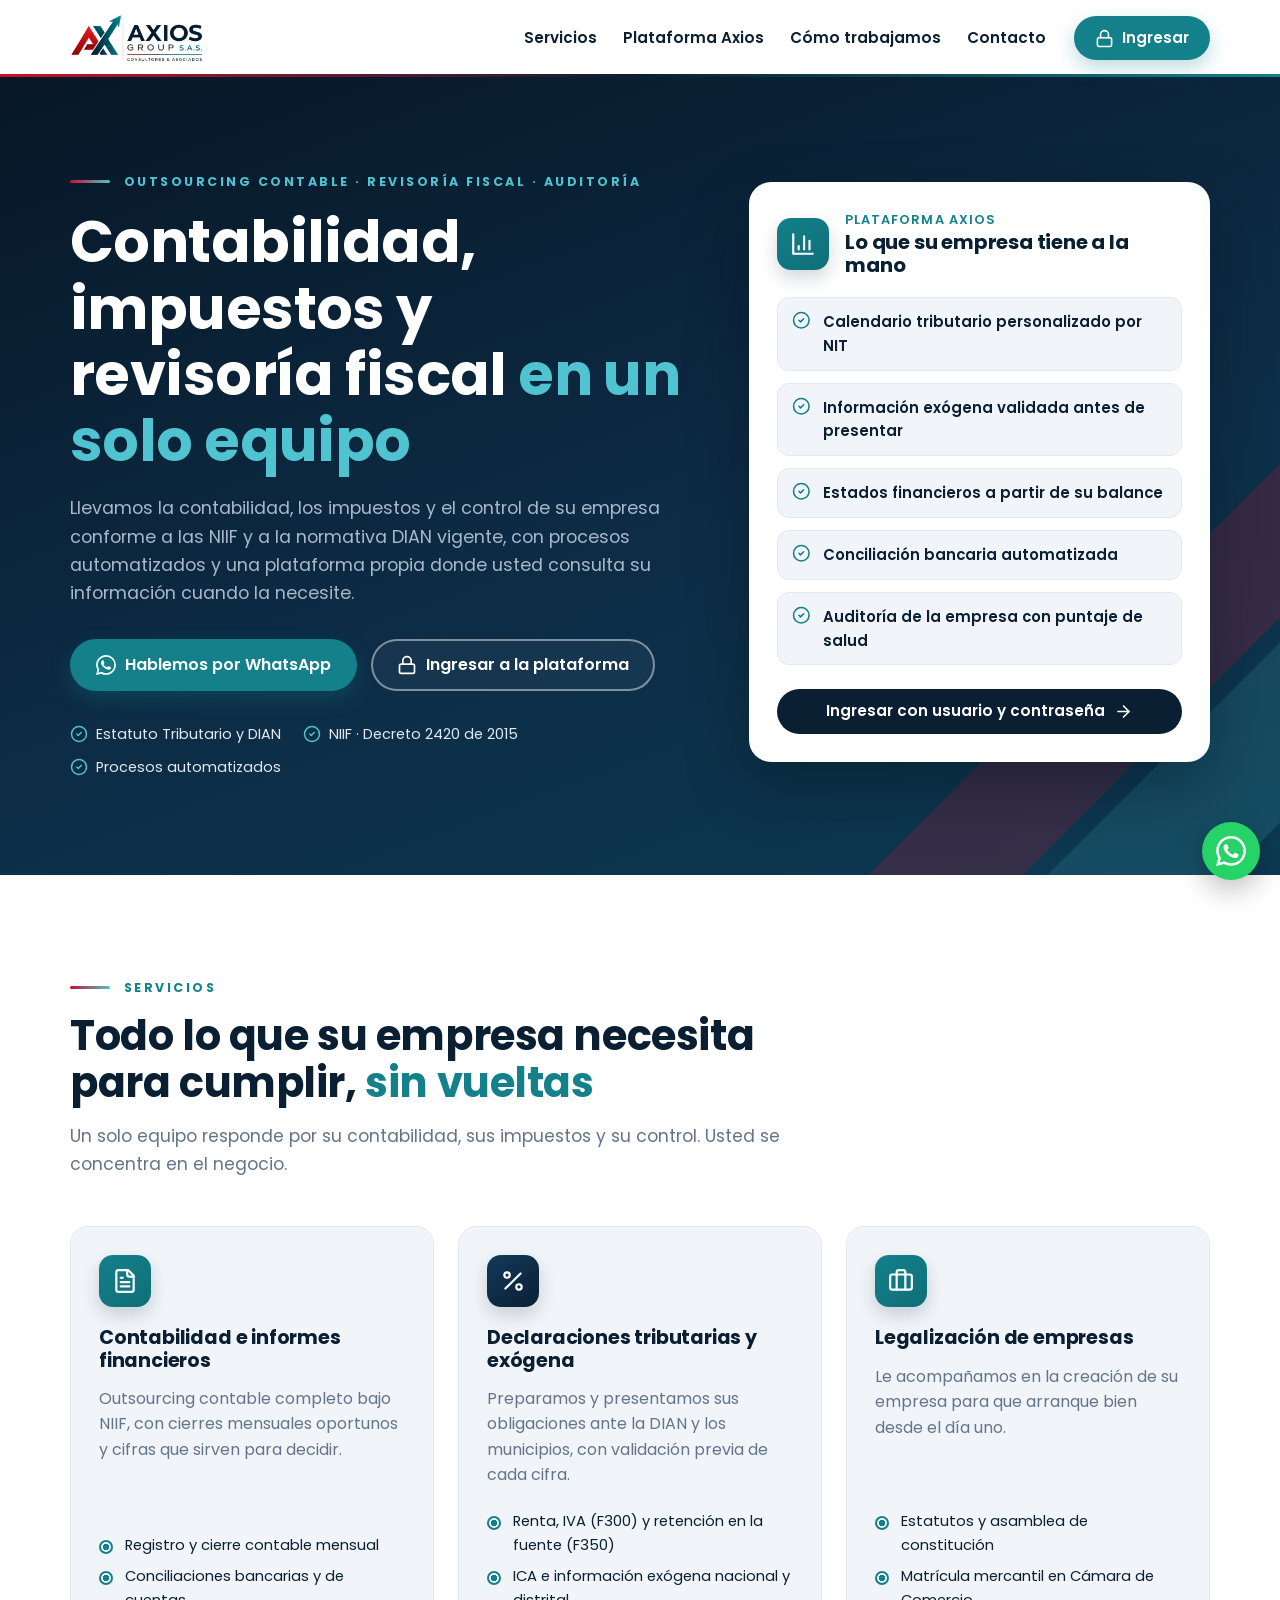
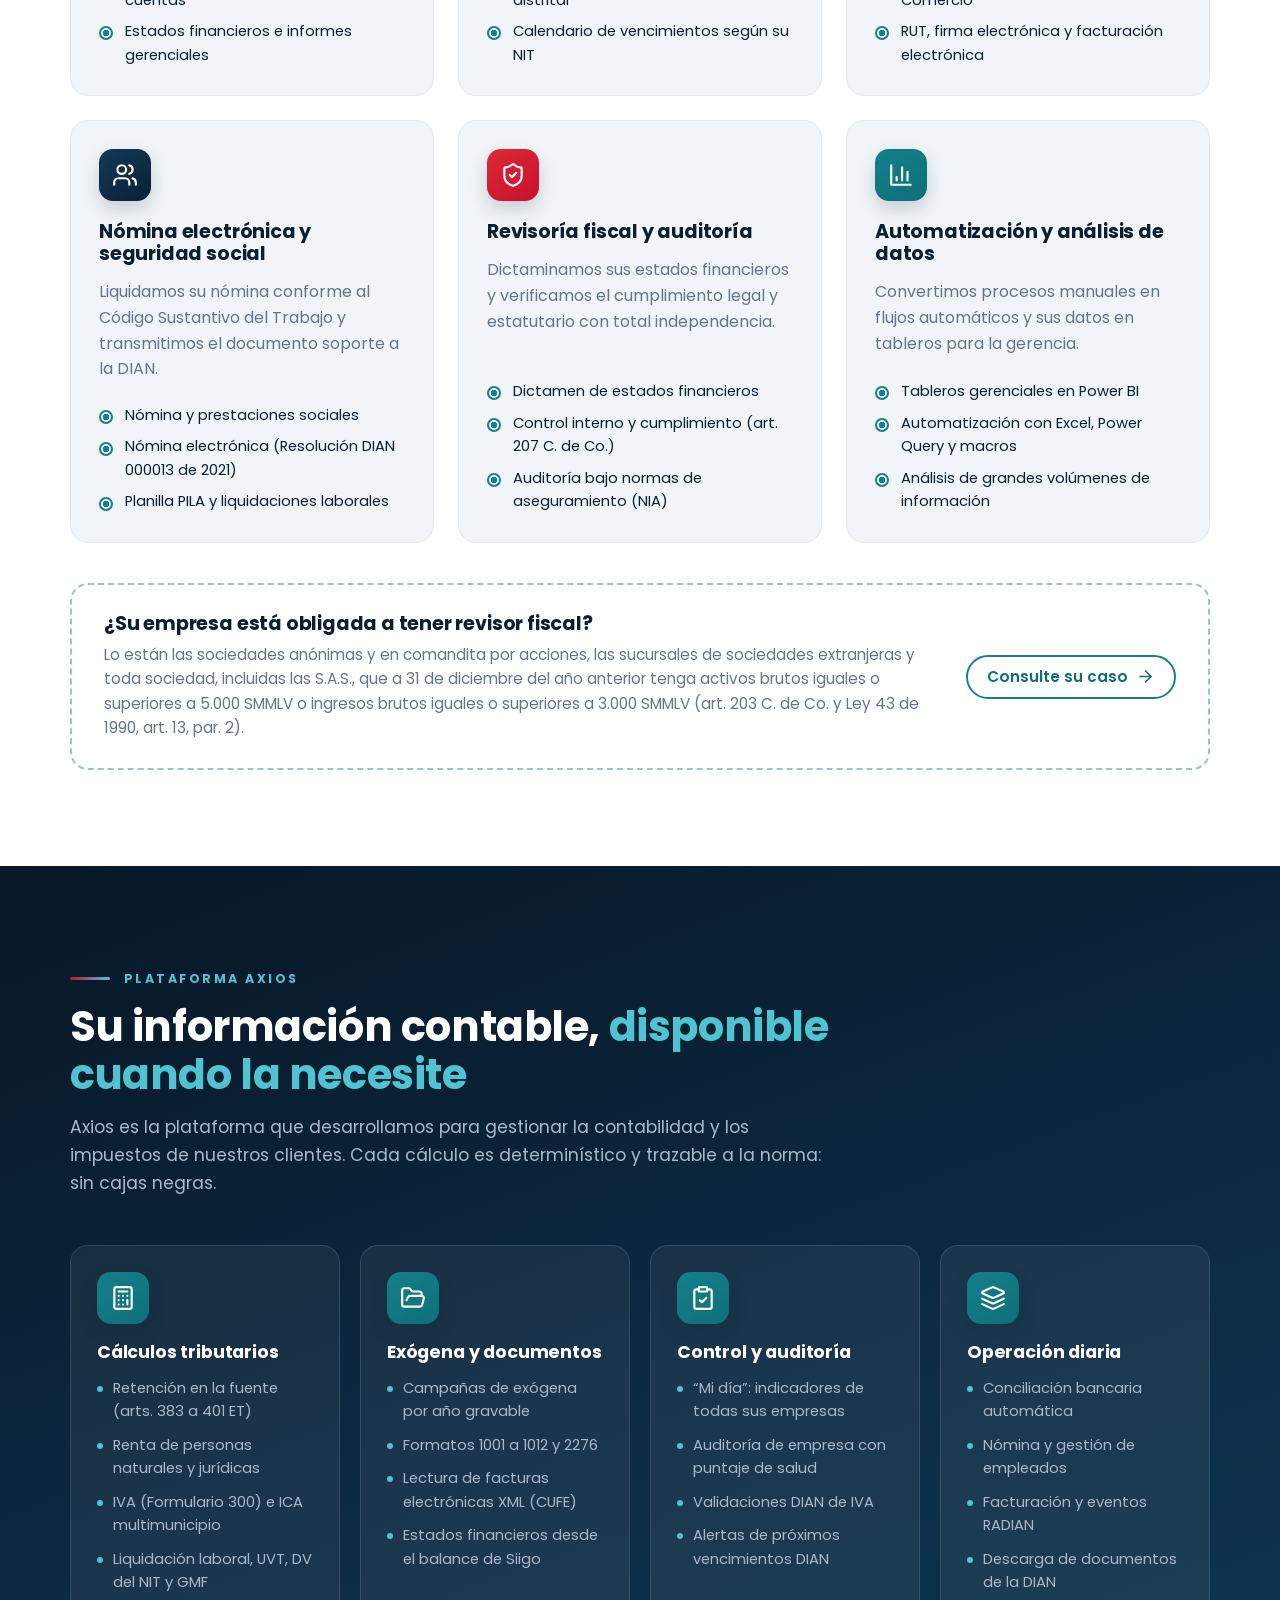
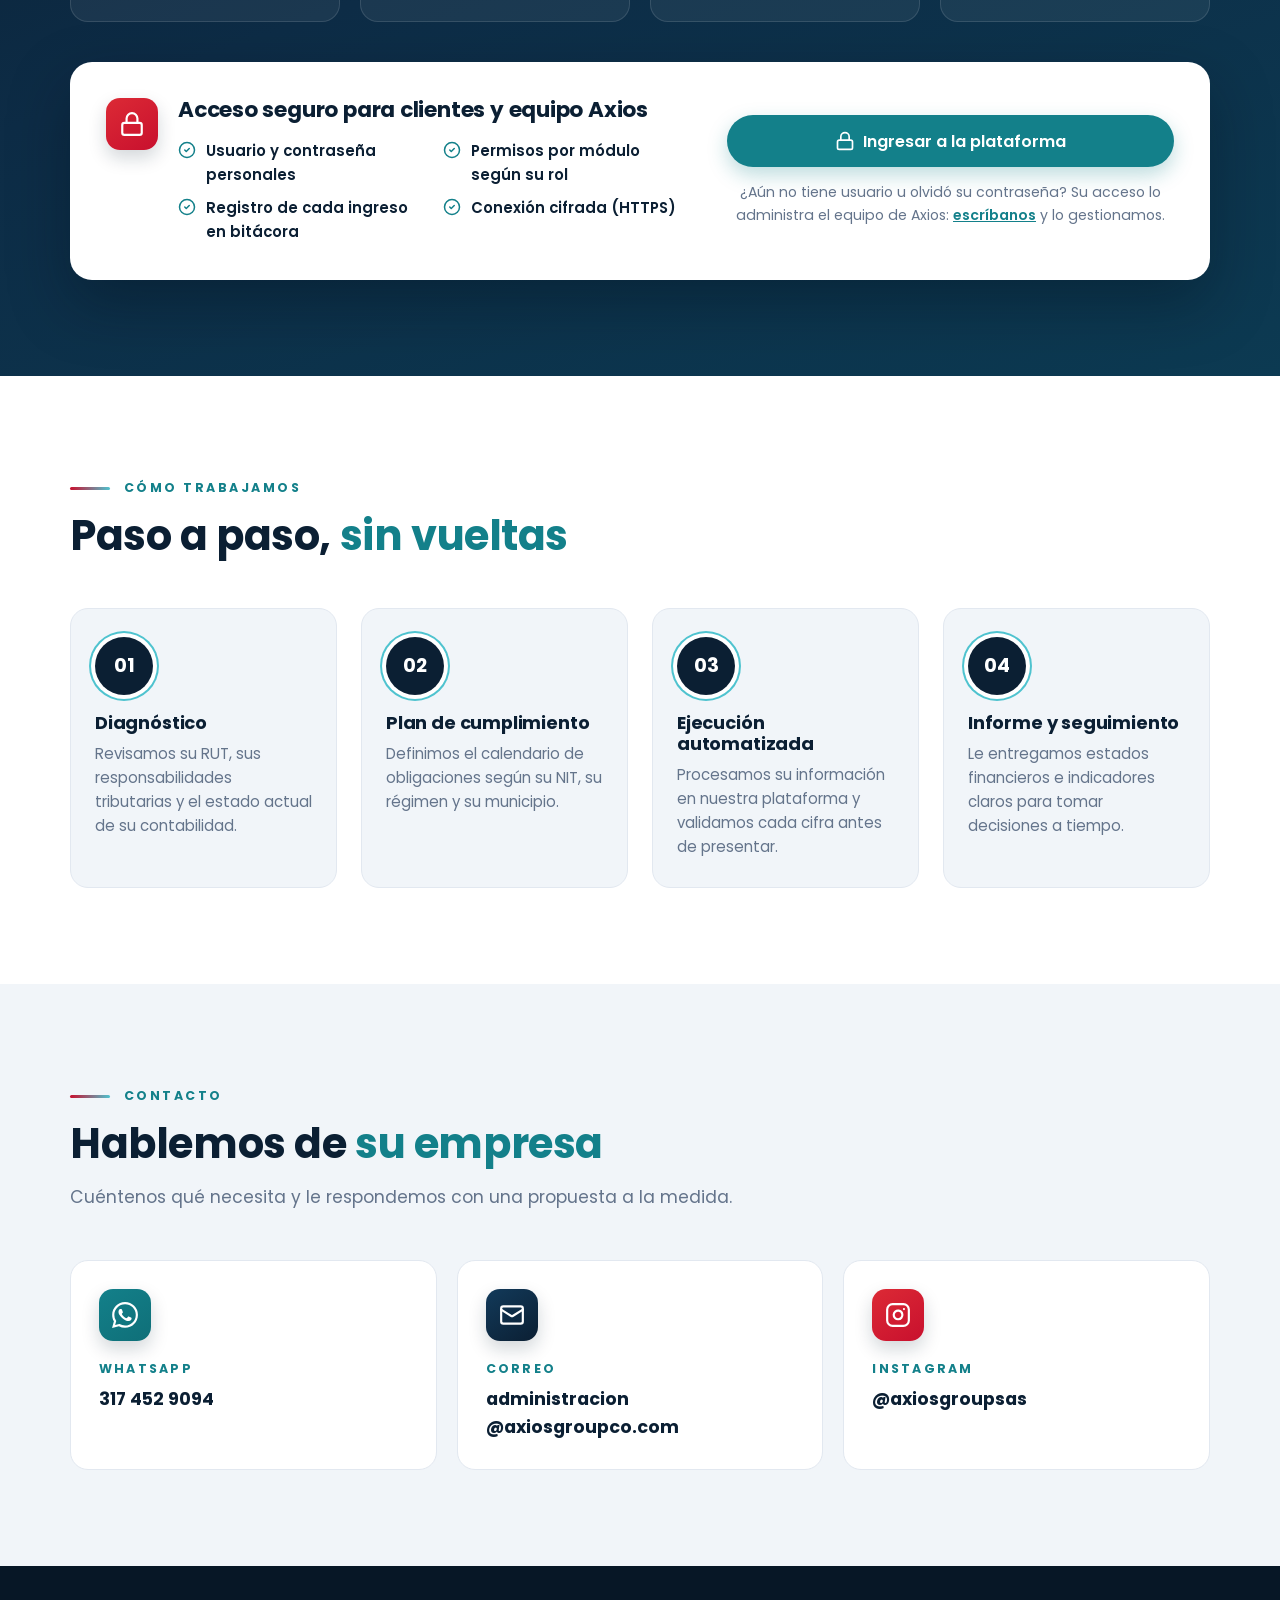
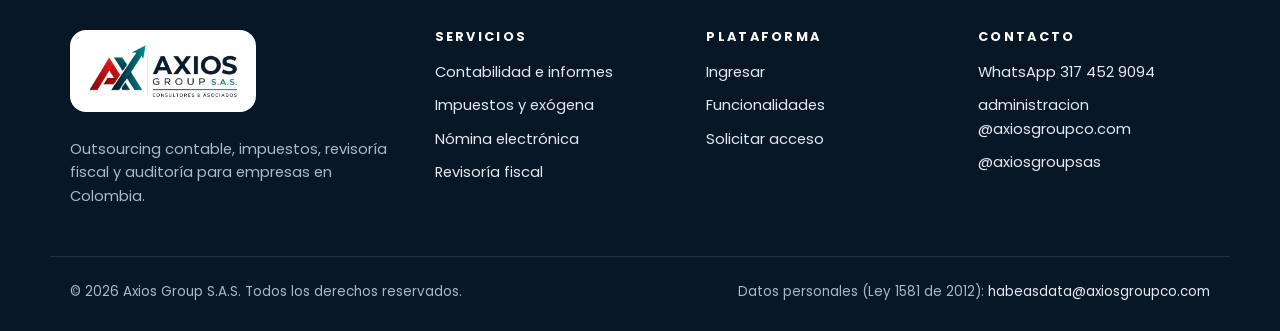
<file: index.html>
<!doctype html>
<html lang="es-CO">
<head>
  <meta charset="utf-8">
  <meta name="viewport" content="width=device-width, initial-scale=1">
  <meta http-equiv="Content-Security-Policy" content="default-src 'self'; img-src 'self' data:; style-src 'self'; font-src 'self'; script-src 'self'; connect-src 'self'; object-src 'none'; base-uri 'self'; form-action 'none'; upgrade-insecure-requests">
  <meta name="referrer" content="strict-origin-when-cross-origin">
  <title>Axios Group S.A.S. | Contabilidad, impuestos y revisoría fiscal</title>
  <meta name="description" content="Outsourcing contable, declaraciones tributarias, exógena, nómina electrónica, legalización de empresas, revisoría fiscal y auditoría en Colombia. Ingrese a la plataforma Axios con su usuario y contraseña.">
  <link rel="canonical" href="https://www.axiosgroupco.com/">
  <meta name="theme-color" content="#0b1f33">

  <meta property="og:type" content="website">
  <meta property="og:locale" content="es_CO">
  <meta property="og:site_name" content="Axios Group S.A.S.">
  <meta property="og:title" content="Axios Group S.A.S. | Contabilidad, impuestos y revisoría fiscal en un solo equipo">
  <meta property="og:description" content="Outsourcing contable, impuestos, nómina electrónica, revisoría fiscal y auditoría en Colombia, con una plataforma propia para nuestros clientes.">
  <meta property="og:url" content="https://www.axiosgroupco.com/">
  <meta property="og:image" content="https://www.axiosgroupco.com/assets/img/og-axios.png">
  <meta property="og:image:width" content="1200">
  <meta property="og:image:height" content="630">
  <meta name="twitter:card" content="summary_large_image">

  <link rel="icon" href="favicon.ico" sizes="any">
  <link rel="icon" type="image/png" href="assets/img/favicon-32.png" sizes="32x32">
  <link rel="apple-touch-icon" href="assets/img/apple-touch-icon.png">

  <link rel="preload" href="assets/fonts/poppins-700.woff2" as="font" type="font/woff2" crossorigin>
  <link rel="preload" href="assets/fonts/poppins-400.woff2" as="font" type="font/woff2" crossorigin>
  <link rel="stylesheet" href="assets/css/styles.css">
  <script src="assets/js/main.js" defer></script>

  <script type="application/ld+json">
  {
    "@context": "https://schema.org",
    "@type": "AccountingService",
    "name": "Axios Group S.A.S.",
    "alternateName": "Axios Group Consultores & Asociados",
    "url": "https://www.axiosgroupco.com/",
    "logo": "https://www.axiosgroupco.com/assets/img/logo-axios.png",
    "image": "https://www.axiosgroupco.com/assets/img/og-axios.png",
    "email": "administracion@axiosgroupco.com",
    "telephone": "+57 317 452 9094",
    "areaServed": { "@type": "Country", "name": "Colombia" },
    "sameAs": ["https://www.instagram.com/axiosgroupsas/"],
    "knowsAbout": ["Contabilidad NIIF", "Impuestos DIAN", "Información exógena", "Nómina electrónica", "Revisoría fiscal", "Auditoría"]
  }
  </script>
</head>
<body>
  <!-- Íconos (trazos estilo Lucide, licencia ISC) -->
  <svg class="sprite" aria-hidden="true" xmlns="http://www.w3.org/2000/svg">
    <symbol id="i-file" viewBox="0 0 24 24"><path d="M15 2H6a2 2 0 0 0-2 2v16a2 2 0 0 0 2 2h12a2 2 0 0 0 2-2V7Z"/><path d="M14 2v4a2 2 0 0 0 2 2h4"/><path d="M16 13H8"/><path d="M16 17H8"/><path d="M10 9H8"/></symbol>
    <symbol id="i-percent" viewBox="0 0 24 24"><path d="M19 5 5 19"/><circle cx="6.5" cy="6.5" r="2.5"/><circle cx="17.5" cy="17.5" r="2.5"/></symbol>
    <symbol id="i-briefcase" viewBox="0 0 24 24"><path d="M16 20V4a2 2 0 0 0-2-2h-4a2 2 0 0 0-2 2v16"/><rect width="20" height="14" x="2" y="6" rx="2"/></symbol>
    <symbol id="i-users" viewBox="0 0 24 24"><path d="M16 21v-2a4 4 0 0 0-4-4H6a4 4 0 0 0-4 4v2"/><circle cx="9" cy="7" r="4"/><path d="M22 21v-2a4 4 0 0 0-3-3.87"/><path d="M16 3.13a4 4 0 0 1 0 7.75"/></symbol>
    <symbol id="i-shield" viewBox="0 0 24 24"><path d="M20 13c0 5-3.5 7.5-7.66 8.95a1 1 0 0 1-.67-.01C7.5 20.5 4 18 4 13V6a1 1 0 0 1 1-1c2 0 4.5-1.2 6.24-2.72a1.17 1.17 0 0 1 1.52 0C14.51 3.81 17 5 19 5a1 1 0 0 1 1 1z"/><path d="m9 12 2 2 4-4"/></symbol>
    <symbol id="i-chart" viewBox="0 0 24 24"><path d="M3 3v18h18"/><path d="M18 17V9"/><path d="M13 17V5"/><path d="M8 17v-3"/></symbol>
    <symbol id="i-lock" viewBox="0 0 24 24"><rect width="18" height="11" x="3" y="11" rx="2"/><path d="M7 11V7a5 5 0 0 1 10 0v4"/></symbol>
    <symbol id="i-check" viewBox="0 0 24 24"><circle cx="12" cy="12" r="10"/><path d="m9 12 2 2 4-4"/></symbol>
    <symbol id="i-arrow" viewBox="0 0 24 24"><path d="M5 12h14"/><path d="m12 5 7 7-7 7"/></symbol>
    <symbol id="i-mail" viewBox="0 0 24 24"><rect width="20" height="16" x="2" y="4" rx="2"/><path d="m22 7-8.97 5.7a1.94 1.94 0 0 1-2.06 0L2 7"/></symbol>
    <symbol id="i-instagram" viewBox="0 0 24 24"><rect width="20" height="20" x="2" y="2" rx="5"/><path d="M16 11.37A4 4 0 1 1 12.63 8 4 4 0 0 1 16 11.37z"/><path d="M17.5 6.5h.01"/></symbol>
    <symbol id="i-menu" viewBox="0 0 24 24"><path d="M4 6h16"/><path d="M4 12h16"/><path d="M4 18h16"/></symbol>
    <symbol id="i-close" viewBox="0 0 24 24"><path d="M18 6 6 18"/><path d="m6 6 12 12"/></symbol>
    <symbol id="i-calculator" viewBox="0 0 24 24"><rect width="16" height="20" x="4" y="2" rx="2"/><path d="M8 6h8"/><path d="M16 14v4"/><path d="M16 10h.01"/><path d="M12 10h.01"/><path d="M8 10h.01"/><path d="M12 14h.01"/><path d="M8 14h.01"/><path d="M12 18h.01"/><path d="M8 18h.01"/></symbol>
    <symbol id="i-folder" viewBox="0 0 24 24"><path d="m6 14 1.5-2.9A2 2 0 0 1 9.24 10H20a2 2 0 0 1 1.94 2.5l-1.54 6a2 2 0 0 1-1.95 1.5H4a2 2 0 0 1-2-2V5a2 2 0 0 1 2-2h3.9a2 2 0 0 1 1.69.9l.81 1.2a2 2 0 0 0 1.67.9H18a2 2 0 0 1 2 2v2"/></symbol>
    <symbol id="i-clipboard" viewBox="0 0 24 24"><rect width="8" height="4" x="8" y="2" rx="1"/><path d="M16 4h2a2 2 0 0 1 2 2v14a2 2 0 0 1-2 2H6a2 2 0 0 1-2-2V6a2 2 0 0 1 2-2h2"/><path d="m9 14 2 2 4-4"/></symbol>
    <symbol id="i-layers" viewBox="0 0 24 24"><path d="M12.83 2.18a2 2 0 0 0-1.66 0L2.6 6.08a1 1 0 0 0 0 1.83l8.58 3.91a2 2 0 0 0 1.66 0l8.58-3.9a1 1 0 0 0 0-1.83Z"/><path d="m22 17.65-9.17 4.16a2 2 0 0 1-1.66 0L2 17.65"/><path d="m22 12.65-9.17 4.16a2 2 0 0 1-1.66 0L2 12.65"/></symbol>
    <symbol id="i-whatsapp" viewBox="0 0 24 24"><path fill="currentColor" stroke="none" d="M17.47 14.38c-.3-.15-1.76-.87-2.03-.97-.27-.1-.47-.15-.67.15-.2.3-.77.97-.94 1.16-.17.2-.35.22-.64.08-.3-.15-1.26-.46-2.39-1.48-.88-.79-1.48-1.76-1.65-2.06-.17-.3-.02-.46.13-.6.13-.14.3-.35.45-.52.15-.18.2-.3.3-.5.1-.2.05-.37-.03-.52-.07-.15-.67-1.61-.92-2.2-.24-.58-.49-.5-.67-.51h-.57c-.2 0-.52.07-.8.37-.27.3-1.04 1.02-1.04 2.48s1.07 2.88 1.21 3.07c.15.2 2.1 3.2 5.08 4.49.71.3 1.26.49 1.7.63.71.22 1.36.19 1.87.12.57-.09 1.76-.72 2-1.42.25-.69.25-1.29.18-1.41-.08-.13-.27-.2-.57-.35m-5.42 7.4h-.01a9.87 9.87 0 0 1-5.03-1.38l-.36-.21-3.74.98 1-3.65-.24-.37a9.86 9.86 0 0 1-1.51-5.26c0-5.45 4.44-9.88 9.89-9.88 2.64 0 5.12 1.03 6.99 2.9a9.83 9.83 0 0 1 2.89 6.99c0 5.45-4.44 9.88-9.88 9.88m8.41-18.3A11.82 11.82 0 0 0 12.05 0C5.5 0 .16 5.34.16 11.89c0 2.1.55 4.14 1.59 5.95L.06 24l6.3-1.65a11.88 11.88 0 0 0 5.68 1.45h.01c6.55 0 11.89-5.34 11.89-11.89a11.82 11.82 0 0 0-3.48-8.41Z"/></symbol>
  </svg>

  <a class="skip-link" href="#contenido">Saltar al contenido</a>

  <header class="site-header" data-header>
    <div class="container header-inner">
      <a class="brand" href="#inicio" aria-label="Axios Group S.A.S., ir al inicio">
        <img src="assets/img/logo-axios.png" alt="Axios Group S.A.S. Consultores &amp; Asociados" width="467" height="168">
      </a>

      <nav class="main-nav" id="menu-principal" aria-label="Principal" data-nav>
        <ul>
          <li><a href="#servicios">Servicios</a></li>
          <li><a href="#plataforma">Plataforma Axios</a></li>
          <li><a href="#metodo">Cómo trabajamos</a></li>
          <li><a href="#contacto">Contacto</a></li>
        </ul>
        <a class="btn btn-primary nav-login" href="https://app-axios.pages.dev/login">
          <svg class="icon" aria-hidden="true"><use href="#i-lock"/></svg>
          Ingresar
        </a>
      </nav>

      <button class="nav-toggle" type="button" aria-controls="menu-principal" aria-expanded="false" data-nav-toggle>
        <svg class="icon icon-open" aria-hidden="true"><use href="#i-menu"/></svg>
        <svg class="icon icon-close" aria-hidden="true"><use href="#i-close"/></svg>
        <span class="sr-only">Abrir menú</span>
      </button>
    </div>
  </header>

  <main id="contenido">
    <!-- INICIO -->
    <section class="hero" id="inicio">
      <div class="hero-arrow" aria-hidden="true"></div>
      <div class="container hero-grid">
        <div class="hero-copy">
          <p class="eyebrow eyebrow-light">Outsourcing contable · Revisoría fiscal · Auditoría</p>
          <h1>Contabilidad, impuestos y revisoría fiscal <span class="accent">en un solo equipo</span></h1>
          <p class="lead">Llevamos la contabilidad, los impuestos y el control de su empresa conforme a las NIIF y a la normativa DIAN vigente, con procesos automatizados y una plataforma propia donde usted consulta su información cuando la necesite.</p>
          <div class="hero-actions">
            <a class="btn btn-primary btn-lg" href="https://wa.me/573174529094?text=Hola%20Axios%20Group%2C%20quisiera%20informaci%C3%B3n%20sobre%20sus%20servicios." target="_blank" rel="noopener">
              <svg class="icon" aria-hidden="true"><use href="#i-whatsapp"/></svg>
              Hablemos por WhatsApp
            </a>
            <a class="btn btn-ghost btn-lg" href="https://app-axios.pages.dev/login">
              <svg class="icon" aria-hidden="true"><use href="#i-lock"/></svg>
              Ingresar a la plataforma
            </a>
          </div>
          <ul class="hero-trust">
            <li><svg class="icon" aria-hidden="true"><use href="#i-check"/></svg>Estatuto Tributario y DIAN</li>
            <li><svg class="icon" aria-hidden="true"><use href="#i-check"/></svg>NIIF · Decreto 2420 de 2015</li>
            <li><svg class="icon" aria-hidden="true"><use href="#i-check"/></svg>Procesos automatizados</li>
          </ul>
        </div>

        <aside class="hero-card" aria-labelledby="hero-card-title">
          <div class="hero-card-head">
            <span class="tile tile-teal"><svg class="icon" aria-hidden="true"><use href="#i-chart"/></svg></span>
            <div>
              <p class="hero-card-kicker">Plataforma Axios</p>
              <h2 id="hero-card-title">Lo que su empresa tiene a la mano</h2>
            </div>
          </div>
          <ul class="checklist">
            <li><svg class="icon" aria-hidden="true"><use href="#i-check"/></svg>Calendario tributario personalizado por NIT</li>
            <li><svg class="icon" aria-hidden="true"><use href="#i-check"/></svg>Información exógena validada antes de presentar</li>
            <li><svg class="icon" aria-hidden="true"><use href="#i-check"/></svg>Estados financieros a partir de su balance</li>
            <li><svg class="icon" aria-hidden="true"><use href="#i-check"/></svg>Conciliación bancaria automatizada</li>
            <li><svg class="icon" aria-hidden="true"><use href="#i-check"/></svg>Auditoría de la empresa con puntaje de salud</li>
          </ul>
          <a class="btn btn-dark btn-block" href="https://app-axios.pages.dev/login">
            Ingresar con usuario y contraseña
            <svg class="icon" aria-hidden="true"><use href="#i-arrow"/></svg>
          </a>
        </aside>
      </div>
    </section>

    <!-- SERVICIOS -->
    <section class="section" id="servicios" aria-labelledby="servicios-title">
      <div class="container">
        <div class="section-head">
          <p class="eyebrow">Servicios</p>
          <h2 id="servicios-title">Todo lo que su empresa necesita para cumplir, <span class="accent-teal">sin vueltas</span></h2>
          <p class="section-lead">Un solo equipo responde por su contabilidad, sus impuestos y su control. Usted se concentra en el negocio.</p>
        </div>

        <div class="cards">
          <article class="card">
            <span class="tile tile-teal"><svg class="icon" aria-hidden="true"><use href="#i-file"/></svg></span>
            <h3>Contabilidad e informes financieros</h3>
            <p>Outsourcing contable completo bajo NIIF, con cierres mensuales oportunos y cifras que sirven para decidir.</p>
            <ul class="ticks">
              <li>Registro y cierre contable mensual</li>
              <li>Conciliaciones bancarias y de cuentas</li>
              <li>Estados financieros e informes gerenciales</li>
            </ul>
          </article>

          <article class="card">
            <span class="tile tile-navy"><svg class="icon" aria-hidden="true"><use href="#i-percent"/></svg></span>
            <h3>Declaraciones tributarias y exógena</h3>
            <p>Preparamos y presentamos sus obligaciones ante la DIAN y los municipios, con validación previa de cada cifra.</p>
            <ul class="ticks">
              <li>Renta, IVA (F300) y retención en la fuente (F350)</li>
              <li>ICA e información exógena nacional y distrital</li>
              <li>Calendario de vencimientos según su NIT</li>
            </ul>
          </article>

          <article class="card">
            <span class="tile tile-teal"><svg class="icon" aria-hidden="true"><use href="#i-briefcase"/></svg></span>
            <h3>Legalización de empresas</h3>
            <p>Le acompañamos en la creación de su empresa para que arranque bien desde el día uno.</p>
            <ul class="ticks">
              <li>Estatutos y asamblea de constitución</li>
              <li>Matrícula mercantil en Cámara de Comercio</li>
              <li>RUT, firma electrónica y facturación electrónica</li>
            </ul>
          </article>

          <article class="card">
            <span class="tile tile-navy"><svg class="icon" aria-hidden="true"><use href="#i-users"/></svg></span>
            <h3>Nómina electrónica y seguridad social</h3>
            <p>Liquidamos su nómina conforme al Código Sustantivo del Trabajo y transmitimos el documento soporte a la DIAN.</p>
            <ul class="ticks">
              <li>Nómina y prestaciones sociales</li>
              <li>Nómina electrónica (Resolución DIAN 000013 de 2021)</li>
              <li>Planilla PILA y liquidaciones laborales</li>
            </ul>
          </article>

          <article class="card">
            <span class="tile tile-red"><svg class="icon" aria-hidden="true"><use href="#i-shield"/></svg></span>
            <h3>Revisoría fiscal y auditoría</h3>
            <p>Dictaminamos sus estados financieros y verificamos el cumplimiento legal y estatutario con total independencia.</p>
            <ul class="ticks">
              <li>Dictamen de estados financieros</li>
              <li>Control interno y cumplimiento (art. 207 C. de Co.)</li>
              <li>Auditoría bajo normas de aseguramiento (NIA)</li>
            </ul>
          </article>

          <article class="card">
            <span class="tile tile-teal"><svg class="icon" aria-hidden="true"><use href="#i-chart"/></svg></span>
            <h3>Automatización y análisis de datos</h3>
            <p>Convertimos procesos manuales en flujos automáticos y sus datos en tableros para la gerencia.</p>
            <ul class="ticks">
              <li>Tableros gerenciales en Power BI</li>
              <li>Automatización con Excel, Power Query y macros</li>
              <li>Análisis de grandes volúmenes de información</li>
            </ul>
          </article>
        </div>

        <div class="callout">
          <div>
            <h3>¿Su empresa está obligada a tener revisor fiscal?</h3>
            <p>Lo están las sociedades anónimas y en comandita por acciones, las sucursales de sociedades extranjeras y toda sociedad, incluidas las S.A.S., que a 31 de diciembre del año anterior tenga activos brutos iguales o superiores a 5.000 SMMLV o ingresos brutos iguales o superiores a 3.000 SMMLV (art. 203 C. de Co. y Ley 43 de 1990, art. 13, par. 2).</p>
          </div>
          <a class="btn btn-outline" href="https://wa.me/573174529094?text=Hola%20Axios%20Group%2C%20quisiera%20saber%20si%20mi%20empresa%20necesita%20revisor%20fiscal." target="_blank" rel="noopener">
            Consulte su caso
            <svg class="icon" aria-hidden="true"><use href="#i-arrow"/></svg>
          </a>
        </div>
      </div>
    </section>

    <!-- PLATAFORMA -->
    <section class="section section-dark" id="plataforma" aria-labelledby="plataforma-title">
      <div class="container">
        <div class="section-head">
          <p class="eyebrow eyebrow-light">Plataforma Axios</p>
          <h2 id="plataforma-title">Su información contable, <span class="accent">disponible cuando la necesite</span></h2>
          <p class="section-lead">Axios es la plataforma que desarrollamos para gestionar la contabilidad y los impuestos de nuestros clientes. Cada cálculo es determinístico y trazable a la norma: sin cajas negras.</p>
        </div>

        <div class="modules">
          <article class="module">
            <span class="tile tile-teal"><svg class="icon" aria-hidden="true"><use href="#i-calculator"/></svg></span>
            <h3>Cálculos tributarios</h3>
            <ul>
              <li>Retención en la fuente (arts. 383 a 401 ET)</li>
              <li>Renta de personas naturales y jurídicas</li>
              <li>IVA (Formulario 300) e ICA multimunicipio</li>
              <li>Liquidación laboral, UVT, DV del NIT y GMF</li>
            </ul>
          </article>
          <article class="module">
            <span class="tile tile-teal"><svg class="icon" aria-hidden="true"><use href="#i-folder"/></svg></span>
            <h3>Exógena y documentos</h3>
            <ul>
              <li>Campañas de exógena por año gravable</li>
              <li>Formatos 1001 a 1012 y 2276</li>
              <li>Lectura de facturas electrónicas XML (CUFE)</li>
              <li>Estados financieros desde el balance de Siigo</li>
            </ul>
          </article>
          <article class="module">
            <span class="tile tile-teal"><svg class="icon" aria-hidden="true"><use href="#i-clipboard"/></svg></span>
            <h3>Control y auditoría</h3>
            <ul>
              <li>“Mi día”: indicadores de todas sus empresas</li>
              <li>Auditoría de empresa con puntaje de salud</li>
              <li>Validaciones DIAN de IVA</li>
              <li>Alertas de próximos vencimientos DIAN</li>
            </ul>
          </article>
          <article class="module">
            <span class="tile tile-teal"><svg class="icon" aria-hidden="true"><use href="#i-layers"/></svg></span>
            <h3>Operación diaria</h3>
            <ul>
              <li>Conciliación bancaria automática</li>
              <li>Nómina y gestión de empleados</li>
              <li>Facturación y eventos RADIAN</li>
              <li>Descarga de documentos de la DIAN</li>
            </ul>
          </article>
        </div>

        <div class="access" id="ingresar">
          <div class="access-copy">
            <span class="tile tile-red"><svg class="icon" aria-hidden="true"><use href="#i-lock"/></svg></span>
            <div>
              <h3>Acceso seguro para clientes y equipo Axios</h3>
              <ul class="access-list">
                <li><svg class="icon" aria-hidden="true"><use href="#i-check"/></svg>Usuario y contraseña personales</li>
                <li><svg class="icon" aria-hidden="true"><use href="#i-check"/></svg>Permisos por módulo según su rol</li>
                <li><svg class="icon" aria-hidden="true"><use href="#i-check"/></svg>Registro de cada ingreso en bitácora</li>
                <li><svg class="icon" aria-hidden="true"><use href="#i-check"/></svg>Conexión cifrada (HTTPS)</li>
              </ul>
            </div>
          </div>
          <div class="access-cta">
            <a class="btn btn-primary btn-lg btn-block" href="https://app-axios.pages.dev/login">
              <svg class="icon" aria-hidden="true"><use href="#i-lock"/></svg>
              Ingresar a la plataforma
            </a>
            <p>¿Aún no tiene usuario u olvidó su contraseña? Su acceso lo administra el equipo de Axios: <a href="mailto:administracion@axiosgroupco.com?subject=Acceso%20a%20la%20plataforma%20Axios">escríbanos</a> y lo gestionamos.</p>
          </div>
        </div>
      </div>
    </section>

    <!-- MÉTODO -->
    <section class="section" id="metodo" aria-labelledby="metodo-title">
      <div class="container">
        <div class="section-head">
          <p class="eyebrow">Cómo trabajamos</p>
          <h2 id="metodo-title">Paso a paso, <span class="accent-teal">sin vueltas</span></h2>
        </div>
        <ol class="steps">
          <li class="step">
            <span class="step-num">01</span>
            <h3>Diagnóstico</h3>
            <p>Revisamos su RUT, sus responsabilidades tributarias y el estado actual de su contabilidad.</p>
          </li>
          <li class="step">
            <span class="step-num">02</span>
            <h3>Plan de cumplimiento</h3>
            <p>Definimos el calendario de obligaciones según su NIT, su régimen y su municipio.</p>
          </li>
          <li class="step">
            <span class="step-num">03</span>
            <h3>Ejecución automatizada</h3>
            <p>Procesamos su información en nuestra plataforma y validamos cada cifra antes de presentar.</p>
          </li>
          <li class="step">
            <span class="step-num">04</span>
            <h3>Informe y seguimiento</h3>
            <p>Le entregamos estados financieros e indicadores claros para tomar decisiones a tiempo.</p>
          </li>
        </ol>
      </div>
    </section>

    <!-- CONTACTO -->
    <section class="section section-soft" id="contacto" aria-labelledby="contacto-title">
      <div class="container">
        <div class="section-head">
          <p class="eyebrow">Contacto</p>
          <h2 id="contacto-title">Hablemos de <span class="accent-teal">su empresa</span></h2>
          <p class="section-lead">Cuéntenos qué necesita y le respondemos con una propuesta a la medida.</p>
        </div>
        <div class="contact-grid">
          <a class="contact-card" href="https://wa.me/573174529094?text=Hola%20Axios%20Group%2C%20quisiera%20informaci%C3%B3n%20sobre%20sus%20servicios." target="_blank" rel="noopener">
            <span class="tile tile-teal"><svg class="icon" aria-hidden="true"><use href="#i-whatsapp"/></svg></span>
            <span class="contact-label">WhatsApp</span>
            <span class="contact-value">317 452 9094</span>
          </a>
          <a class="contact-card" href="mailto:administracion@axiosgroupco.com">
            <span class="tile tile-navy"><svg class="icon" aria-hidden="true"><use href="#i-mail"/></svg></span>
            <span class="contact-label">Correo</span>
            <span class="contact-value">administracion<wbr>@axiosgroupco.com</span>
          </a>
          <a class="contact-card" href="https://www.instagram.com/axiosgroupsas/" target="_blank" rel="noopener">
            <span class="tile tile-red"><svg class="icon" aria-hidden="true"><use href="#i-instagram"/></svg></span>
            <span class="contact-label">Instagram</span>
            <span class="contact-value">@axiosgroupsas</span>
          </a>
        </div>
      </div>
    </section>
  </main>

  <footer class="site-footer">
    <div class="container footer-grid">
      <div class="footer-brand">
        <span class="logo-card"><img src="assets/img/logo-axios.png" alt="Axios Group S.A.S." width="467" height="168" loading="lazy"></span>
        <p>Outsourcing contable, impuestos, revisoría fiscal y auditoría para empresas en Colombia.</p>
      </div>
      <nav aria-label="Servicios">
        <h2>Servicios</h2>
        <ul>
          <li><a href="#servicios">Contabilidad e informes</a></li>
          <li><a href="#servicios">Impuestos y exógena</a></li>
          <li><a href="#servicios">Nómina electrónica</a></li>
          <li><a href="#servicios">Revisoría fiscal</a></li>
        </ul>
      </nav>
      <nav aria-label="Plataforma">
        <h2>Plataforma</h2>
        <ul>
          <li><a href="https://app-axios.pages.dev/login">Ingresar</a></li>
          <li><a href="#plataforma">Funcionalidades</a></li>
          <li><a href="mailto:administracion@axiosgroupco.com?subject=Acceso%20a%20la%20plataforma%20Axios">Solicitar acceso</a></li>
        </ul>
      </nav>
      <div>
        <h2>Contacto</h2>
        <ul>
          <li><a href="https://wa.me/573174529094" target="_blank" rel="noopener">WhatsApp 317 452 9094</a></li>
          <li><a href="mailto:administracion@axiosgroupco.com">administracion<wbr>@axiosgroupco.com</a></li>
          <li><a href="https://www.instagram.com/axiosgroupsas/" target="_blank" rel="noopener">@axiosgroupsas</a></li>
        </ul>
      </div>
    </div>
    <div class="container footer-bottom">
      <p>© <span data-year>2026</span> Axios Group S.A.S. Todos los derechos reservados.</p>
      <p>Datos personales (Ley 1581 de 2012): <a href="mailto:habeasdata@axiosgroupco.com">habeasdata@axiosgroupco.com</a></p>
    </div>
  </footer>

  <a class="wa-float" href="https://wa.me/573174529094?text=Hola%20Axios%20Group%2C%20quisiera%20informaci%C3%B3n%20sobre%20sus%20servicios." target="_blank" rel="noopener" aria-label="Escríbanos por WhatsApp">
    <svg class="icon" aria-hidden="true"><use href="#i-whatsapp"/></svg>
  </a>
</body>
</html>
</file>
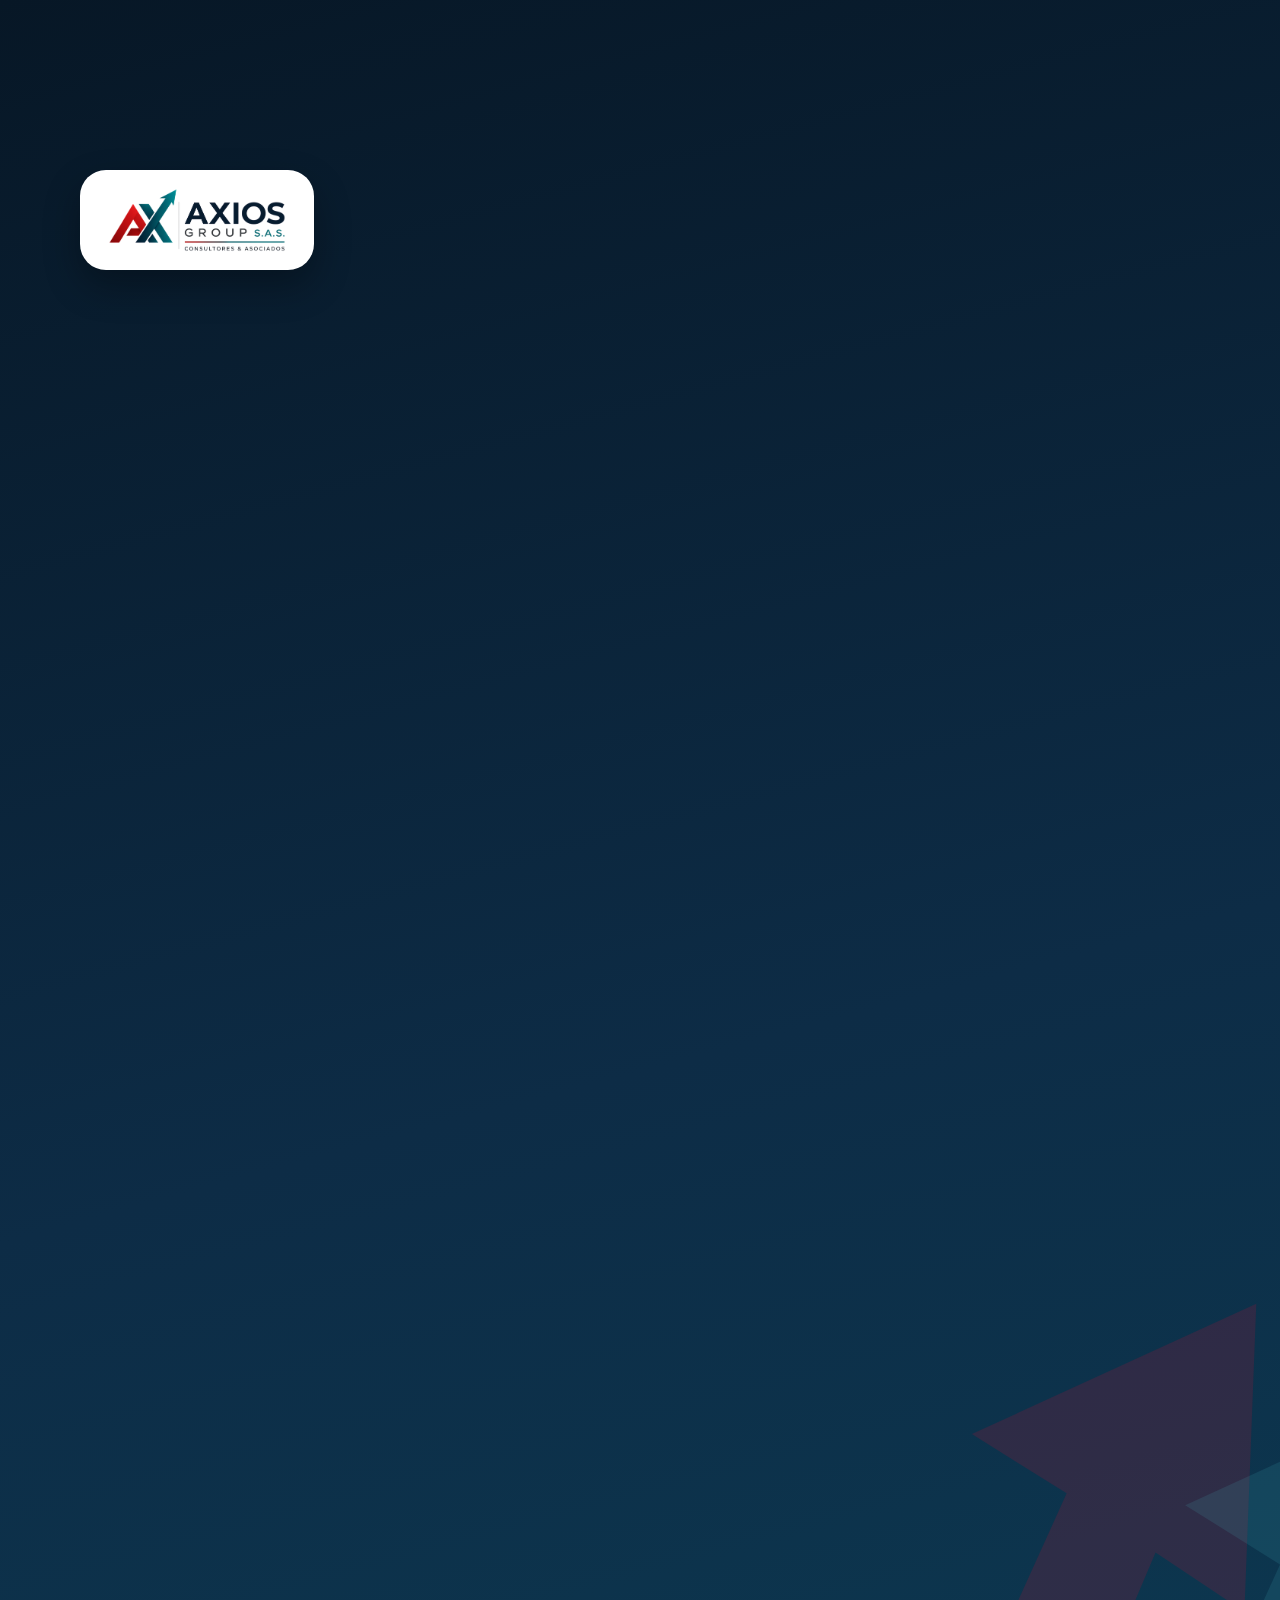
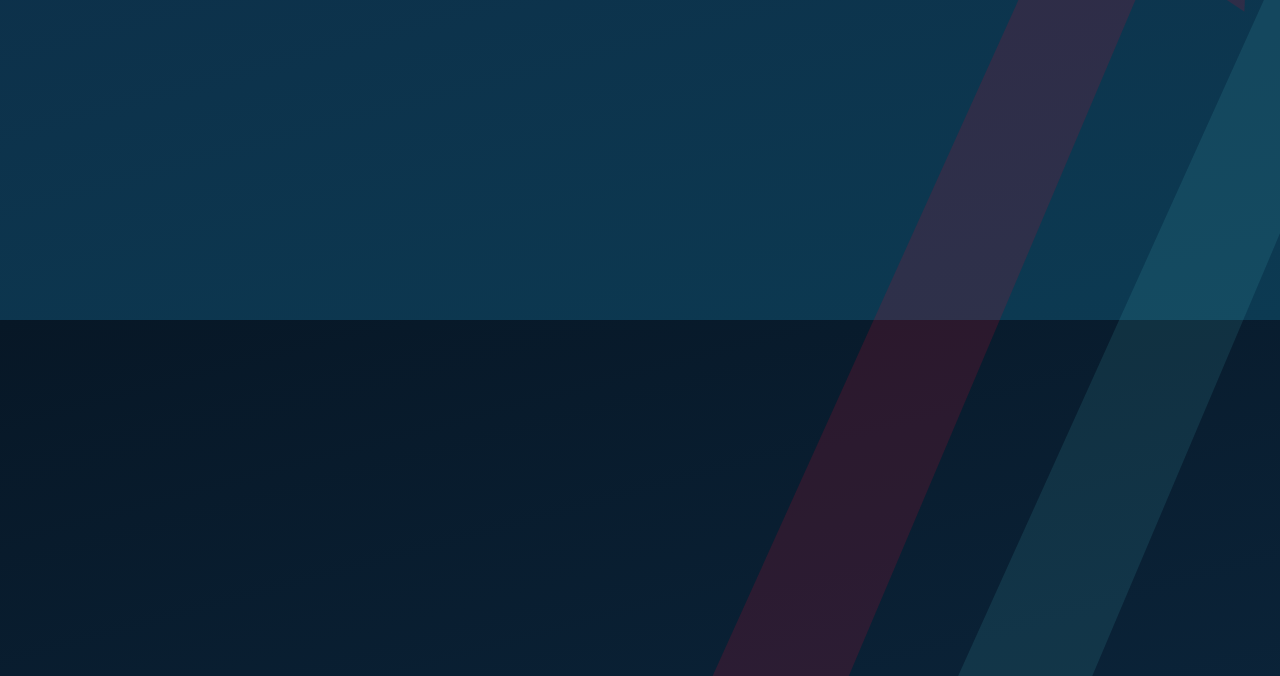
<file: lote2/fuente/renta-2027-video.html>
<!doctype html>
<html lang="es">
<head>
<meta charset="utf-8">
<title>Video: ¿Le toca declarar renta en 2027?</title>
<style>
  @font-face { font-family: "Poppins"; src: url("../../web/assets/fonts/poppins-400.woff2") format("woff2"); font-weight: 400; }
  @font-face { font-family: "Poppins"; src: url("../../web/assets/fonts/poppins-600.woff2") format("woff2"); font-weight: 600; }
  @font-face { font-family: "Poppins"; src: url("../../web/assets/fonts/poppins-700.woff2") format("woff2"); font-weight: 700; }
  :root {
    --navy-950: #071726; --navy-800: #0d2c46; --teal-600: #13808a; --teal-300: #4fc3cf;
    --red-600: #c8102e; --on-dark: #e2e8f0; --on-dark-muted: #a9b8c9;
  }
  * { box-sizing: border-box; margin: 0; padding: 0; }
  body { width: 1080px; height: 1920px; overflow: hidden; font-family: "Poppins", sans-serif; color: #fff;
         background: linear-gradient(165deg, var(--navy-950) 0%, var(--navy-800) 55%, #0c3a52 100%); }
  #bg { position: absolute; inset: 0; }
  #bar { position: absolute; top: 0; left: 0; height: 10px; width: 0; background: linear-gradient(90deg, var(--red-600), var(--teal-300)); }
  .logo { position: absolute; left: 80px; top: 170px; background: #fff; border-radius: 26px; padding: 18px 28px; box-shadow: 0 16px 36px rgba(0,0,0,.3); }
  .logo img { height: 64px; display: block; }
  .a { position: absolute; left: 80px; right: 140px; opacity: 0; will-change: transform, opacity; }
  .eyebrow { font-size: 32px; font-weight: 700; letter-spacing: .22em; color: var(--teal-300); display: flex; gap: 22px; align-items: center; }
  .eyebrow::before { content: ""; width: 70px; height: 6px; border-radius: 3px; background: linear-gradient(90deg, var(--red-600), var(--teal-300)); }
  .big { font-size: 150px; font-weight: 700; line-height: 1.02; letter-spacing: -0.025em; }
  .mid { font-size: 64px; font-weight: 700; line-height: 1.15; letter-spacing: -0.01em; }
  .lbl { font-size: 40px; font-weight: 700; letter-spacing: .14em; color: var(--teal-300); }
  .num { font-size: 136px; font-weight: 700; letter-spacing: -0.03em; color: #fff; }
  .chip { display: inline-block; font-size: 38px; font-weight: 600; padding: 14px 30px; border-radius: 40px; background: rgba(79,195,207,.16); border: 2px solid rgba(79,195,207,.5); color: #dff6f8; }
  .sub { font-size: 44px; line-height: 1.4; color: var(--on-dark); }
  .note { font-size: 28px; line-height: 1.4; color: var(--on-dark-muted); }
  .teal { color: var(--teal-300); }
  .item { display: flex; align-items: center; gap: 30px; background: rgba(255,255,255,.07); border: 2px solid rgba(255,255,255,.14); border-radius: 28px; padding: 28px 34px; }
  .item .dot { flex: none; width: 74px; height: 74px; border-radius: 50%; background: var(--teal-600); display: grid; place-items: center; font-size: 36px; font-weight: 700; }
  .item.red .dot { background: var(--red-600); }
  .item h3 { font-size: 46px; font-weight: 700; line-height: 1.15; }
  .uno { font-size: 330px; font-weight: 700; line-height: 1; letter-spacing: -0.04em; color: var(--teal-300); transform-origin: left center; }
  .card { background: #fff; color: #0b1f33; border-radius: 34px; padding: 42px 46px; box-shadow: 0 24px 60px rgba(0,0,0,.35); }
  .card .k { font-size: 30px; font-weight: 600; letter-spacing: .16em; color: #64748b; }
  .card .v { font-size: 84px; font-weight: 700; letter-spacing: -0.01em; line-height: 1.15; }
  .card .kw { display: inline-block; background: var(--teal-600); color: #fff; border-radius: 18px; padding: 6px 22px; }
</style>
</head>
<body>
<svg id="bg" viewBox="0 0 1080 1920" preserveAspectRatio="none">
  <g id="arrows">
    <path d="M520 2100 L900 1260 L820 1210 L1060 1100 L1050 1360 L975 1310 L640 2100 Z" fill="#c8102e" fill-opacity=".18"/>
    <path d="M700 2160 L1080 1320 L1000 1270 L1240 1160 L1230 1420 L1155 1370 L820 2160 Z" fill="#4fc3cf" fill-opacity=".12"/>
  </g>
</svg>
<div id="bar"></div>
<div class="logo"><img src="../../web/assets/img/logo-axios.png" alt=""></div>

<!-- Escena 1 · gancho -->
<div class="a eyebrow" style="top:470px" data-in="0.1" data-out="3.2">RENTA · AÑO GRAVABLE 2026</div>
<div class="a big" style="top:560px" data-in="0.25" data-out="3.2">¿Le toca</div>
<div class="a big teal" style="top:713px" data-in="0.5" data-out="3.2">declarar</div>
<div class="a big teal" style="top:866px" data-in="0.7" data-out="3.2">renta</div>
<div class="a big" style="top:1019px" data-in="0.9" data-out="3.2">en 2027?</div>
<div class="a sub" style="top:1230px" data-in="1.4" data-out="3.2">Se define con lo que pase con su dinero hasta el 31 de diciembre de 2026.</div>

<!-- Escena 2 · patrimonio -->
<div class="a lbl" style="top:520px" data-in="3.4" data-out="7.4">SI SU PATRIMONIO BRUTO</div>
<div class="a mid" style="top:590px" data-in="3.55" data-out="7.4">supera</div>
<div class="a num" style="top:680px" data-in="3.6" data-out="7.4"><span data-count="235683000" data-start="3.6" data-dur="1.3">$0</span></div>
<div class="a" style="top:880px" data-in="4.4" data-out="7.4"><span class="chip">4.500 UVT · a 31-dic-2026</span></div>
<div class="a sub" style="top:1010px" data-in="5.0" data-out="7.4">Las deudas no se restan: casa, carro y ahorros suman completos.</div>

<!-- Escena 3 · ingresos -->
<div class="a lbl" style="top:520px" data-in="7.6" data-out="11.4">O SI SUS INGRESOS BRUTOS</div>
<div class="a mid" style="top:590px" data-in="7.75" data-out="11.4">llegan a</div>
<div class="a num" style="top:680px" data-in="7.8" data-out="11.4"><span data-count="73323600" data-start="7.8" data-dur="1.2">$0</span></div>
<div class="a" style="top:880px" data-in="8.6" data-out="11.4"><span class="chip">1.400 UVT · en todo 2026</span></div>
<div class="a sub" style="top:1010px" data-in="9.2" data-out="11.4">Salario, honorarios, arriendos, ventas e intereses: todo suma.</div>

<div class="a note" style="top:1330px" data-in="3.4" data-out="11.4">UVT 2026: $52.374 · Resolución DIAN 000238 de 2025</div>

<!-- Escena 4 · movimientos -->
<div class="a mid" style="top:440px" data-in="11.6" data-out="15.8">También le obliga pasar de <span class="teal">$73.323.600</span> en:</div>
<div class="a item" style="top:650px" data-in="12.0" data-out="15.8" data-from="left"><div class="dot">1</div><h3>Tarjeta de crédito</h3></div>
<div class="a item" style="top:810px" data-in="12.35" data-out="15.8" data-from="left"><div class="dot">2</div><h3>Compras y consumos</h3></div>
<div class="a item" style="top:970px" data-in="12.7" data-out="15.8" data-from="left"><div class="dot">3</div><h3>Consignaciones e inversiones</h3></div>
<div class="a item red" style="top:1150px" data-in="13.2" data-out="15.8" data-from="left"><div class="dot">!</div><h3>O ser responsable de IVA</h3></div>

<!-- Escena 5 · basta con uno -->
<div class="a mid" style="top:500px" data-in="16.0" data-out="18.2">Basta con</div>
<div class="a uno" style="top:590px" data-in="16.2" data-out="18.2" data-from="scale">UNO</div>
<div class="a mid" style="top:930px" data-in="16.5" data-out="18.2">para quedar obligado.</div>
<div class="a sub" style="top:1080px" data-in="16.9" data-out="18.2">Declarar tarde: sanción mínima de 10&nbsp;UVT ($523.740&nbsp;hoy).</div>

<!-- Escena 6 · llamado a la acción -->
<div class="a big" style="top:430px; font-size:120px" data-in="18.4">¿Le toca?</div>
<div class="a mid" style="top:570px" data-in="18.55"><span class="teal">Revisemos</span> su caso</div>
<div class="a card" style="top:720px" data-in="18.8" data-from="scale">
  <div class="k">ESCRÍBANOS POR WHATSAPP</div>
  <div class="v" style="margin-top:10px"><span class="kw">RENTA</span></div>
  <div class="v" style="margin-top:6px">317 452 9094</div>
</div>
<div class="a sub" style="top:1150px" data-in="19.3">@axiosgroupsas</div>
<div class="a note" style="top:1240px" data-in="19.5">Información general, vigente a noviembre de 2026. No reemplaza la revisión de su caso.</div>

<script>
  const clamp = x => Math.max(0, Math.min(1, x));
  const easeOut = x => 1 - Math.pow(1 - x, 3);
  const easeBack = x => { const c = 1.6; return 1 + (c + 1) * Math.pow(x - 1, 3) + c * Math.pow(x - 1, 2); };
  const fmt = n => '$' + Math.round(n).toLocaleString('es-CO');
  window.DURATION = 21.5;

  window.render = t => {
    document.getElementById('bar').style.width = (100 * t / window.DURATION) + '%';
    document.getElementById('arrows').setAttribute('transform', `translate(0 ${-40 * t / window.DURATION * 3})`);
    for (const el of document.querySelectorAll('[data-in]')) {
      const tin = +el.dataset.in, tout = el.dataset.out ? +el.dataset.out : Infinity;
      const pin = clamp((t - tin) / 0.45), pout = clamp((t - tout) / 0.35);
      const from = el.dataset.from || 'up';
      let tf = '';
      if (from === 'up') tf = `translateY(${(1 - easeOut(pin)) * 70 - easeOut(pout) * 50}px)`;
      if (from === 'left') tf = `translateX(${(1 - easeOut(pin)) * -140}px) translateY(${-easeOut(pout) * 50}px)`;
      if (from === 'scale') tf = `scale(${pin < 1 ? 0.6 + 0.4 * easeBack(pin) : 1 - 0.05 * pout})`;
      el.style.opacity = (easeOut(pin) * (1 - pout)).toFixed(3);
      el.style.transform = tf;
    }
    for (const el of document.querySelectorAll('[data-count]')) {
      const p = easeOut(clamp((t - +el.dataset.start) / +el.dataset.dur));
      el.textContent = fmt(+el.dataset.count * p);
    }
  };
  render(0);
</script>
</body>
</html>
</file>
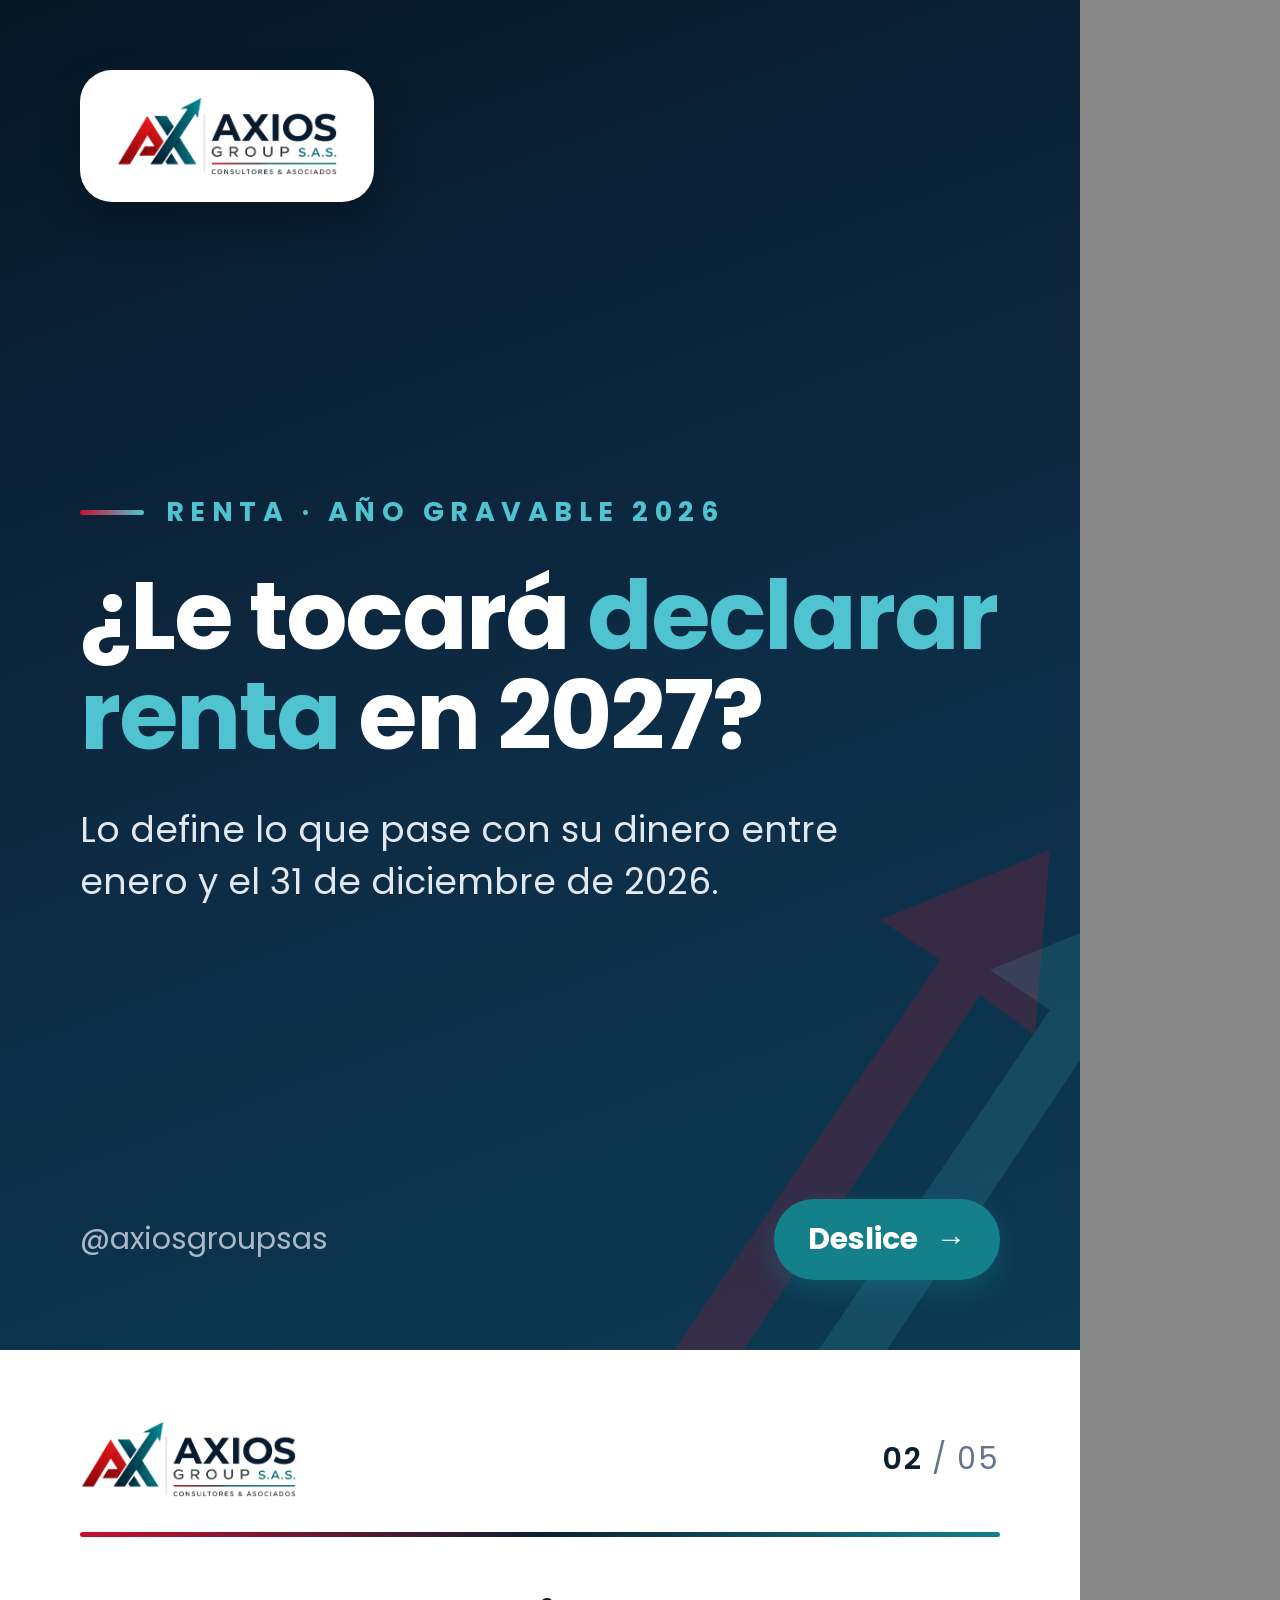
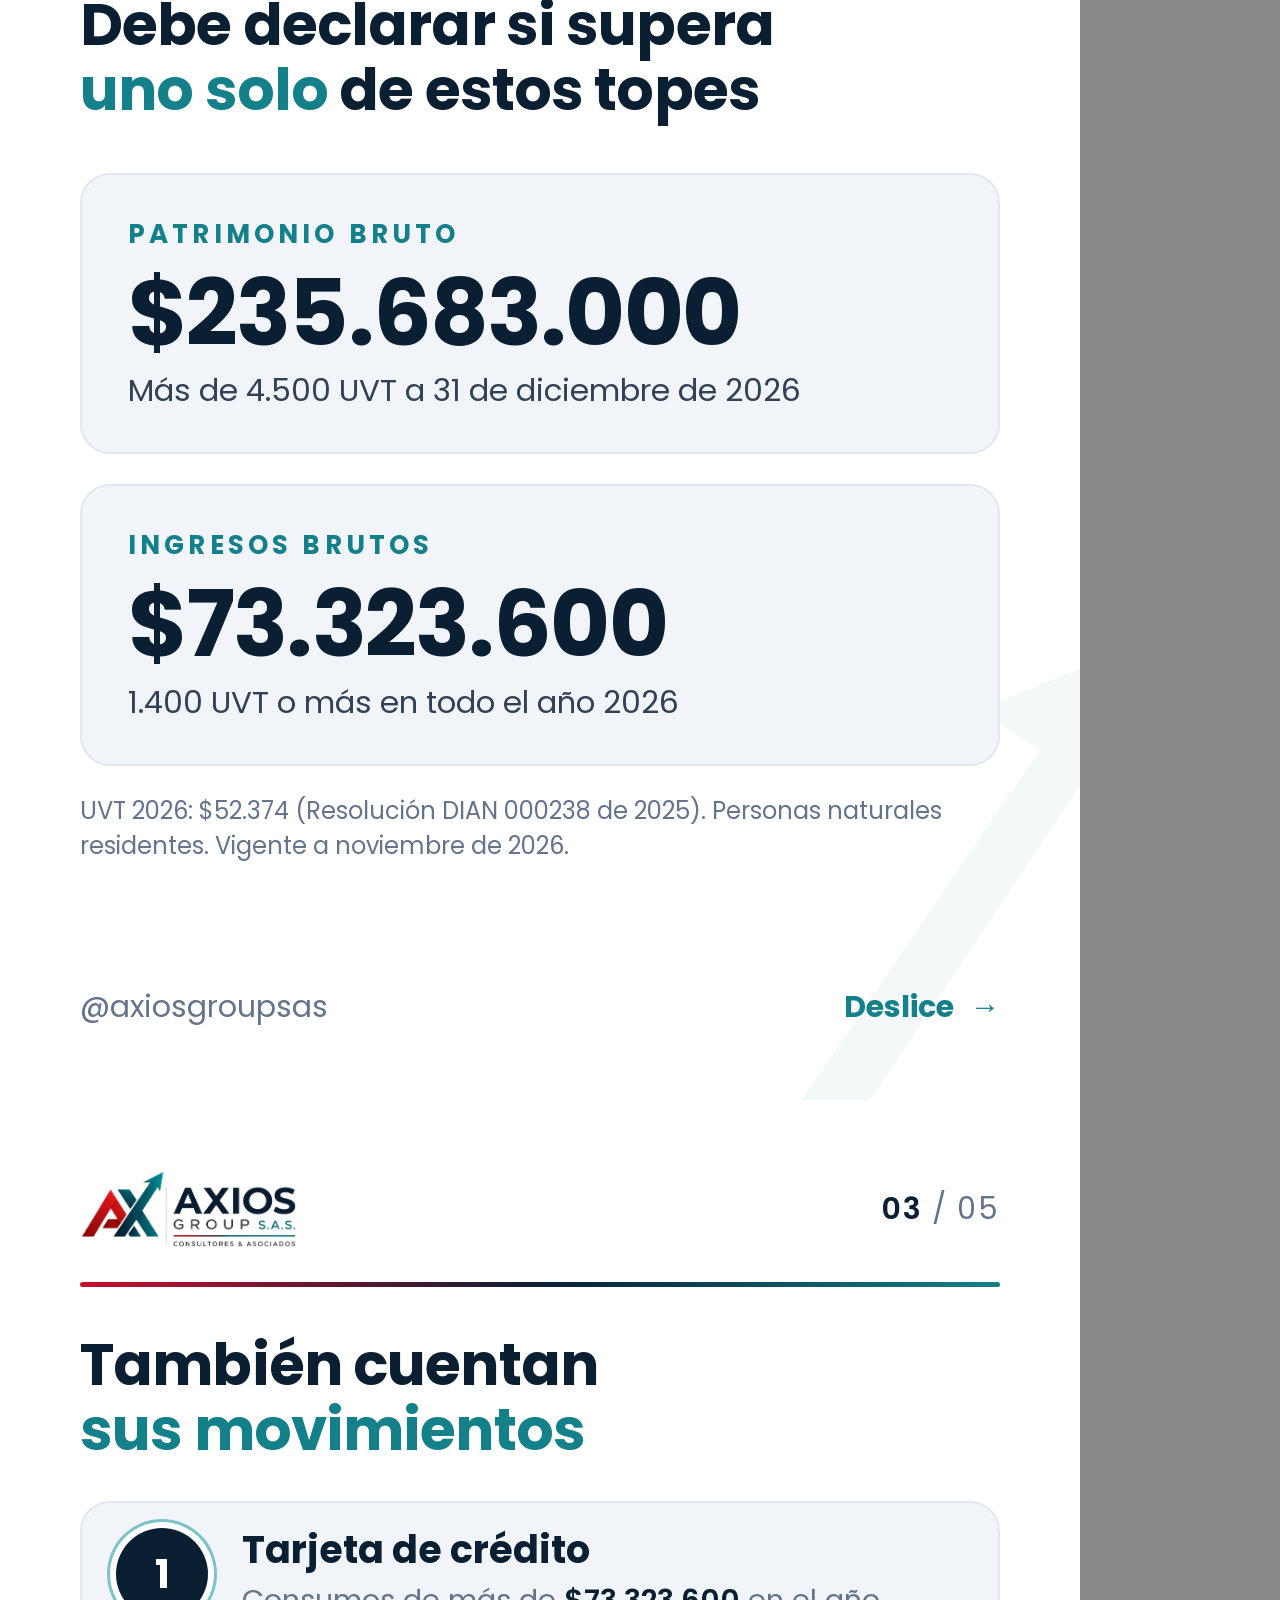
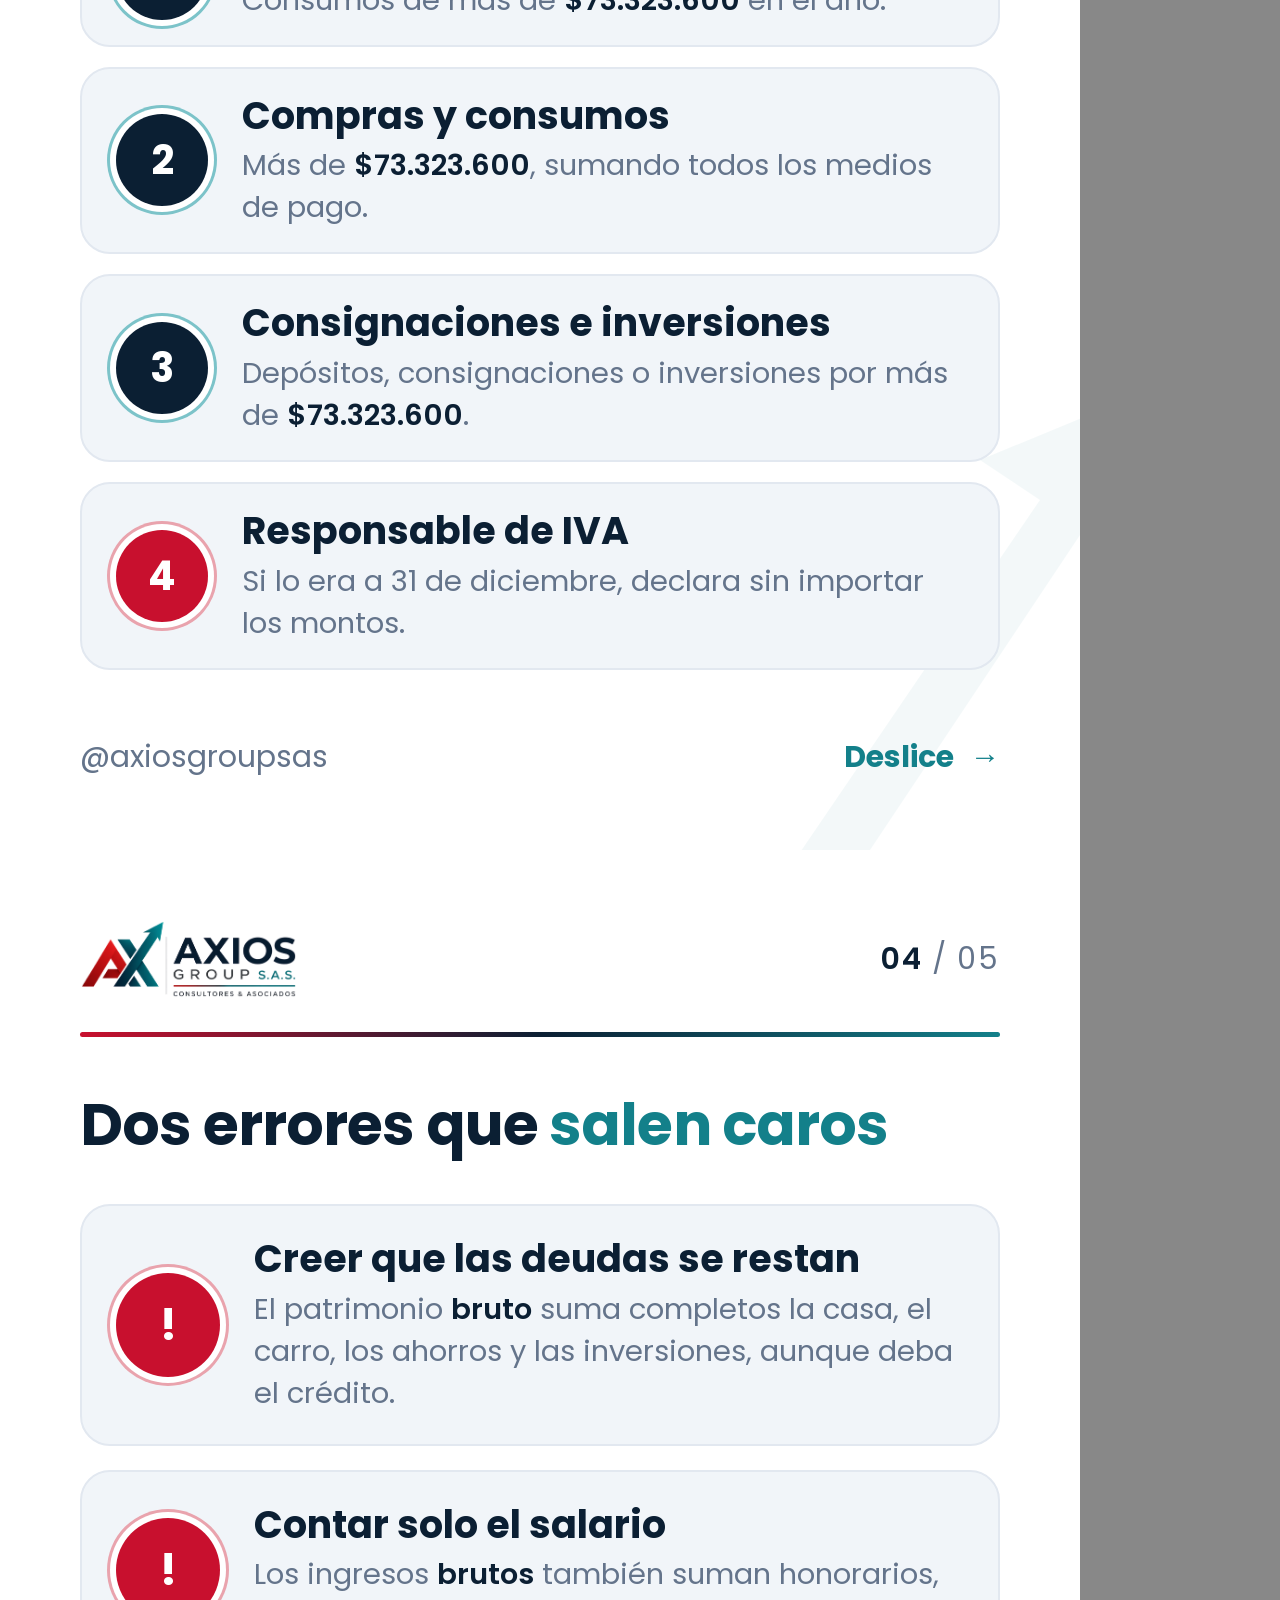
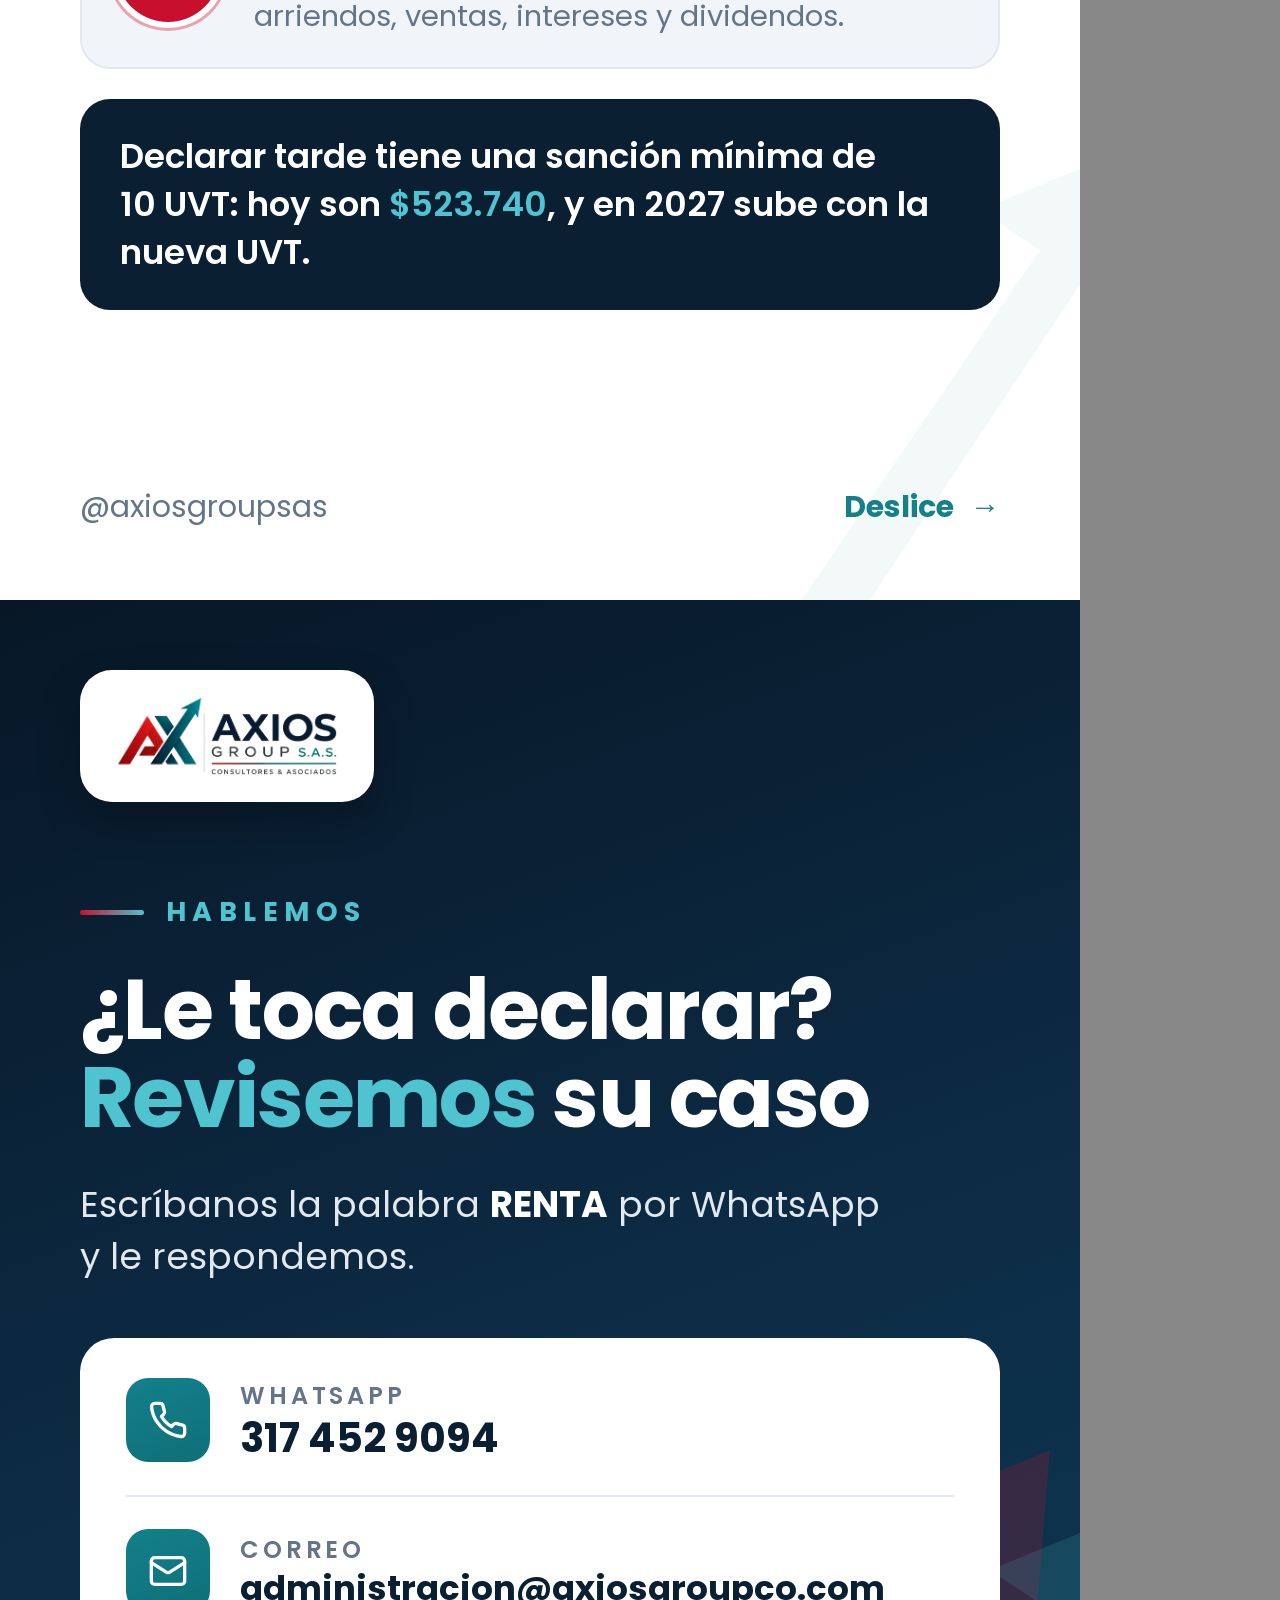
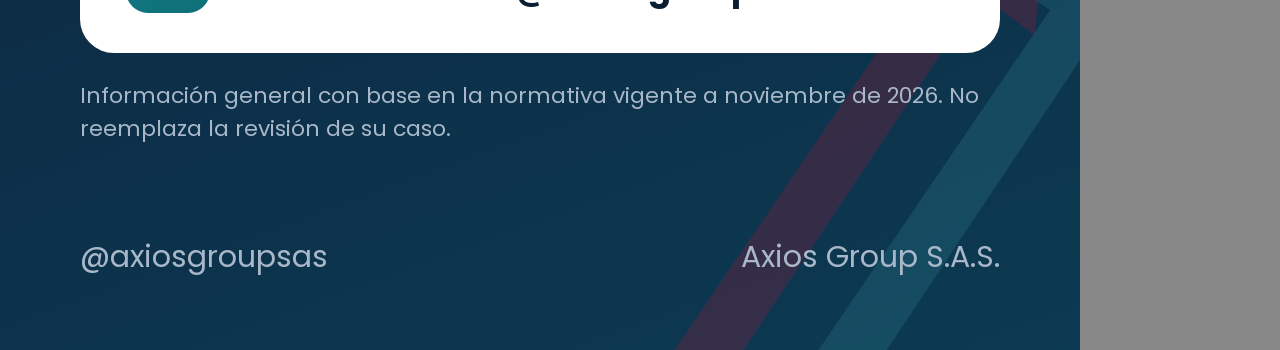
<file: lote2/fuente/renta-2027.html>
<!doctype html>
<html lang="es">
<head>
<meta charset="utf-8">
<title>Carrusel: ¿Le tocará declarar renta en 2027?</title>
<style>
  @font-face { font-family: "Poppins"; src: url("../../web/assets/fonts/poppins-400.woff2") format("woff2"); font-weight: 400; }
  @font-face { font-family: "Poppins"; src: url("../../web/assets/fonts/poppins-600.woff2") format("woff2"); font-weight: 600; }
  @font-face { font-family: "Poppins"; src: url("../../web/assets/fonts/poppins-700.woff2") format("woff2"); font-weight: 700; }

  :root {
    --navy-950: #071726; --navy-900: #0b1f33; --navy-800: #0d2c46;
    --teal-700: #0f6f78; --teal-600: #13808a; --teal-300: #4fc3cf;
    --red-600: #c8102e;
    --ink: #0b1f33; --text: #334155; --muted: #64748b; --line: #e2e8f0; --soft: #f1f5f9;
    --on-dark: #e2e8f0; --on-dark-muted: #a9b8c9; --white: #ffffff;
    --brand-rule: linear-gradient(90deg, var(--red-600) 0%, var(--navy-900) 50%, var(--teal-600) 100%);
  }
  * { box-sizing: border-box; margin: 0; padding: 0; }
  body { font-family: "Poppins", sans-serif; background: #888; }

  .slide { width: 1080px; height: 1350px; position: relative; overflow: hidden; padding: 70px 80px; display: flex; flex-direction: column; }
  .slide > * { flex-shrink: 0; }
  .dark { background: linear-gradient(160deg, var(--navy-950) 0%, var(--navy-800) 55%, #0c3a52 100%); color: var(--white); }
  .light { background: #fff; color: var(--ink); }

  /* decoración: flechas del logo */
  .deco { position: absolute; right: -60px; bottom: -40px; width: 520px; height: 640px; pointer-events: none; }

  .logo-card { background: #fff; border-radius: 32px; padding: 26px 36px; width: max-content; box-shadow: 0 18px 40px rgba(0,0,0,.25); position: relative; z-index: 1; }
  .logo-card img { height: 80px; display: block; }

  .head { display: flex; justify-content: space-between; align-items: center; position: relative; z-index: 1; }
  .head img { height: 78px; }
  .page { font-size: 30px; font-weight: 600; color: var(--ink); letter-spacing: .06em; }
  .page span { color: var(--muted); font-weight: 400; }
  .rule { height: 5px; border-radius: 3px; background: var(--brand-rule); margin-top: 34px; position: relative; z-index: 1; }

  .eyebrow { display: flex; align-items: center; gap: 22px; font-size: 27px; font-weight: 700; letter-spacing: .24em; color: var(--teal-300); text-transform: uppercase; }
  .eyebrow::before { content: ""; width: 64px; height: 5px; border-radius: 3px; background: linear-gradient(90deg, var(--red-600), var(--teal-300)); }

  .cover-body { margin-top: auto; margin-bottom: auto; position: relative; z-index: 1; }
  .cover-title { font-size: 96px; line-height: 1.04; font-weight: 700; color: #fff; letter-spacing: -0.02em; margin-top: 34px; }
  .t-teal { color: var(--teal-300); }
  .t-teal-dark { color: var(--teal-600); }
  .cover-sub { font-size: 36px; line-height: 1.45; color: var(--on-dark); margin-top: 38px; max-width: 820px; }

  .foot { display: flex; justify-content: space-between; align-items: center; position: relative; z-index: 1; font-size: 30px; }
  .dark .foot { color: var(--on-dark-muted); }
  .light .foot { color: var(--muted); margin-top: auto; }
  .pill { background: var(--teal-600); color: #fff; font-weight: 700; border-radius: 40px; padding: 18px 34px; display: flex; gap: 18px; align-items: center; box-shadow: 0 10px 26px rgba(19,128,138,.35); }
  .next { color: var(--teal-600); font-weight: 700; display: flex; gap: 16px; align-items: center; }

  .h2 { font-size: 58px; line-height: 1.12; font-weight: 700; letter-spacing: -0.015em; margin-top: 56px; position: relative; z-index: 1; }

  /* tarjetas de cifra */
  .stats { display: flex; flex-direction: column; gap: 30px; margin-top: 50px; position: relative; z-index: 1; }
  .stat { background: var(--soft); border: 2px solid var(--line); border-radius: 30px; padding: 40px 46px; }
  .stat .lbl { font-size: 26px; font-weight: 700; letter-spacing: .16em; text-transform: uppercase; color: var(--teal-600); }
  .stat .num { font-size: 92px; font-weight: 700; letter-spacing: -0.02em; line-height: 1.1; margin-top: 8px; }
  .stat .cond { font-size: 31px; color: var(--text); margin-top: 6px; line-height: 1.4; }
  .note { font-size: 24px; color: var(--muted); margin-top: 28px; line-height: 1.45; position: relative; z-index: 1; }

  /* tarjetas numeradas */
  .items { display: flex; flex-direction: column; gap: 24px; margin-top: 46px; position: relative; z-index: 1; }
  .item { background: var(--soft); border: 2px solid var(--line); border-radius: 30px; padding: 30px 40px 30px 34px; display: flex; gap: 34px; align-items: center; }
  .badge { flex: none; width: 104px; height: 104px; border-radius: 50%; background: var(--navy-900); color: #fff; font-size: 44px; font-weight: 700; display: grid; place-items: center; box-shadow: 0 0 0 6px #fff, 0 0 0 9px #7cc3c9; }
  .badge.red { background: var(--red-600); box-shadow: 0 0 0 6px #fff, 0 0 0 9px #e9a3ad; }
  .item h3 { font-size: 38px; font-weight: 700; line-height: 1.2; }
  .item p { font-size: 29px; color: var(--muted); line-height: 1.45; margin-top: 6px; }
  .item b { color: var(--ink); font-weight: 600; }
  .items.compact { gap: 20px; margin-top: 38px; }
  .items.compact .item { padding: 24px 40px 24px 34px; }
  .items.compact .badge { width: 92px; height: 92px; font-size: 40px; }

  .callout { margin-top: 30px; background: var(--navy-900); color: #fff; border-radius: 30px; padding: 34px 40px; font-size: 34px; line-height: 1.4; font-weight: 600; position: relative; z-index: 1; }
  .callout .t-teal { color: var(--teal-300); }

  /* contacto */
  .contact { background: #fff; border-radius: 34px; padding: 40px 46px; margin-top: 54px; color: var(--ink); position: relative; z-index: 1; }
  .row { display: flex; gap: 30px; align-items: center; }
  .row + .row { border-top: 2px solid var(--line); margin-top: 32px; padding-top: 32px; }
  .ico { flex: none; width: 84px; height: 84px; border-radius: 22px; background: linear-gradient(160deg, var(--teal-600), var(--teal-700)); display: grid; place-items: center; }
  .ico svg { width: 40px; height: 40px; stroke: #fff; fill: none; stroke-width: 2; stroke-linecap: round; stroke-linejoin: round; }
  .k { font-size: 24px; font-weight: 600; letter-spacing: .16em; color: var(--muted); text-transform: uppercase; }
  .v { font-size: 40px; font-weight: 700; line-height: 1.25; }
  .v.small { font-size: 34px; }
  .legal { font-size: 22px; color: var(--on-dark-muted); margin-top: 26px; position: relative; z-index: 1; }
</style>
</head>
<body>

<svg width="0" height="0" style="position:absolute">
  <defs>
    <!-- Flecha ascendente inspirada en el logo -->
    <symbol id="arrow" viewBox="0 0 520 640">
      <path d="M40 640 L360 170 L300 130 L470 60 L455 245 L400 205 L110 640 Z"/>
    </symbol>
  </defs>
</svg>

<!-- 1 · Portada -->
<section class="slide dark" id="s1">
  <svg class="deco" viewBox="0 0 520 640"><use href="#arrow" fill="#c8102e" fill-opacity=".22" transform="translate(-40 40)"/><use href="#arrow" fill="#4fc3cf" fill-opacity=".14" transform="translate(70 90)"/></svg>
  <div class="logo-card"><img src="../../web/assets/img/logo-axios.png" alt=""></div>
  <div class="cover-body">
    <div class="eyebrow">Renta · año gravable 2026</div>
    <h1 class="cover-title">¿Le tocará <span class="t-teal">declarar renta</span> en 2027?</h1>
    <p class="cover-sub">Lo define lo que pase con su dinero entre enero y el 31 de diciembre de 2026.</p>
  </div>
  <div class="foot"><span>@axiosgroupsas</span><span class="pill">Deslice <span>→</span></span></div>
</section>

<!-- 2 · Patrimonio e ingresos -->
<section class="slide light" id="s2">
  <svg class="deco" viewBox="0 0 520 640" style="opacity:.6"><use href="#arrow" fill="#13808a" fill-opacity=".08" transform="translate(60 80)"/></svg>
  <div class="head"><img src="../../web/assets/img/logo-axios.png" alt=""><div class="page">02 <span>/ 05</span></div></div>
  <div class="rule"></div>
  <h2 class="h2">Debe declarar si supera <span class="t-teal-dark">uno&nbsp;solo</span> de estos topes</h2>
  <div class="stats">
    <div class="stat">
      <div class="lbl">Patrimonio bruto</div>
      <div class="num">$235.683.000</div>
      <div class="cond">Más de 4.500 UVT a 31 de diciembre de 2026</div>
    </div>
    <div class="stat">
      <div class="lbl">Ingresos brutos</div>
      <div class="num">$73.323.600</div>
      <div class="cond">1.400 UVT o más en todo el año 2026</div>
    </div>
  </div>
  <p class="note">UVT 2026: $52.374 (Resolución DIAN 000238 de 2025). Personas naturales residentes. Vigente a noviembre de 2026.</p>
  <div class="foot"><span>@axiosgroupsas</span><span class="next">Deslice <span>→</span></span></div>
</section>

<!-- 3 · Movimientos de dinero -->
<section class="slide light" id="s3">
  <svg class="deco" viewBox="0 0 520 640" style="opacity:.6"><use href="#arrow" fill="#13808a" fill-opacity=".08" transform="translate(60 80)"/></svg>
  <div class="head"><img src="../../web/assets/img/logo-axios.png" alt=""><div class="page">03 <span>/ 05</span></div></div>
  <div class="rule"></div>
  <h2 class="h2" style="margin-top:46px">También cuentan <span class="t-teal-dark">sus&nbsp;movimientos</span></h2>
  <div class="items compact">
    <div class="item"><div class="badge">1</div><div><h3>Tarjeta de crédito</h3><p>Consumos de más de <b>$73.323.600</b> en el año.</p></div></div>
    <div class="item"><div class="badge">2</div><div><h3>Compras y consumos</h3><p>Más de <b>$73.323.600</b>, sumando todos los medios de pago.</p></div></div>
    <div class="item"><div class="badge">3</div><div><h3>Consignaciones e inversiones</h3><p>Depósitos, consignaciones o inversiones por más de <b>$73.323.600</b>.</p></div></div>
    <div class="item"><div class="badge red">4</div><div><h3>Responsable de IVA</h3><p>Si lo era a 31 de diciembre, declara sin importar los montos.</p></div></div>
  </div>
  <div class="foot"><span>@axiosgroupsas</span><span class="next">Deslice <span>→</span></span></div>
</section>

<!-- 4 · Errores comunes -->
<section class="slide light" id="s4">
  <svg class="deco" viewBox="0 0 520 640" style="opacity:.6"><use href="#arrow" fill="#13808a" fill-opacity=".08" transform="translate(60 80)"/></svg>
  <div class="head"><img src="../../web/assets/img/logo-axios.png" alt=""><div class="page">04 <span>/ 05</span></div></div>
  <div class="rule"></div>
  <h2 class="h2">Dos errores que <span class="t-teal-dark">salen caros</span></h2>
  <div class="items">
    <div class="item"><div class="badge red">!</div><div><h3>Creer que las deudas se restan</h3><p>El patrimonio <b>bruto</b> suma completos la casa, el carro, los ahorros y las inversiones, aunque deba el crédito.</p></div></div>
    <div class="item"><div class="badge red">!</div><div><h3>Contar solo el salario</h3><p>Los ingresos <b>brutos</b> también suman honorarios, arriendos, ventas, intereses y dividendos.</p></div></div>
  </div>
  <div class="callout">Declarar tarde tiene una sanción mínima de 10&nbsp;UVT: hoy son <span class="t-teal">$523.740</span>, y en 2027 sube con la nueva UVT.</div>
  <div class="foot"><span>@axiosgroupsas</span><span class="next">Deslice <span>→</span></span></div>
</section>

<!-- 5 · Contacto -->
<section class="slide dark" id="s5">
  <svg class="deco" viewBox="0 0 520 640"><use href="#arrow" fill="#c8102e" fill-opacity=".22" transform="translate(-40 40)"/><use href="#arrow" fill="#4fc3cf" fill-opacity=".14" transform="translate(70 90)"/></svg>
  <div class="logo-card"><img src="../../web/assets/img/logo-axios.png" alt=""></div>
  <div class="cover-body">
    <div class="eyebrow">Hablemos</div>
    <h1 class="cover-title" style="font-size:84px">¿Le toca declarar? <span class="t-teal">Revisemos</span> su caso</h1>
    <p class="cover-sub">Escríbanos la palabra <b style="color:#fff">RENTA</b> por WhatsApp y le respondemos.</p>
    <div class="contact">
      <div class="row">
        <div class="ico"><svg viewBox="0 0 24 24"><path d="M22 16.92v3a2 2 0 0 1-2.18 2 19.79 19.79 0 0 1-8.63-3.07 19.5 19.5 0 0 1-6-6 19.79 19.79 0 0 1-3.07-8.67A2 2 0 0 1 4.11 2h3a2 2 0 0 1 2 1.72 12.84 12.84 0 0 0 .7 2.81 2 2 0 0 1-.45 2.11L8.09 9.91a16 16 0 0 0 6 6l1.27-1.27a2 2 0 0 1 2.11-.45 12.84 12.84 0 0 0 2.81.7A2 2 0 0 1 22 16.92z"/></svg></div>
        <div><div class="k">WhatsApp</div><div class="v">317 452 9094</div></div>
      </div>
      <div class="row">
        <div class="ico"><svg viewBox="0 0 24 24"><rect x="2" y="4" width="20" height="16" rx="2"/><path d="m22 7-8.97 5.7a1.94 1.94 0 0 1-2.06 0L2 7"/></svg></div>
        <div><div class="k">Correo</div><div class="v small">administracion@axiosgroupco.com</div></div>
      </div>
    </div>
    <p class="legal">Información general con base en la normativa vigente a noviembre de 2026. No reemplaza la revisión de su caso.</p>
  </div>
  <div class="foot"><span>@axiosgroupsas</span><span>Axios Group S.A.S.</span></div>
</section>

</body>
</html>
</file>
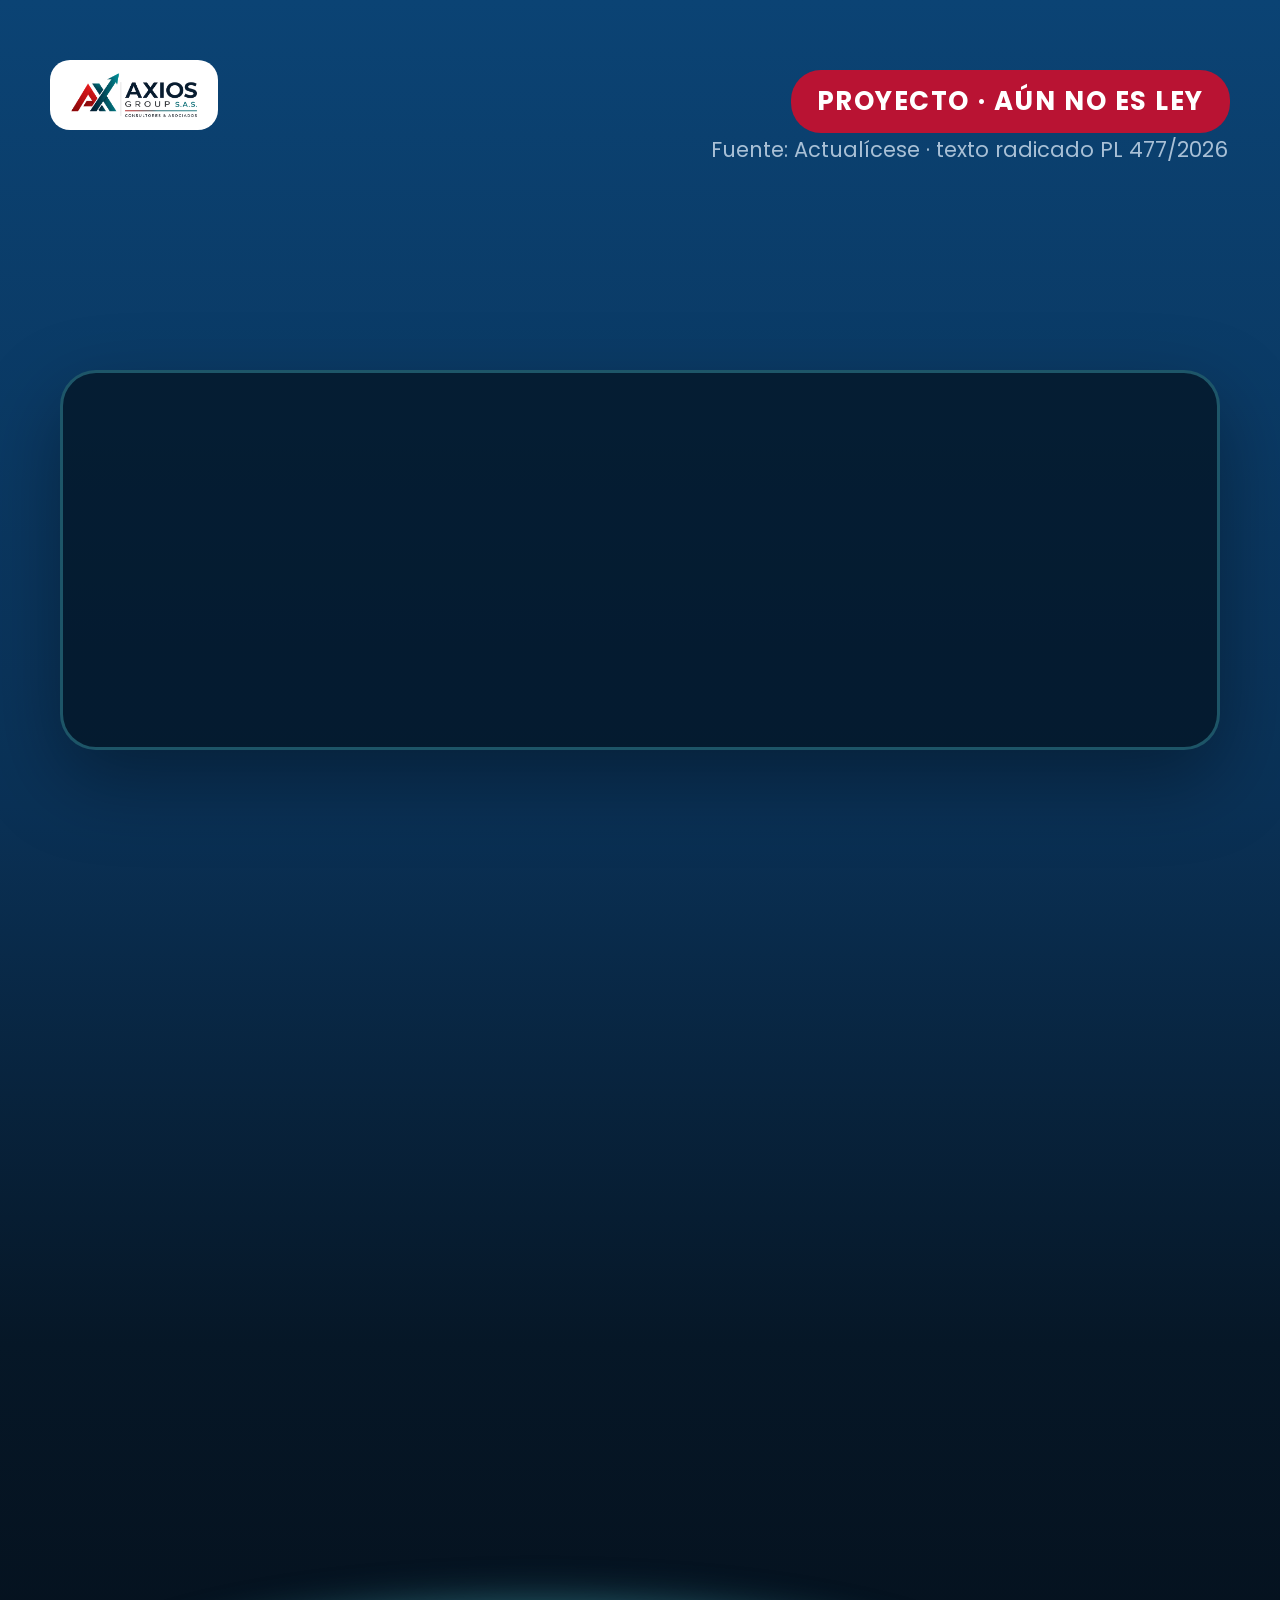
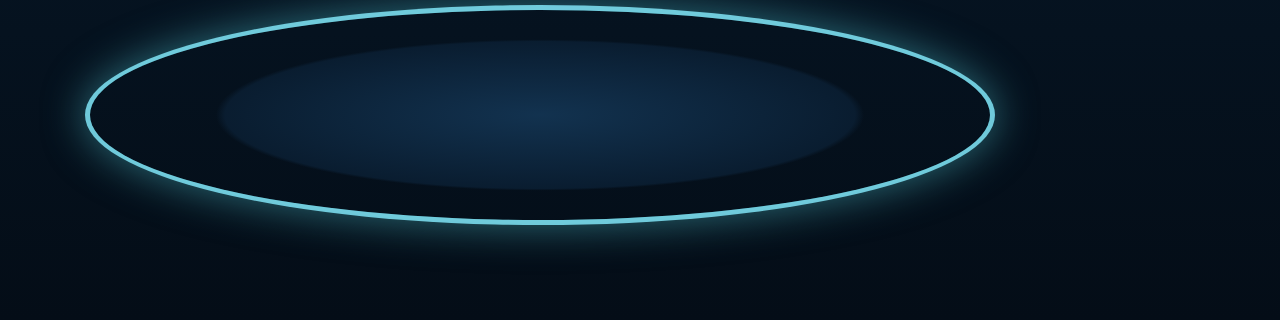
<file: lote3/fuente/video.html>
<!doctype html>
<html lang="es">
<head>
<meta charset="utf-8">
<title>Video: Ley de Rescate Económico</title>
<style>
  @font-face { font-family: "Poppins"; src: url("../../web/assets/fonts/poppins-400.woff2") format("woff2"); font-weight: 400; }
  @font-face { font-family: "Poppins"; src: url("../../web/assets/fonts/poppins-600.woff2") format("woff2"); font-weight: 600; }
  @font-face { font-family: "Poppins"; src: url("../../web/assets/fonts/poppins-700.woff2") format("woff2"); font-weight: 700; }
  :root { --teal: #4fc3cf; --teal-d: #13808a; --rojo: #ff5c6c; --verde: #5be3a1; }
  * { box-sizing: border-box; margin: 0; padding: 0; }
  body { width: 1080px; height: 1920px; overflow: hidden; font-family: "Poppins", sans-serif; color: #fff;
         background: linear-gradient(180deg, #0b4374 0%, #0a3156 42%, #061727 70%, #040d17 100%); }
  #aro { position: absolute; left: 90px; width: 900px; top: 1610px; height: 210px; border-radius: 50%;
         background: radial-gradient(closest-side, rgba(19,52,82,.95), rgba(10,30,50,.9) 70%, transparent 72%);
         box-shadow: 0 0 0 5px rgba(127,227,245,.85), 0 0 40px 6px rgba(79,195,207,.5); }
  #barra { position: absolute; top: 0; left: 0; height: 10px; width: 0; background: linear-gradient(90deg, #c8102e, var(--teal)); z-index: 9; }
  .logo { position: absolute; left: 50px; top: 60px; background: #fff; border-radius: 20px; padding: 12px 20px; z-index: 5; }
  .logo img { height: 46px; display: block; }
  #aviso { position: absolute; right: 50px; top: 70px; z-index: 5; background: rgba(200,16,46,.92); border-radius: 30px;
           padding: 12px 26px; font-size: 26px; font-weight: 700; letter-spacing: .06em; }
  #titulo { position: absolute; left: 60px; right: 60px; top: 190px; font-size: 64px; font-weight: 700; line-height: 1.08;
            letter-spacing: -0.015em; z-index: 4; text-shadow: 0 6px 20px rgba(0,0,0,.35); }
  #titulo .t { color: var(--teal); }
  #tarjeta { position: absolute; left: 60px; right: 60px; top: 370px; min-height: 380px; z-index: 4;
             background: rgba(4,18,32,.72); border: 3px solid rgba(79,195,207,.35); border-radius: 36px; padding: 30px 36px;
             box-shadow: 0 30px 80px rgba(0,0,0,.35); display: flex; flex-direction: column; justify-content: center; gap: 12px; }
  .fila { display: flex; justify-content: space-between; align-items: center; gap: 20px; font-size: 32px; padding: 12px 20px;
          background: rgba(255,255,255,.06); border-radius: 20px; }
  .fila b { font-weight: 600; color: #cfe3f2; }
  .fila span { font-weight: 700; text-align: right; }
  .fila em { font-style: normal; color: var(--teal); }
  .fila.verde span { color: var(--verde); } .fila.roja span { color: var(--rojo); }
  .grande { font-size: 84px; font-weight: 700; line-height: 1.1; text-align: center; }
  .sub { font-size: 34px; color: #b9cbe0; text-align: center; }
  .rojo { color: var(--rojo); }
  .alerta { margin-top: 8px; text-align: center; font-size: 38px; font-weight: 700; color: #fff; background: #c8102e; border-radius: 20px; padding: 16px; }
  .tabla { display: flex; flex-direction: column; gap: 10px; }
  .th, .tr { display: grid; grid-template-columns: 1.6fr 0.7fr 0.9fr; gap: 12px; font-size: 34px; padding: 14px 20px; border-radius: 16px; }
  .th { color: #9fb6cc; font-size: 26px; letter-spacing: .08em; text-transform: uppercase; }
  .tr { background: rgba(255,255,255,.07); font-weight: 700; font-size: 44px; }
  .tr span:nth-child(n+2) { text-align: center; }
  .ejemplo { font-size: 32px; line-height: 1.45; text-align: center; color: #d7e6f3; background: rgba(79,195,207,.12); border-radius: 18px; padding: 18px; }
  .ejemplo b { color: #fff; }
  .cta { background: #fff; color: #0b1f33; border-radius: 30px; padding: 30px; text-align: center; }
  .cta .k { font-size: 28px; font-weight: 600; letter-spacing: .14em; color: #64748b; }
  .cta .kw { display: inline-block; margin-top: 10px; background: var(--teal-d); color: #fff; font-size: 70px; font-weight: 700; border-radius: 18px; padding: 2px 28px; }
  .cta .num { font-size: 70px; font-weight: 700; }
  #subs { position: absolute; left: 50px; right: 50px; top: 905px; z-index: 6; text-align: center; font-size: 54px; font-weight: 700; line-height: 1.2;
          text-shadow: 0 4px 0 rgba(0,0,0,.55), 0 0 18px rgba(0,0,0,.5); }
  #subs .w { opacity: .55; } #subs .w.on { opacity: 1; color: #ffe066; } #subs .w.ya { opacity: 1; }
  .sprite { position: absolute; display: none; }
  #narrador .sprite { left: -130px; top: 800px; width: 1340px; height: 1340px; }
  .reac { position: absolute; z-index: 3; opacity: 0; }
  .reac img { width: 820px; height: 820px; display: block; }
  .burbuja { position: absolute; top: 120px; left: 330px; background: #fff; color: #0b1f33; font-size: 46px; font-weight: 700;
             border-radius: 30px; padding: 14px 30px; white-space: nowrap; box-shadow: 0 12px 30px rgba(0,0,0,.35); }
  .fuente { position: absolute; right: 52px; top: 134px; font-size: 21px; color: #a9c0d6; text-align: right; z-index: 7; }
</style>
</head>
<body>
<div id="aro"></div>
<div id="barra"></div>
<div class="logo"><img src="../../web/assets/img/logo-axios.png" alt=""></div>
<div id="aviso">PROYECTO · AÚN NO ES LEY</div>
<div id="titulo"></div>
<div id="tarjeta"></div>
<div id="subs"></div>

<div id="reac_socio2" class="reac" style="left:-170px; top:1060px"><img class="sprite" data-s="cerrada" src="../sprites/socio2_cerrada.png"><img class="sprite" data-s="abierta" src="../sprites/socio2_abierta.png"><div class="burbuja" style="left:420px"></div></div>
<div id="reac_socio3" class="reac" style="left:430px; top:1060px"><img class="sprite" data-s="cerrada" src="../sprites/socio3_cerrada.png"><img class="sprite" data-s="abierta" src="../sprites/socio3_abierta.png"><div class="burbuja" style="left:250px"></div></div>
<div id="narrador" style="position:absolute; inset:0; z-index:2"></div>
<div class="fuente">Fuente: Actualícese · texto radicado PL 477/2026</div>

<script>
  const POSES = ['explica', 'senala'], ESTADOS = ['cerrada', 'media', 'abierta', 'parpadeo'];
  const nar = document.getElementById('narrador');
  for (const p of POSES) for (const e of ESTADOS) {
    const im = document.createElement('img'); im.className = 'sprite'; im.dataset.k = p + '_' + e;
    im.src = `../sprites/socio1_${p}_${e}.png`; nar.appendChild(im);
  }
  const clamp = x => Math.max(0, Math.min(1, x));
  const ease = x => 1 - Math.pow(1 - x, 3);
  let E, T, escenaActual = -1;

  window.setup = (escenas, tiempos) => { E = escenas; T = tiempos; window.DURATION = T.duracion; };

  function escenaEn(t) {
    let i = 0;
    for (let k = 0; k < T.escenas.length; k++) if (t >= T.escenas[k].inicio - 0.15) i = k;
    return i;
  }

  window.render = t => {
    document.getElementById('barra').style.width = (100 * t / T.duracion) + '%';
    const i = escenaEn(t), es = E.escenas[i], te = T.escenas[i];
    if (i !== escenaActual) {
      document.getElementById('titulo').innerHTML = es.titulo;
      document.getElementById('tarjeta').innerHTML = es.html;
      escenaActual = i;
    }
    const k = ease(clamp((t - te.inicio + 0.15) / 0.4));
    for (const id of ['titulo', 'tarjeta']) {
      const el = document.getElementById(id);
      el.style.opacity = k; el.style.transform = `translateY(${(1 - k) * 50}px)`;
    }

    // Boca según la energía de la voz; parpadeo cada ~3,7 s cuando no habla
    const f = Math.min(T.boca.length - 1, Math.round(t * 30));
    const v = T.boca[f] || 0;
    let estado = v < 0.12 ? 'cerrada' : v < 0.45 ? 'media' : 'abierta';
    if (estado === 'cerrada' && (t % 3.7) < 0.12) estado = 'parpadeo';
    const clave = es.pose + '_' + estado;
    const rebote = Math.sin(t * 2.2) * 6 + v * 10;
    for (const im of nar.children) {
      const on = im.dataset.k === clave;
      im.style.display = on ? 'block' : 'none';
      if (on) im.style.transform = `translateY(${-rebote}px)`;
    }

    // Reacciones de los otros socios
    for (const s of ['socio2', 'socio3']) {
      const box = document.getElementById('reac_' + s);
      const r = es.reaccion;
      const activo = r && (r.socio === s || r.socio === 'todos');
      let a = 0;
      if (activo) {
        const t0 = te.inicio + (te.fin - te.inicio) * r.desde;
        a = ease(clamp((t - t0) / 0.35)) * (1 - clamp((t - te.fin + 0.2) / 0.3));
        box.querySelector('.burbuja').textContent = r.texto;
        box.querySelector('.burbuja').style.display = r.texto ? 'block' : 'none';
      }
      box.style.opacity = a;
      box.style.transform = `translateY(${(1 - a) * 160}px) scale(${0.9 + 0.1 * a})`;
      const abierta = activo && a > 0.5 && ((t * 2) % 1) < 0.5;
      for (const im of box.querySelectorAll('img')) im.style.display = (im.dataset.s === (abierta ? 'abierta' : 'cerrada')) ? 'block' : 'none';
    }

    // Subtítulos: grupos de hasta 5 palabras con la palabra actual resaltada
    const P = T.palabras;
    let j = -1;
    for (let n = 0; n < P.length; n++) if (P[n].ini <= t) j = n;
    const subs = document.getElementById('subs');
    if (j < 0 || t > P[j].fin + 0.6) { subs.innerHTML = ''; return; }
    const g0 = j - (j % 5), grupo = P.slice(g0, g0 + 5);
    subs.innerHTML = grupo.map((p, n) => `<span class="w ${g0 + n === j ? 'on' : (g0 + n < j ? 'ya' : '')}">${p.w}</span>`).join(' ');
  };
  window.READY = true;
</script>
</body>
</html>
</file>
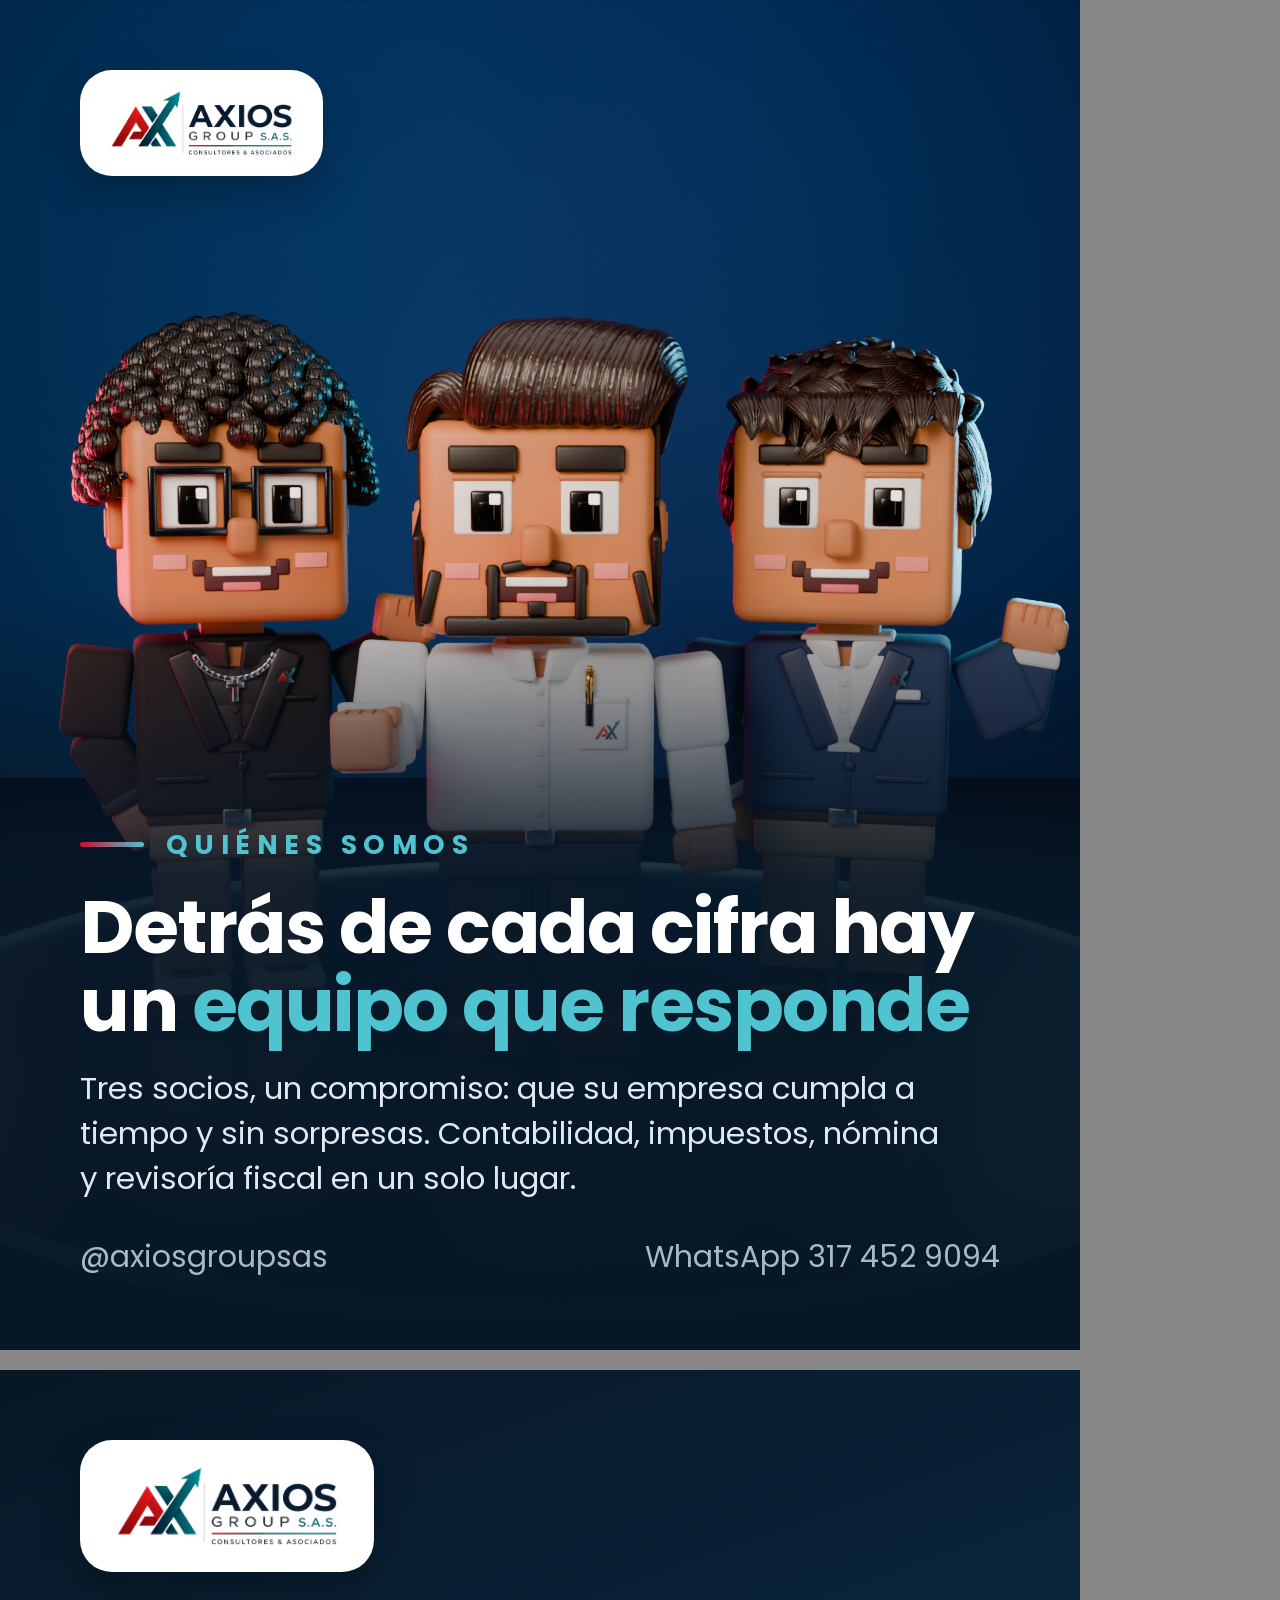
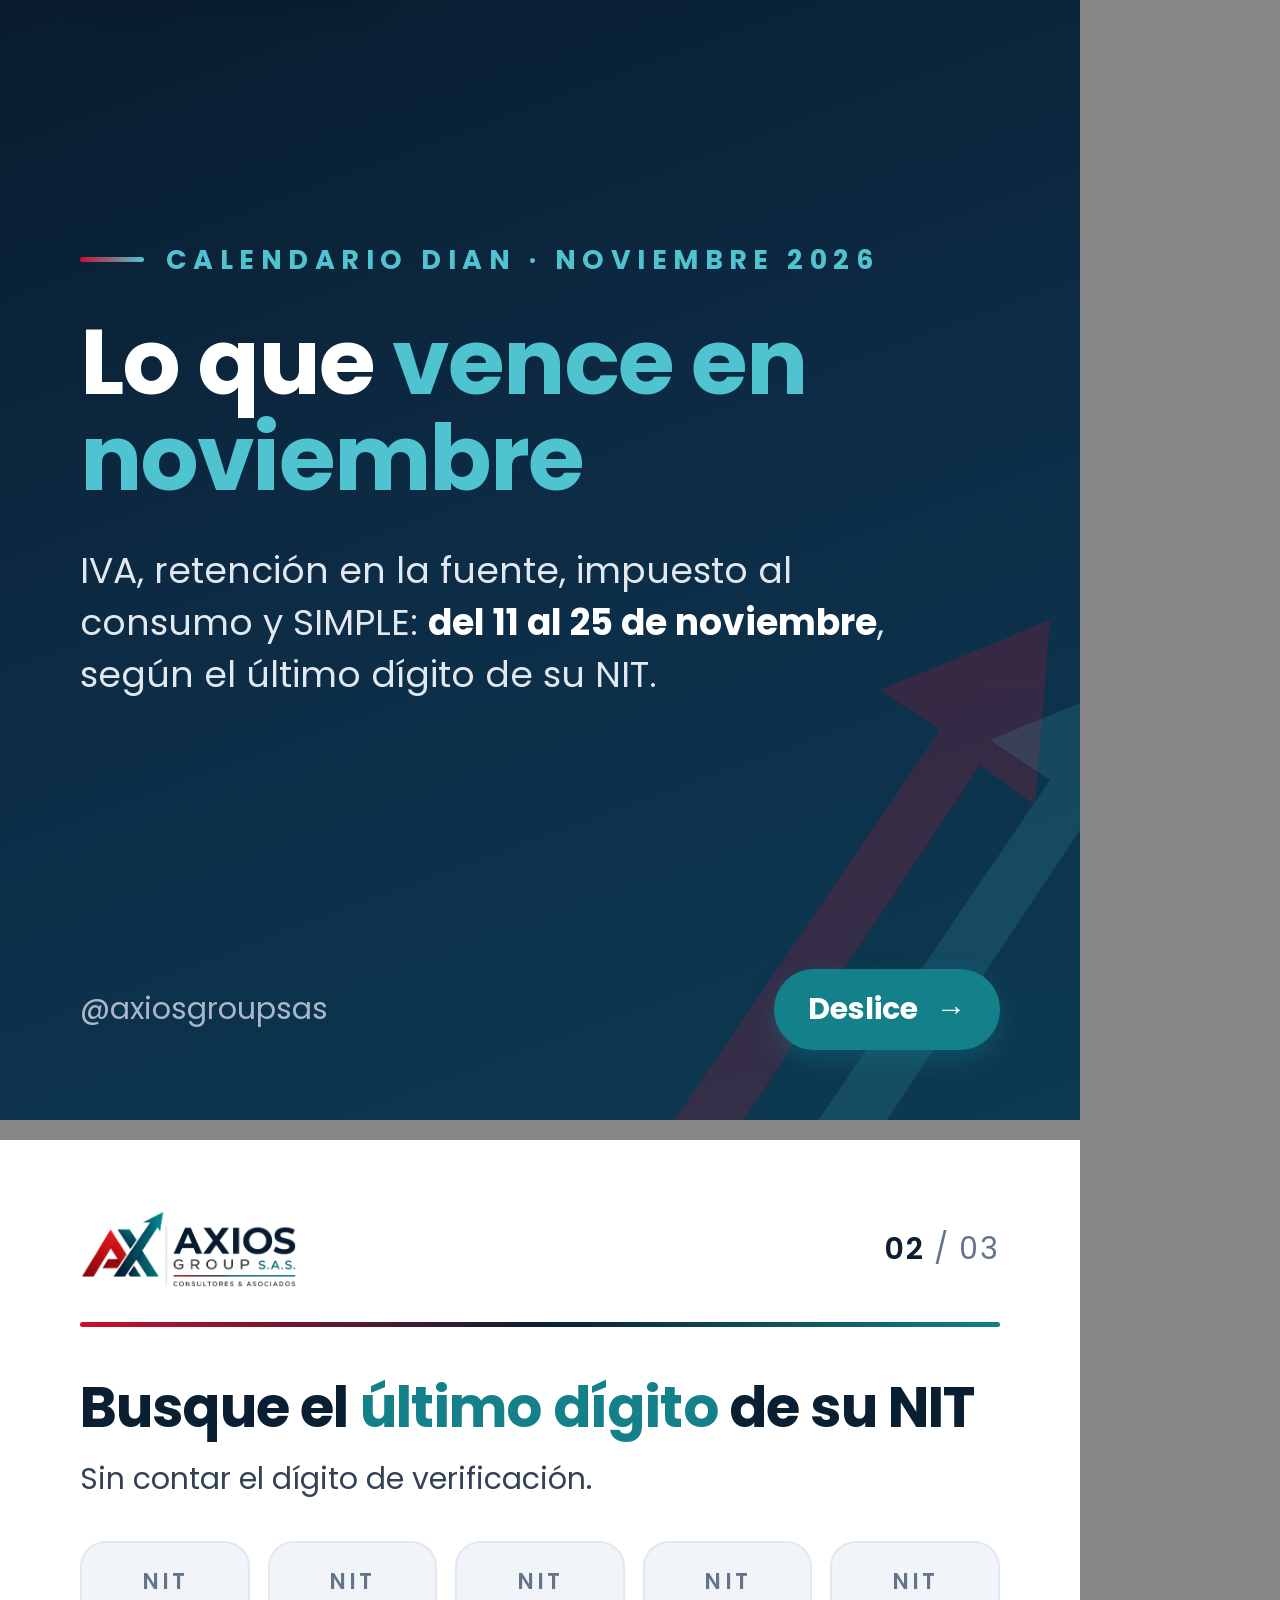
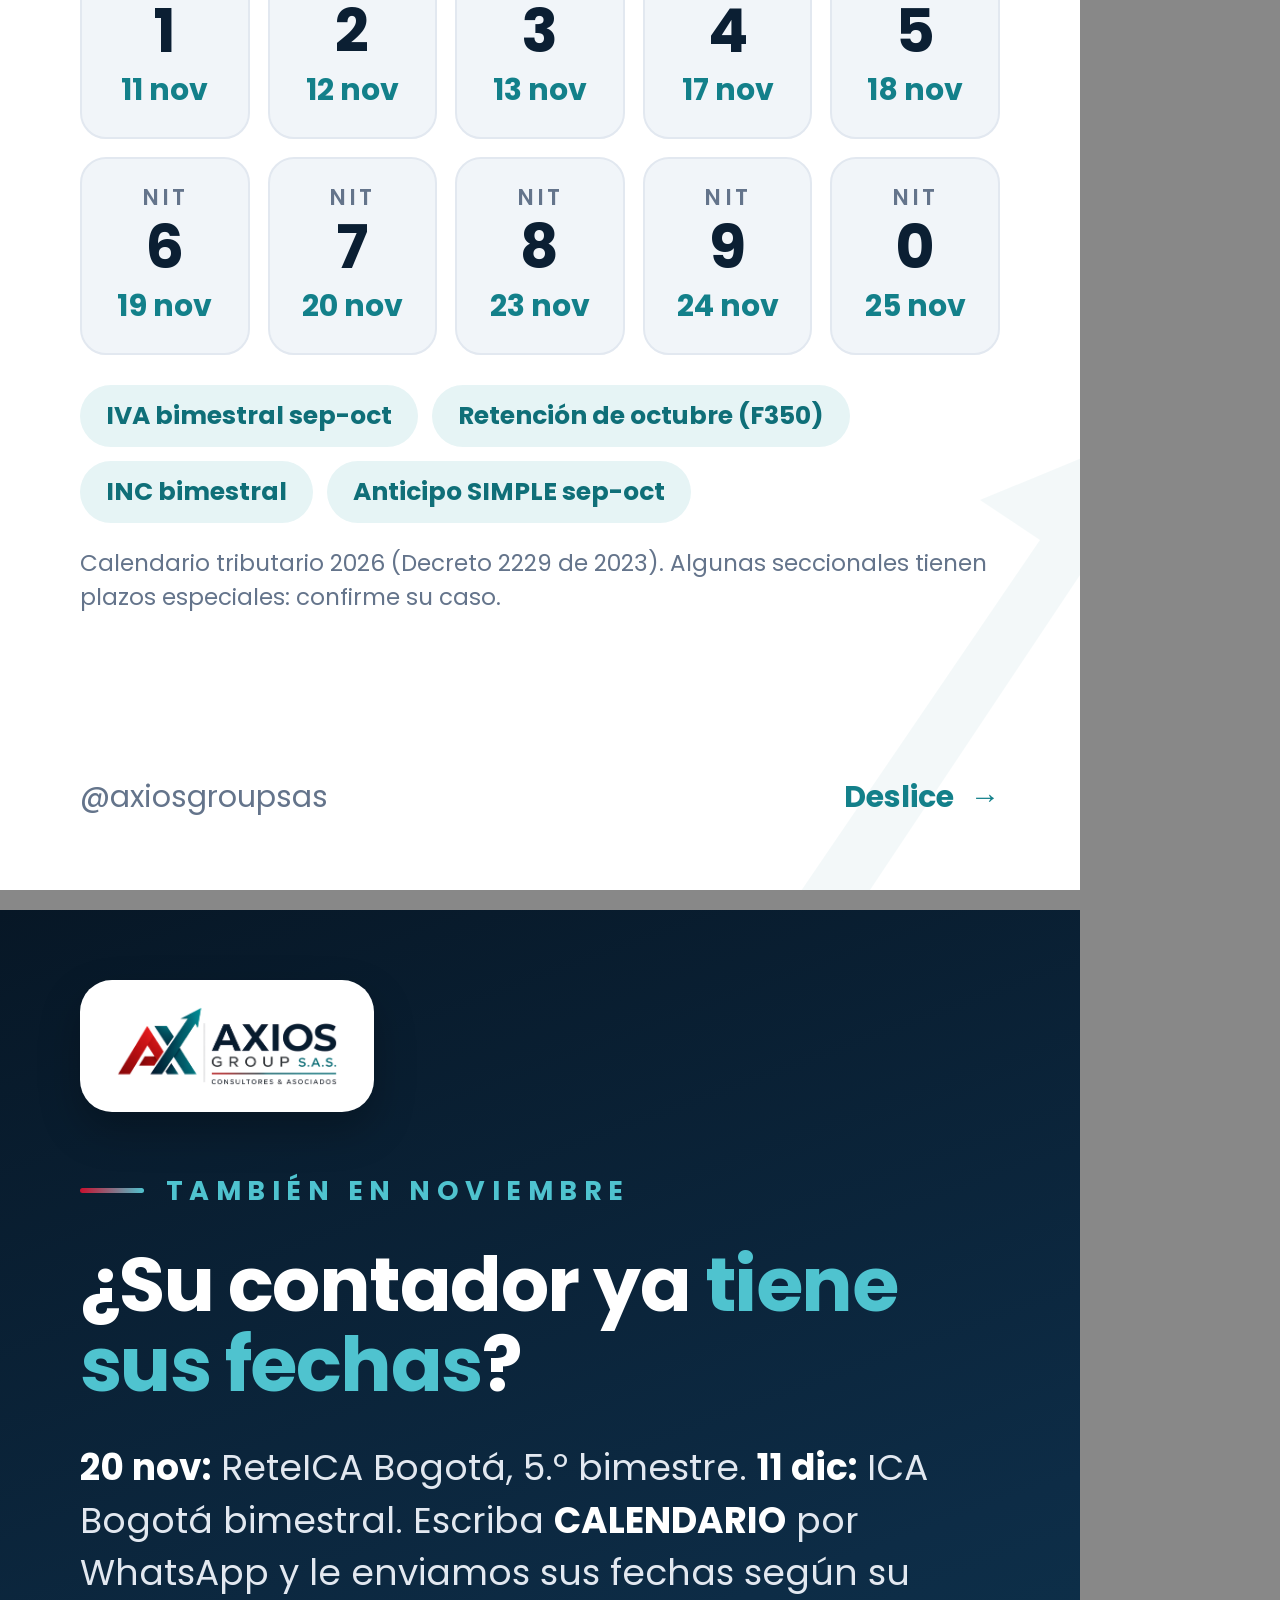
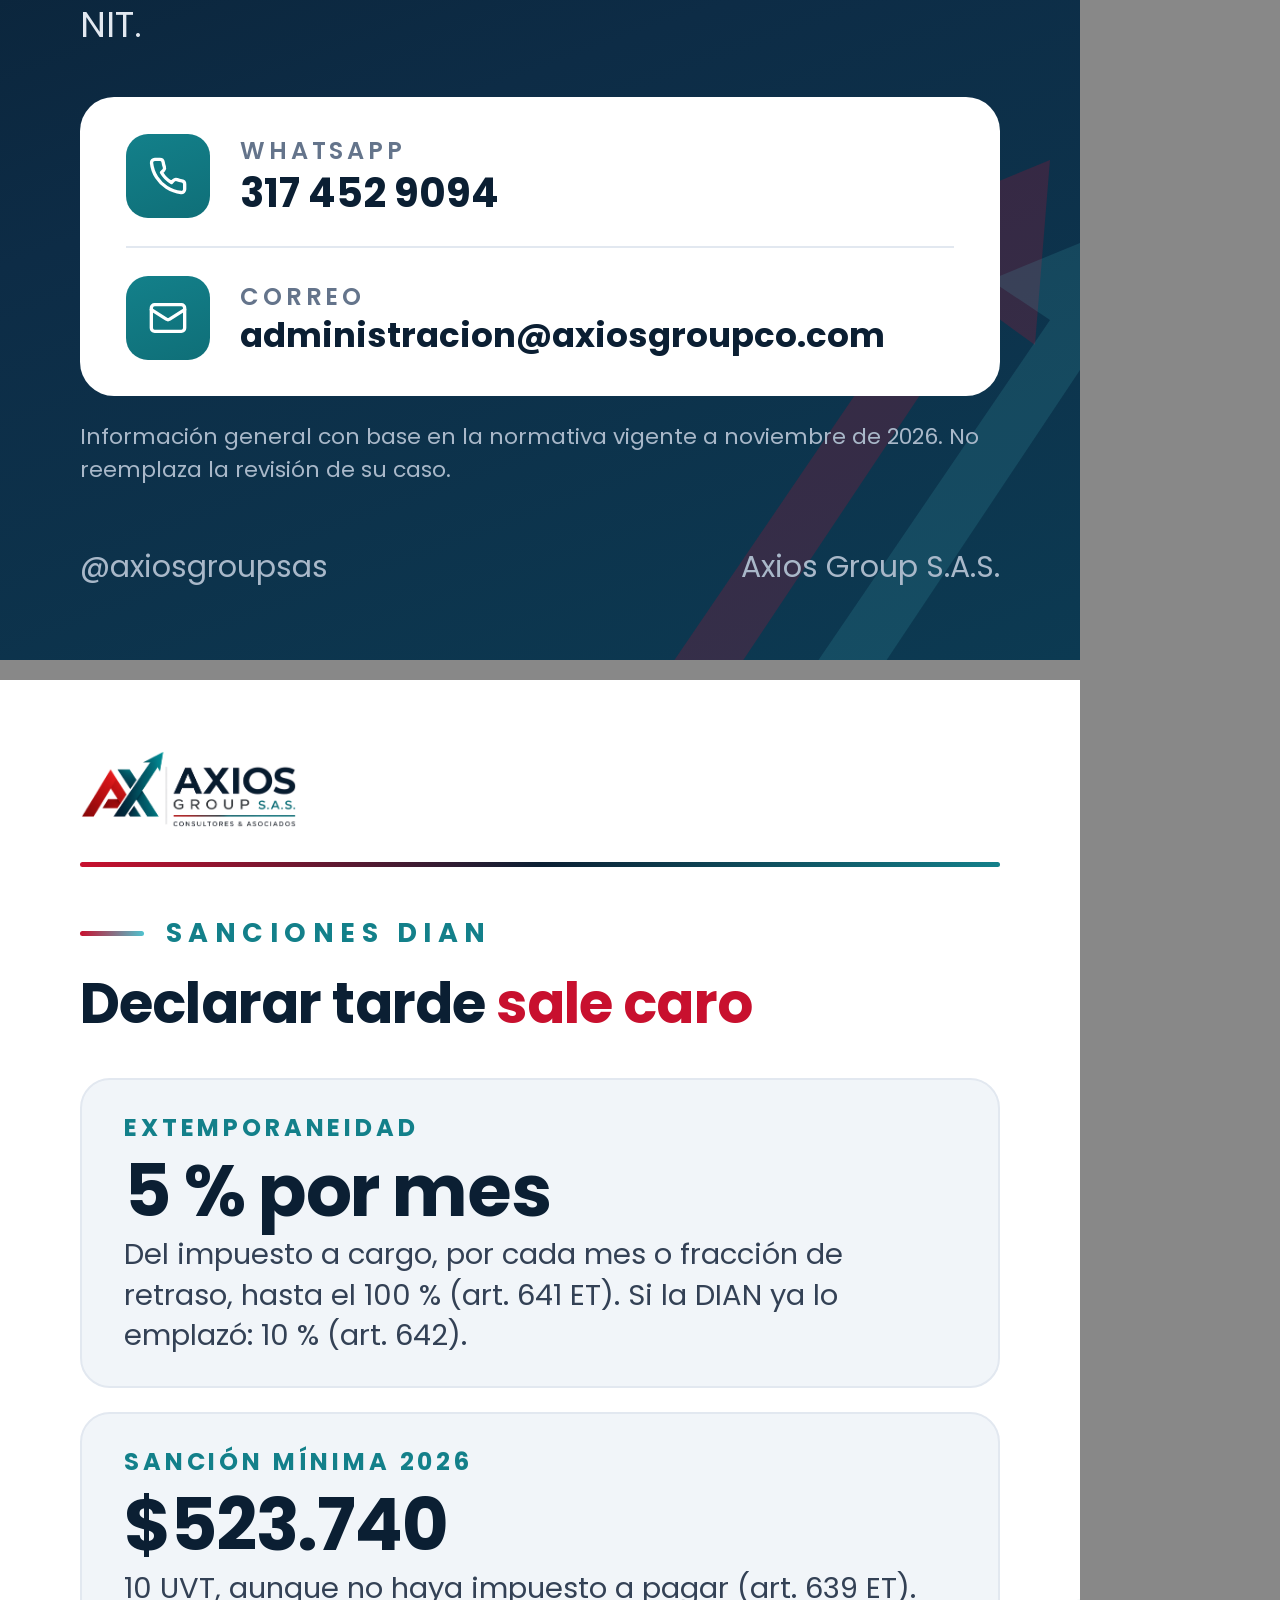
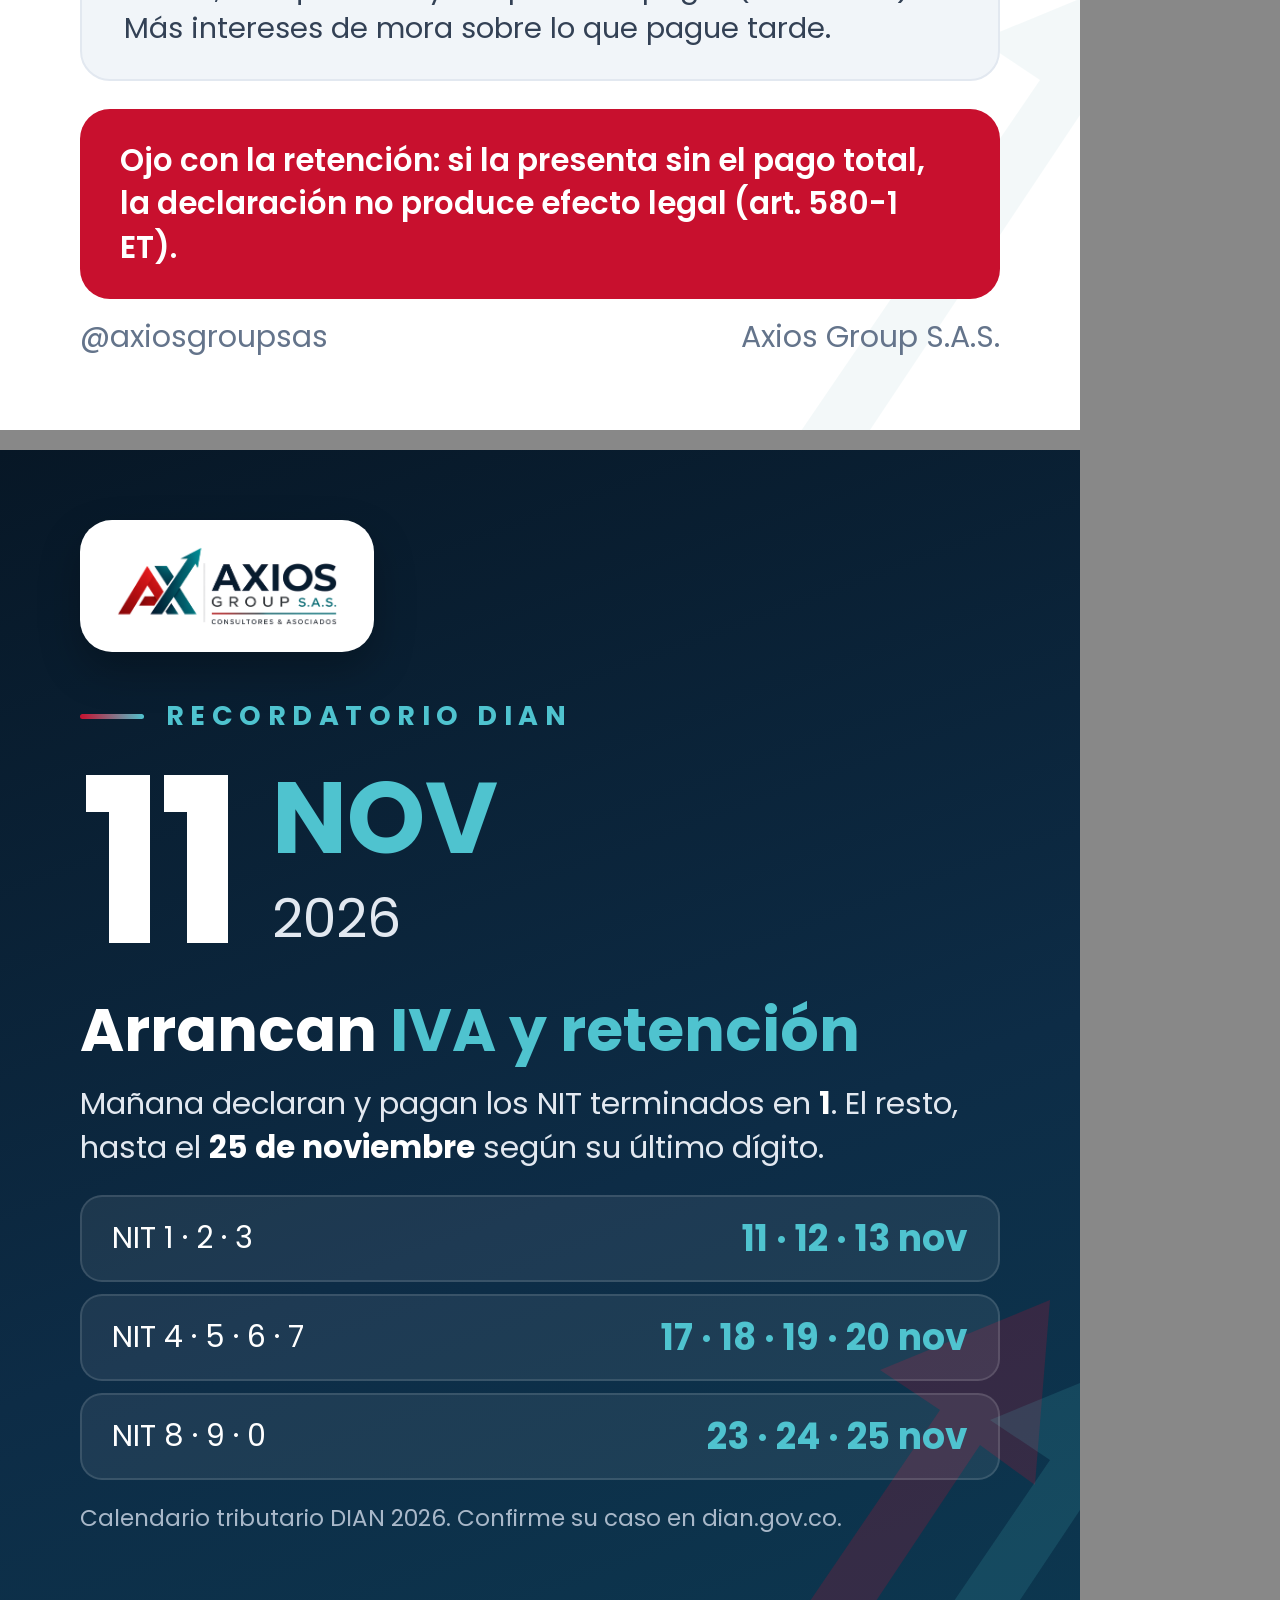
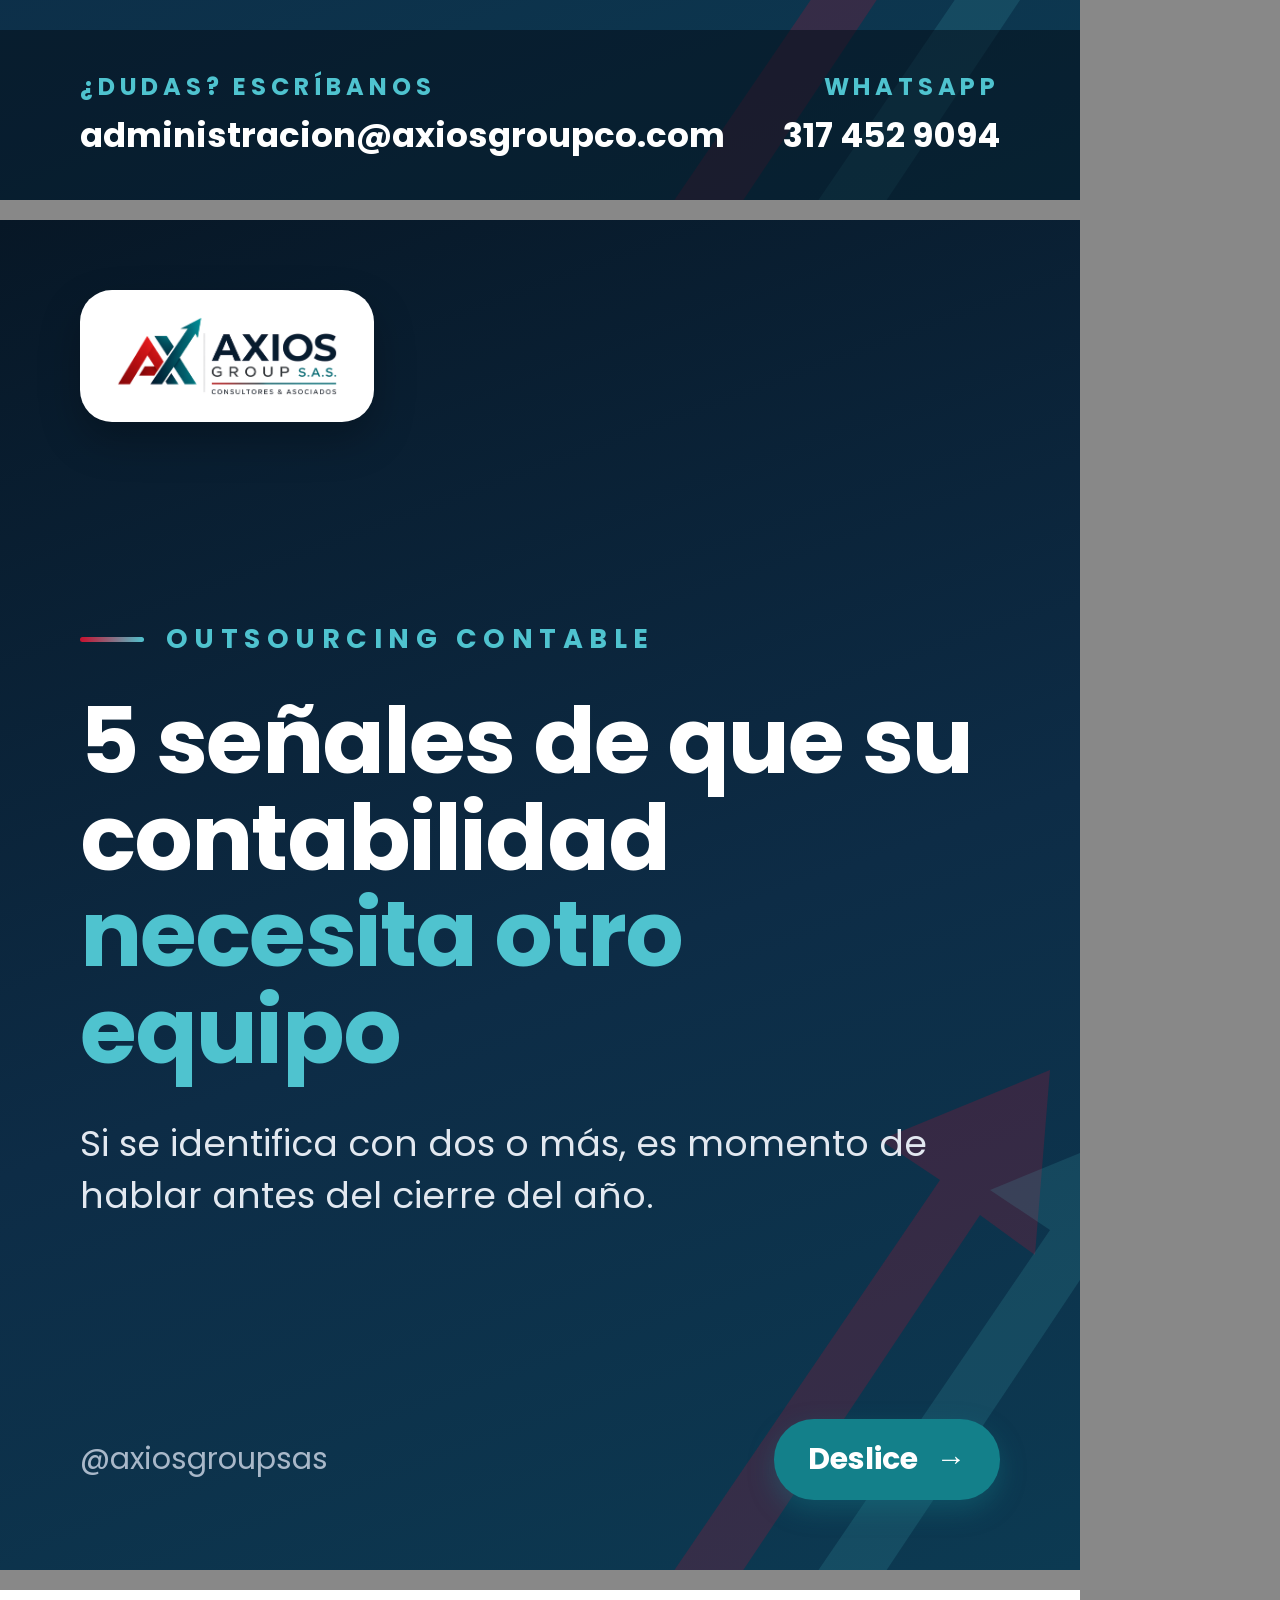
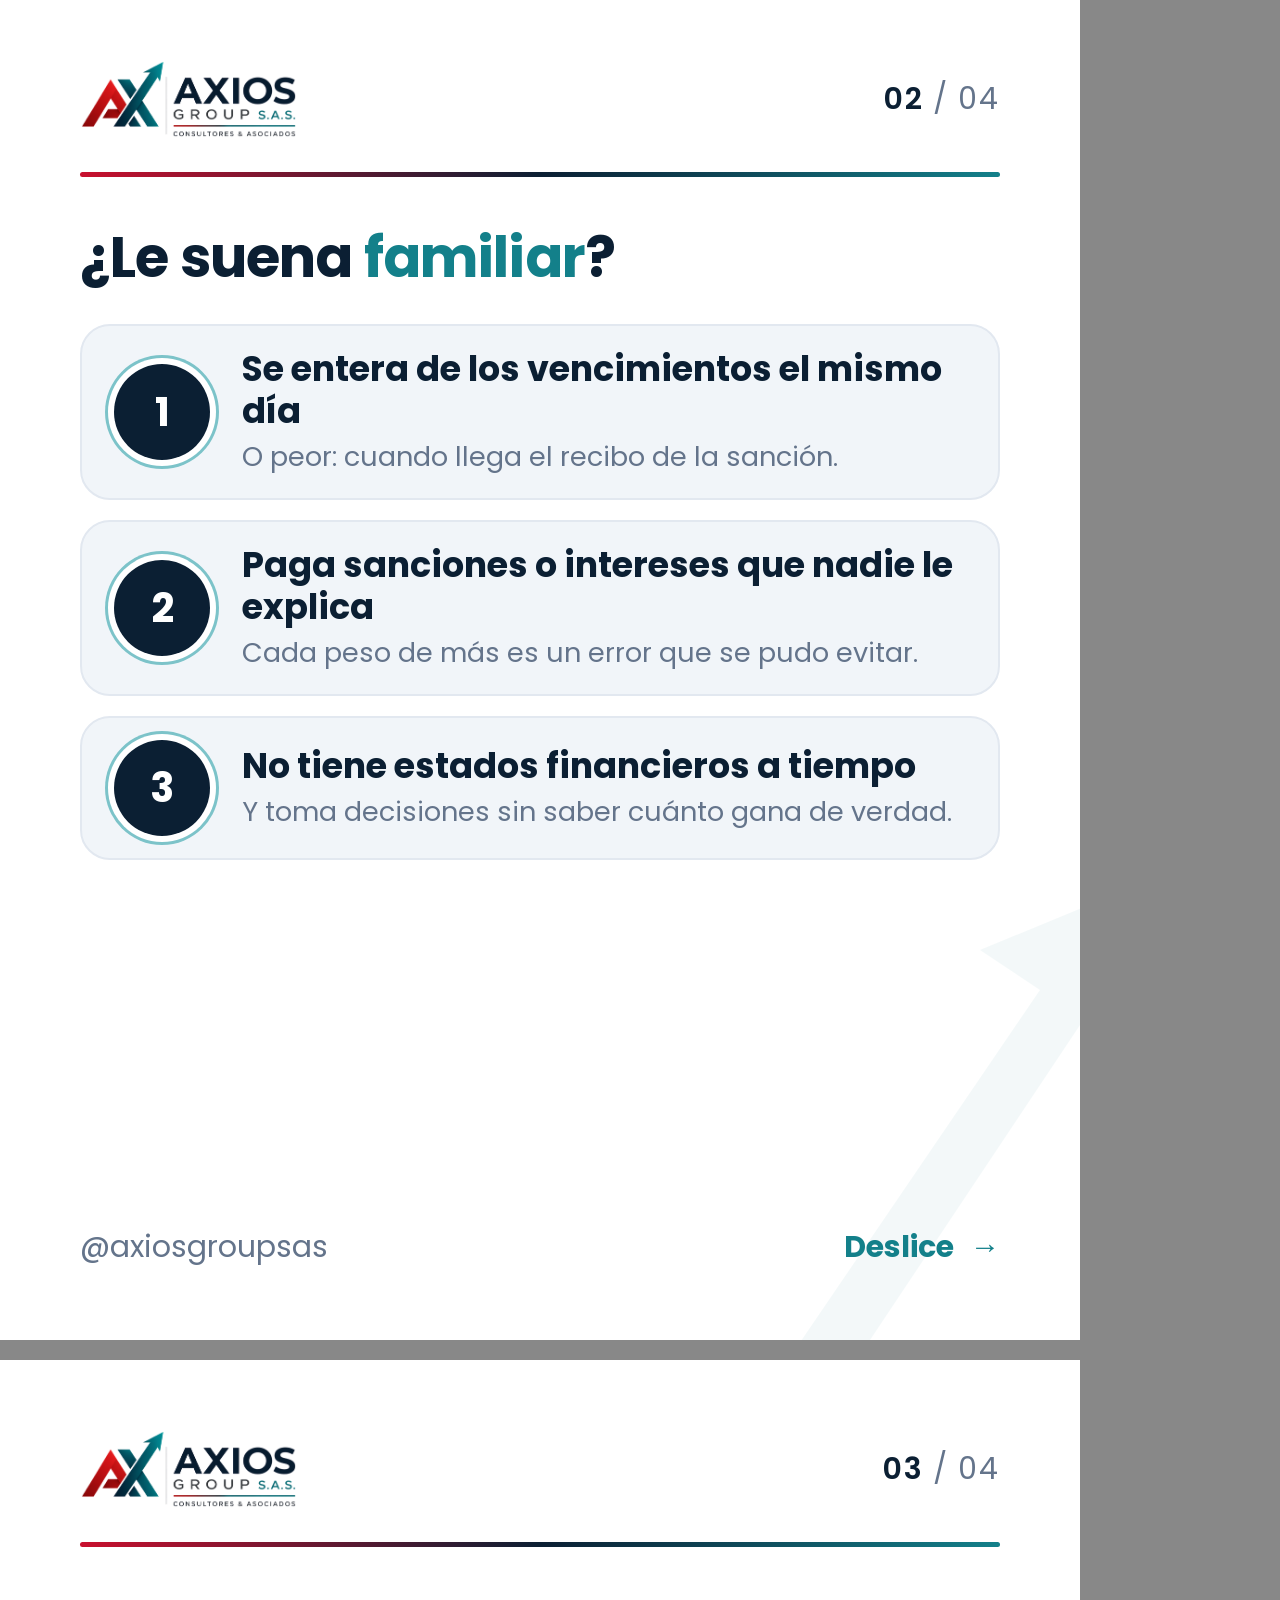
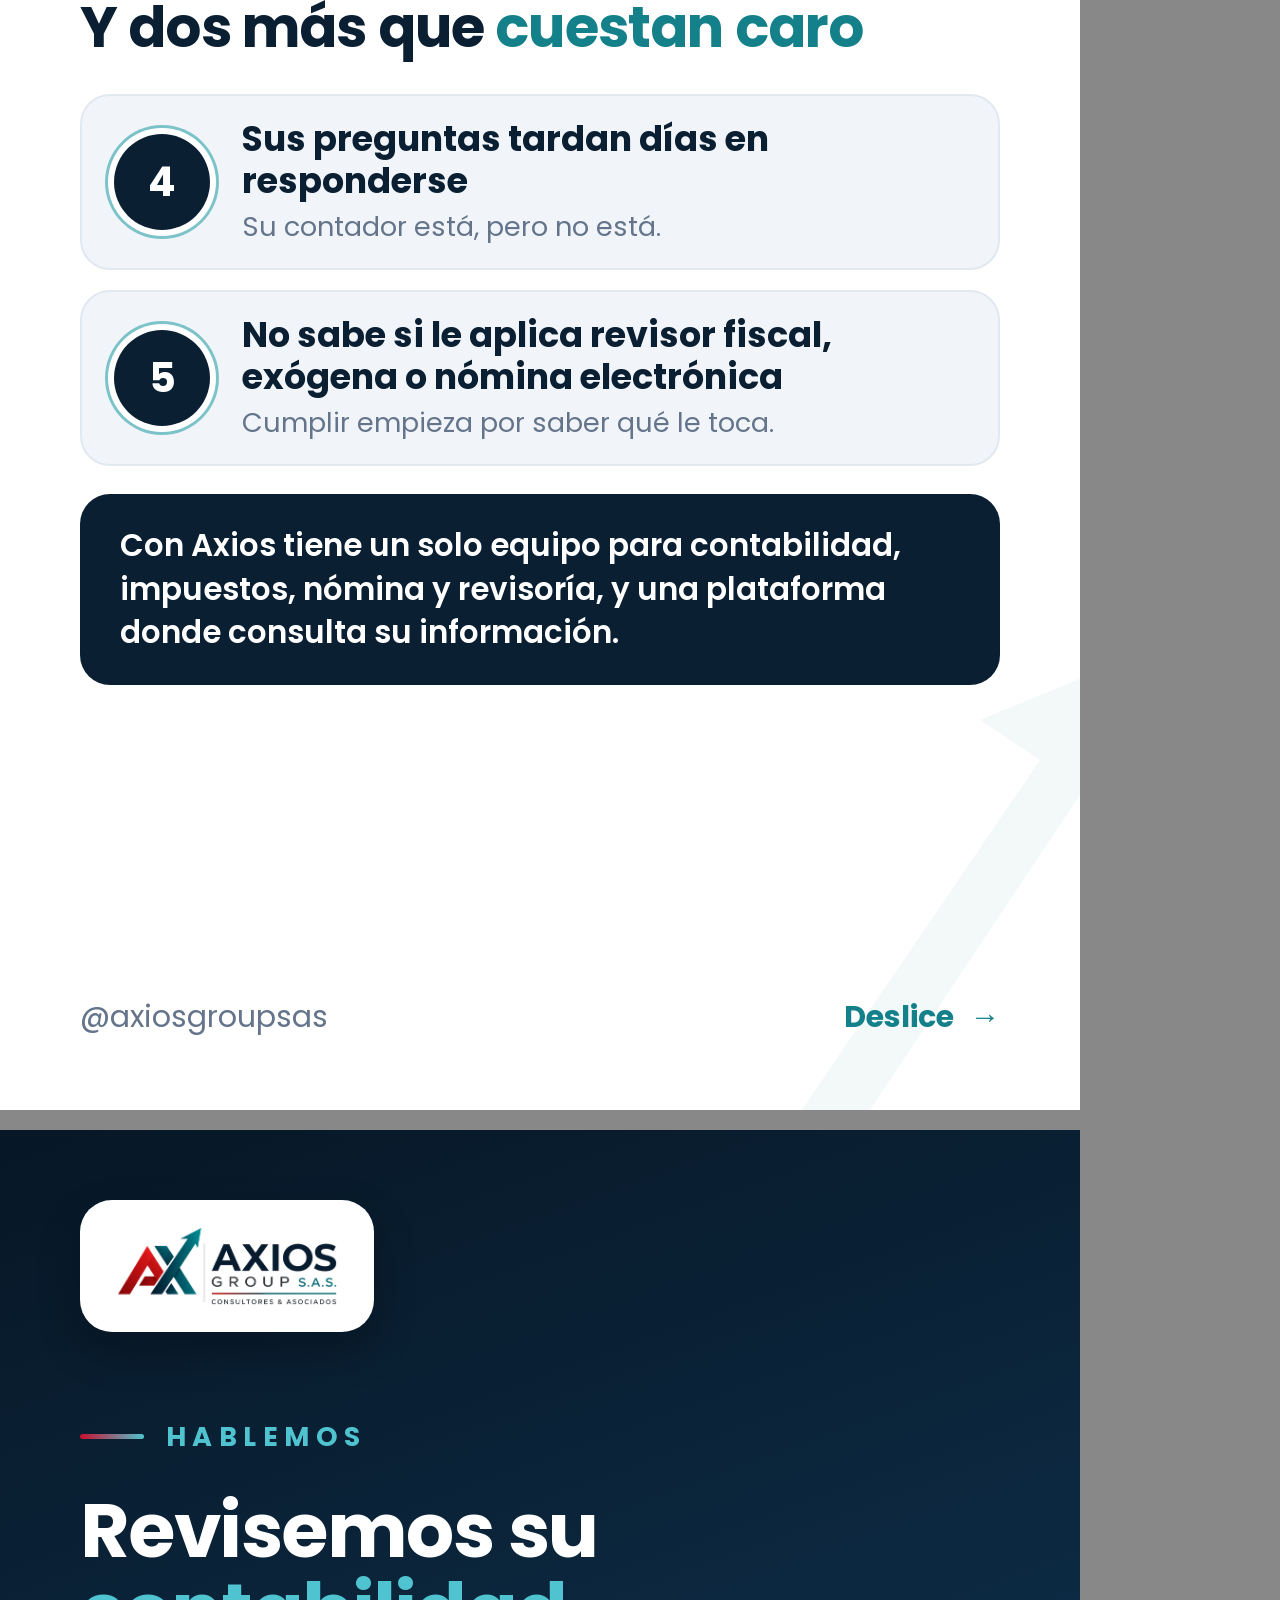
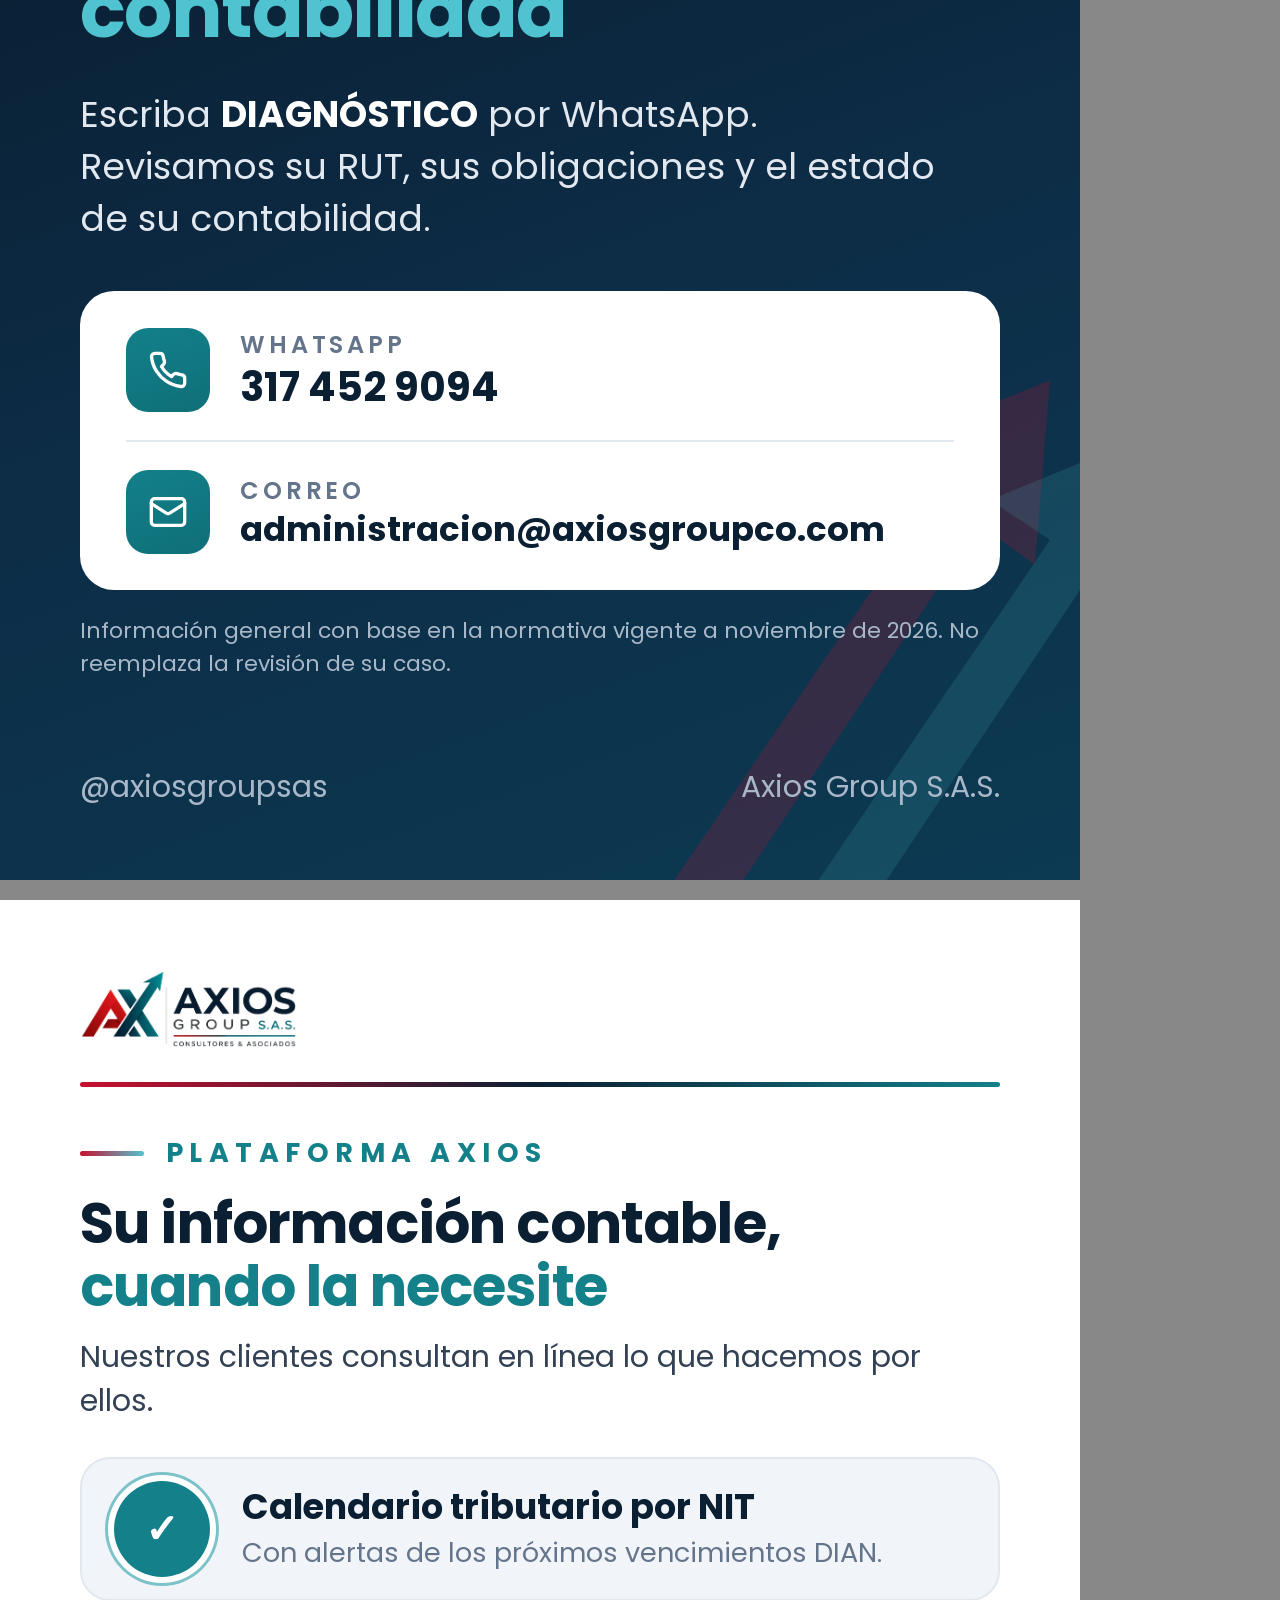
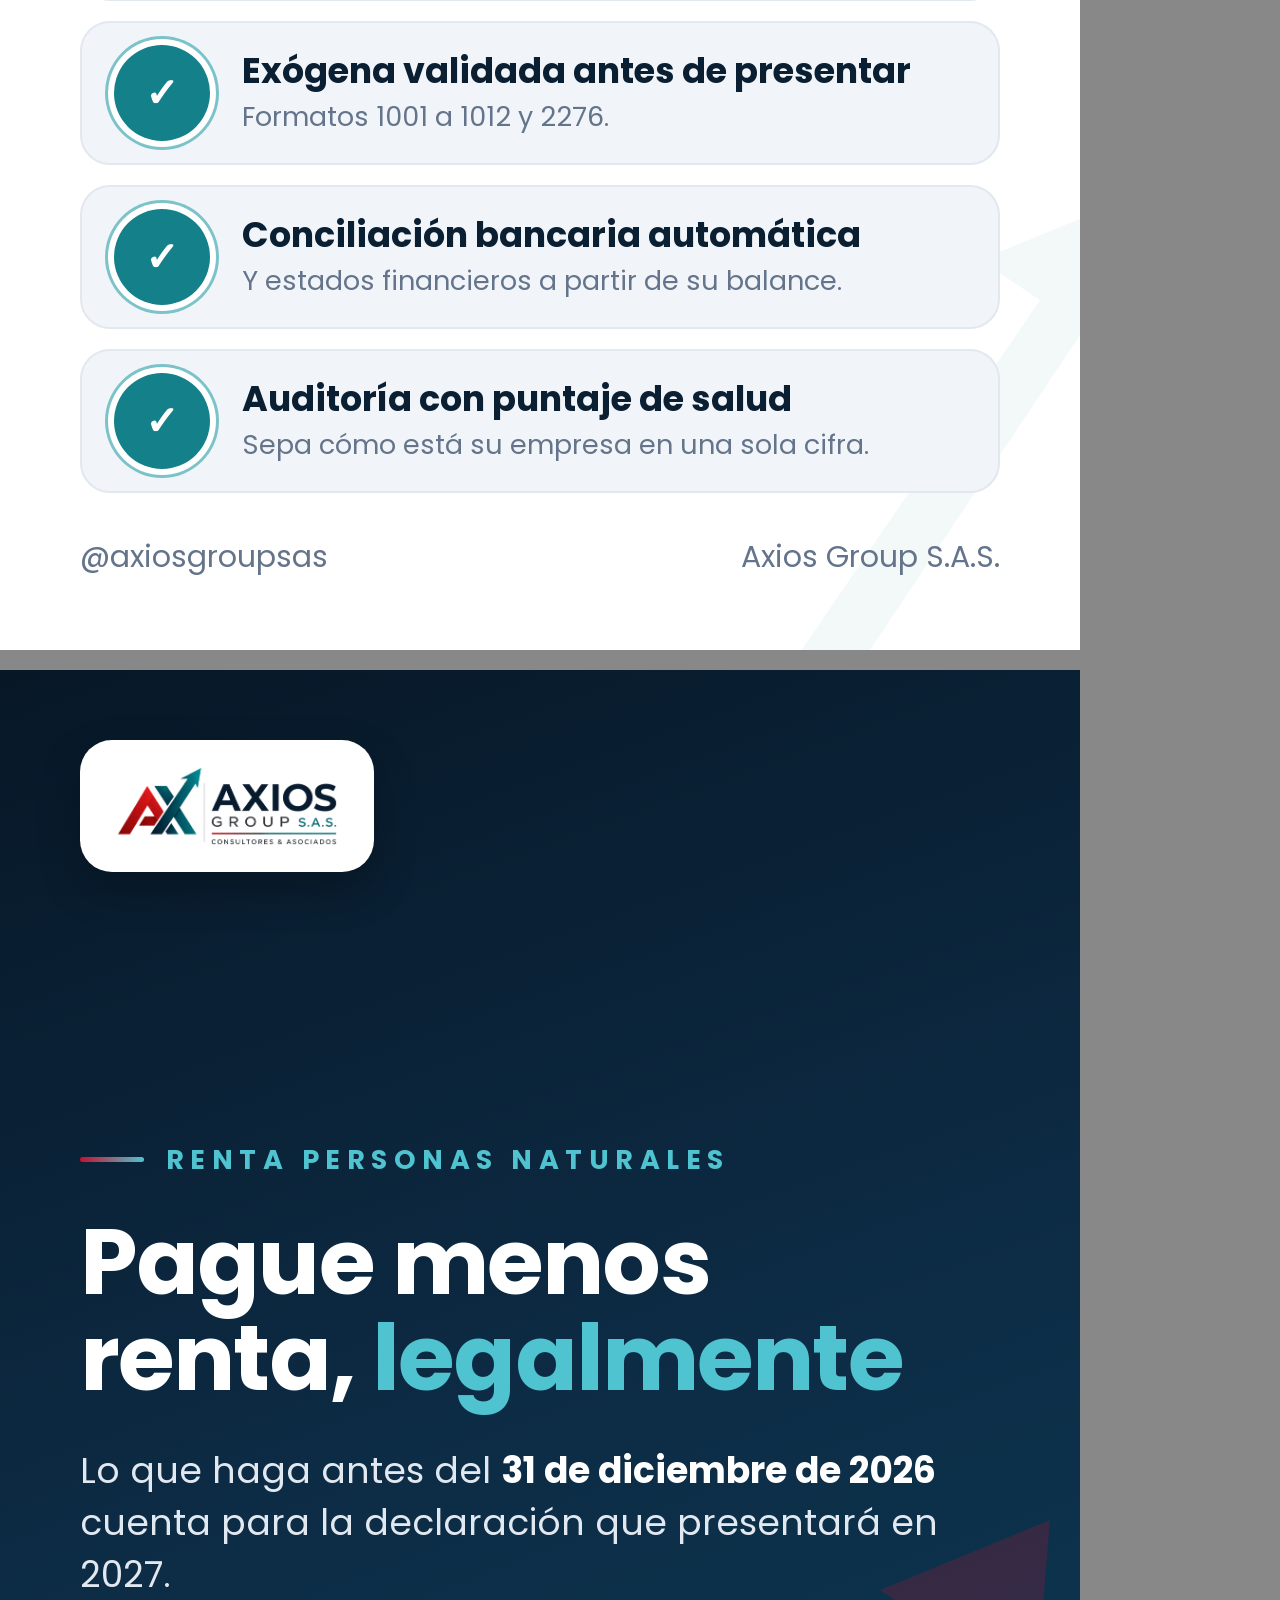
<file: lote4/fuente/noviembre.html>
<!doctype html>
<html lang="es">
<head>
<meta charset="utf-8">
<title>Lote 4: Instagram noviembre 2026</title>
<style>
  @font-face { font-family: "Poppins"; src: url("../../web/assets/fonts/poppins-400.woff2") format("woff2"); font-weight: 400; }
  @font-face { font-family: "Poppins"; src: url("../../web/assets/fonts/poppins-600.woff2") format("woff2"); font-weight: 600; }
  @font-face { font-family: "Poppins"; src: url("../../web/assets/fonts/poppins-700.woff2") format("woff2"); font-weight: 700; }

  :root {
    --navy-950: #071726; --navy-900: #0b1f33; --navy-800: #0d2c46;
    --teal-700: #0f6f78; --teal-600: #13808a; --teal-300: #4fc3cf;
    --red-600: #c8102e;
    --ink: #0b1f33; --text: #334155; --muted: #64748b; --line: #e2e8f0; --soft: #f1f5f9;
    --on-dark: #e2e8f0; --on-dark-muted: #a9b8c9; --white: #ffffff;
    --brand-rule: linear-gradient(90deg, var(--red-600) 0%, var(--navy-900) 50%, var(--teal-600) 100%);
  }
  * { box-sizing: border-box; margin: 0; padding: 0; }
  body { font-family: "Poppins", sans-serif; background: #888; }

  .slide { width: 1080px; height: 1350px; position: relative; overflow: hidden; padding: 70px 80px; display: flex; flex-direction: column; margin-bottom: 20px; }
  .slide > * { flex-shrink: 0; }
  .dark { background: linear-gradient(160deg, var(--navy-950) 0%, var(--navy-800) 55%, #0c3a52 100%); color: var(--white); }
  .light { background: #fff; color: var(--ink); }
  .deco { position: absolute; right: -60px; bottom: -40px; width: 520px; height: 640px; pointer-events: none; }

  .logo-card { background: #fff; border-radius: 32px; padding: 26px 36px; width: max-content; box-shadow: 0 18px 40px rgba(0,0,0,.25); position: relative; z-index: 1; }
  .logo-card img { height: 80px; display: block; }
  .head { display: flex; justify-content: space-between; align-items: center; position: relative; z-index: 1; }
  .head img { height: 78px; }
  .page { font-size: 30px; font-weight: 600; color: var(--ink); letter-spacing: .06em; }
  .page span { color: var(--muted); font-weight: 400; }
  .rule { height: 5px; border-radius: 3px; background: var(--brand-rule); margin-top: 34px; position: relative; z-index: 1; }

  .eyebrow { display: flex; align-items: center; gap: 22px; font-size: 27px; font-weight: 700; letter-spacing: .24em; color: var(--teal-300); text-transform: uppercase; }
  .eyebrow::before { content: ""; width: 64px; height: 5px; border-radius: 3px; background: linear-gradient(90deg, var(--red-600), var(--teal-300)); }
  .light .eyebrow { color: var(--teal-600); }

  .cover-body { margin-top: auto; margin-bottom: auto; position: relative; z-index: 1; }
  .cover-title { font-size: 92px; line-height: 1.05; font-weight: 700; color: #fff; letter-spacing: -0.02em; margin-top: 34px; }
  .t-teal { color: var(--teal-300); }
  .t-teal-dark { color: var(--teal-600); }
  .t-red { color: var(--red-600); }
  .cover-sub { font-size: 36px; line-height: 1.45; color: var(--on-dark); margin-top: 38px; max-width: 860px; }
  .cover-sub b { color: #fff; }

  .foot { display: flex; justify-content: space-between; align-items: center; position: relative; z-index: 1; font-size: 30px; }
  .dark .foot { color: var(--on-dark-muted); }
  .light .foot { color: var(--muted); margin-top: auto; }
  .pill { background: var(--teal-600); color: #fff; font-weight: 700; border-radius: 40px; padding: 18px 34px; display: flex; gap: 18px; align-items: center; box-shadow: 0 10px 26px rgba(19,128,138,.35); }
  .next { color: var(--teal-600); font-weight: 700; display: flex; gap: 16px; align-items: center; }

  .h2 { font-size: 56px; line-height: 1.12; font-weight: 700; letter-spacing: -0.015em; margin-top: 50px; position: relative; z-index: 1; }
  .lead { font-size: 30px; color: var(--text); line-height: 1.45; margin-top: 18px; position: relative; z-index: 1; }

  .stats { display: flex; flex-direction: column; gap: 24px; margin-top: 42px; position: relative; z-index: 1; }
  .stat { background: var(--soft); border: 2px solid var(--line); border-radius: 30px; padding: 30px 42px; }
  .stat .lbl { font-size: 24px; font-weight: 700; letter-spacing: .16em; text-transform: uppercase; color: var(--teal-600); }
  .stat .num { font-size: 72px; font-weight: 700; letter-spacing: -0.02em; line-height: 1.1; margin-top: 6px; }
  .stat .cond { font-size: 29px; color: var(--text); margin-top: 4px; line-height: 1.4; }
  .note { font-size: 23px; color: var(--muted); margin-top: 24px; line-height: 1.45; position: relative; z-index: 1; }
  .dark .note { color: var(--on-dark-muted); }

  .items { display: flex; flex-direction: column; gap: 20px; margin-top: 34px; position: relative; z-index: 1; }
  .item { background: var(--soft); border: 2px solid var(--line); border-radius: 30px; padding: 22px 38px 22px 32px; display: flex; gap: 32px; align-items: center; }
  .badge { flex: none; width: 96px; height: 96px; border-radius: 50%; background: var(--navy-900); color: #fff; font-size: 40px; font-weight: 700; display: grid; place-items: center; box-shadow: 0 0 0 6px #fff, 0 0 0 9px #7cc3c9; }
  .badge.red { background: var(--red-600); box-shadow: 0 0 0 6px #fff, 0 0 0 9px #e9a3ad; }
  .badge.teal { background: var(--teal-600); }
  .badge.sm { font-size: 30px; }
  .item h3 { font-size: 35px; font-weight: 700; line-height: 1.2; }
  .item p { font-size: 27px; color: var(--muted); line-height: 1.42; margin-top: 6px; }
  .item b { color: var(--ink); font-weight: 600; }

  .callout { margin-top: 28px; background: var(--navy-900); color: #fff; border-radius: 30px; padding: 30px 40px; font-size: 31px; line-height: 1.4; font-weight: 600; position: relative; z-index: 1; }
  .callout.red { background: var(--red-600); }

  /* tabla de fechas por NIT */
  .nit { display: grid; grid-template-columns: repeat(5, 1fr); gap: 18px; margin-top: 40px; position: relative; z-index: 1; }
  .cell { background: var(--soft); border: 2px solid var(--line); border-radius: 26px; padding: 22px 10px 24px; text-align: center; }
  .cell .d { font-size: 22px; font-weight: 600; letter-spacing: .14em; color: var(--muted); text-transform: uppercase; }
  .cell .n { font-size: 60px; font-weight: 700; line-height: 1.1; color: var(--navy-900); }
  .cell .f { font-size: 30px; font-weight: 700; color: var(--teal-600); margin-top: 4px; }
  .cell.hot { background: var(--navy-900); border-color: var(--navy-900); }
  .cell.hot .n { color: #fff; } .cell.hot .d { color: var(--on-dark-muted); } .cell.hot .f { color: var(--teal-300); }
  .tags { display: flex; flex-wrap: wrap; gap: 14px; margin-top: 30px; position: relative; z-index: 1; }
  .tag { background: #e6f4f5; color: var(--teal-700); font-weight: 700; font-size: 25px; border-radius: 40px; padding: 12px 26px; }

  /* fecha grande */
  .bigdate { display: flex; align-items: center; gap: 36px; margin-top: 24px; }
  .bigdate .day { font-size: 230px; font-weight: 700; line-height: .9; letter-spacing: -0.04em; }
  .bigdate .mon { font-size: 100px; font-weight: 700; color: var(--teal-300); line-height: 1; }
  .bigdate .yr { font-size: 54px; color: var(--on-dark); margin-top: 10px; }
  .dt-title { font-size: 60px; font-weight: 700; line-height: 1.1; margin-top: 30px; }
  .dt-sub { font-size: 31px; line-height: 1.42; color: var(--on-dark); margin-top: 18px; }
  .dt-sub b { color: #fff; }
  .band { position: absolute; left: 0; right: 0; bottom: 0; height: 170px; background: rgba(4,14,24,.55); display: flex; justify-content: space-between; align-items: center; padding: 0 80px; z-index: 2; }
  .band .k { font-size: 24px; font-weight: 700; letter-spacing: .2em; color: var(--teal-300); text-transform: uppercase; }
  .band .v { font-size: 34px; font-weight: 700; color: #fff; margin-top: 6px; }
  .mini { display: flex; flex-direction: column; gap: 12px; margin-top: 26px; }
  .mini div { display: flex; justify-content: space-between; align-items: center; background: rgba(255,255,255,.07); border: 2px solid rgba(255,255,255,.12); border-radius: 22px; padding: 14px 30px; font-size: 30px; }
  .mini b { color: var(--teal-300); font-size: 36px; }

  /* contacto */
  .contact { background: #fff; border-radius: 34px; padding: 36px 46px; margin-top: 46px; color: var(--ink); position: relative; z-index: 1; }
  .row { display: flex; gap: 30px; align-items: center; }
  .row + .row { border-top: 2px solid var(--line); margin-top: 28px; padding-top: 28px; }
  .ico { flex: none; width: 84px; height: 84px; border-radius: 22px; background: linear-gradient(160deg, var(--teal-600), var(--teal-700)); display: grid; place-items: center; }
  .ico svg { width: 40px; height: 40px; stroke: #fff; fill: none; stroke-width: 2; stroke-linecap: round; stroke-linejoin: round; }
  .contact .k { font-size: 24px; font-weight: 600; letter-spacing: .16em; color: var(--muted); text-transform: uppercase; }
  .contact .v { font-size: 40px; font-weight: 700; line-height: 1.25; }
  .contact .v.small { font-size: 34px; }
  .legal { font-size: 22px; color: var(--on-dark-muted); margin-top: 24px; position: relative; z-index: 1; }

  /* foto del equipo */
  .photo { position: absolute; inset: 0; background: url("equipo.png") center top / cover no-repeat; }
  .photo-fade { position: absolute; left: 0; right: 0; bottom: 0; height: 760px; background: linear-gradient(180deg, rgba(7,23,38,0) 0%, rgba(7,23,38,.92) 38%, #071726 100%); }
</style>
</head>
<body>

<svg width="0" height="0" style="position:absolute">
  <defs>
    <symbol id="arrow" viewBox="0 0 520 640">
      <path d="M40 640 L360 170 L300 130 L470 60 L455 245 L400 205 L110 640 Z"/>
    </symbol>
  </defs>
</svg>

<div id="root"></div>

<script>
const LOGO = '../../web/assets/img/logo-axios.png';
const decoDark = '<svg class="deco" viewBox="0 0 520 640"><use href="#arrow" fill="#c8102e" fill-opacity=".22" transform="translate(-40 40)"/><use href="#arrow" fill="#4fc3cf" fill-opacity=".14" transform="translate(70 90)"/></svg>';
const decoLight = '<svg class="deco" viewBox="0 0 520 640" style="opacity:.6"><use href="#arrow" fill="#13808a" fill-opacity=".08" transform="translate(60 80)"/></svg>';
const icoTel = '<svg viewBox="0 0 24 24"><path d="M22 16.92v3a2 2 0 0 1-2.18 2 19.79 19.79 0 0 1-8.63-3.07 19.5 19.5 0 0 1-6-6 19.79 19.79 0 0 1-3.07-8.67A2 2 0 0 1 4.11 2h3a2 2 0 0 1 2 1.72 12.84 12.84 0 0 0 .7 2.81 2 2 0 0 1-.45 2.11L8.09 9.91a16 16 0 0 0 6 6l1.27-1.27a2 2 0 0 1 2.11-.45 12.84 12.84 0 0 0 2.81.7A2 2 0 0 1 22 16.92z"/></svg>';
const icoMail = '<svg viewBox="0 0 24 24"><rect x="2" y="4" width="20" height="16" rx="2"/><path d="m22 7-8.97 5.7a1.94 1.94 0 0 1-2.06 0L2 7"/></svg>';

const slides = [];
// Portada oscura
function cover(id, eyebrow, title, sub, single) {
  slides.push([id, 'dark', `${decoDark}<div class="logo-card"><img src="${LOGO}" alt=""></div>
  <div class="cover-body"><div class="eyebrow">${eyebrow}</div><h1 class="cover-title">${title}</h1>${sub ? `<p class="cover-sub">${sub}</p>` : ''}</div>
  <div class="foot"><span>@axiosgroupsas</span>${single ? '<span>Axios Group S.A.S.</span>' : '<span class="pill">Deslice <span>→</span></span>'}</div>`]);
}
// Página clara con encabezado y número
function page(id, n, total, body, last) {
  slides.push([id, 'light', `${decoLight}<div class="head"><img src="${LOGO}" alt="">${total ? `<div class="page">0${n} <span>/ 0${total}</span></div>` : ''}</div><div class="rule"></div>${body}
  <div class="foot"><span>@axiosgroupsas</span>${last ? '<span>Axios Group S.A.S.</span>' : '<span class="next">Deslice <span>→</span></span>'}</div>`]);
}
// Cierre con contacto
function contact(id, eyebrow, title, sub, legal) {
  slides.push([id, 'dark', `${decoDark}<div class="logo-card"><img src="${LOGO}" alt=""></div>
  <div class="cover-body"><div class="eyebrow">${eyebrow}</div><h1 class="cover-title" style="font-size:76px">${title}</h1><p class="cover-sub">${sub}</p>
  <div class="contact"><div class="row"><div class="ico">${icoTel}</div><div><div class="k">WhatsApp</div><div class="v">317 452 9094</div></div></div>
  <div class="row"><div class="ico">${icoMail}</div><div><div class="k">Correo</div><div class="v small">administracion@axiosgroupco.com</div></div></div></div>
  <p class="legal">${legal || 'Información general con base en la normativa vigente a noviembre de 2026. No reemplaza la revisión de su caso.'}</p></div>
  <div class="foot"><span>@axiosgroupsas</span><span>Axios Group S.A.S.</span></div>`]);
}
// Recordatorio con fecha grande
function bigdate(id, eyebrow, day, mon, title, sub, extra, note) {
  slides.push([id, 'dark', `${decoDark}<div class="logo-card"><img src="${LOGO}" alt=""></div>
  <div style="margin-top:44px;position:relative;z-index:1"><div class="eyebrow">${eyebrow}</div>
  <div class="bigdate"><div class="day">${day}</div><div><div class="mon">${mon}</div><div class="yr">2026</div></div></div>
  <div class="dt-title">${title}</div><p class="dt-sub">${sub}</p>${extra || ''}<p class="note" style="margin-top:22px">${note}</p></div>
  <div class="band"><div><div class="k">¿Dudas? Escríbanos</div><div class="v">administracion@axiosgroupco.com</div></div><div style="text-align:right"><div class="k">WhatsApp</div><div class="v">317 452 9094</div></div></div>`]);
}
const item = (b, h, p, cls='') => `<div class="item"><div class="badge ${cls}">${b}</div><div><h3>${h}</h3>${p ? `<p>${p}</p>` : ''}</div></div>`;
const nitGrid = (fechas, mes, hot) => `<div class="nit">${['1','2','3','4','5','6','7','8','9','0'].map((d,i) => `<div class="cell ${hot && hot.includes(d) ? 'hot' : ''}"><div class="d">NIT</div><div class="n">${d}</div><div class="f">${fechas[i]} ${mes}</div></div>`).join('')}</div>`;

/* ---------- P01 · Equipo (4 nov) ---------- */
slides.push(['p01_equipo', 'dark', `<div class="photo"></div><div class="photo-fade"></div>
  <div class="logo-card" style="padding:20px 30px"><img src="${LOGO}" alt="" style="height:66px"></div>
  <div style="margin-top:auto;position:relative;z-index:1">
    <div class="eyebrow">Quiénes somos</div>
    <h1 class="cover-title" style="font-size:74px;margin-top:24px">Detrás de cada cifra hay un <span class="t-teal">equipo que responde</span></h1>
    <p class="cover-sub" style="font-size:31px;margin-top:22px">Tres socios, un compromiso: que su empresa cumpla a tiempo y sin sorpresas. Contabilidad, impuestos, nómina y revisoría fiscal en un solo lugar.</p>
  </div>
  <div class="foot" style="margin-top:34px"><span>@axiosgroupsas</span><span>WhatsApp 317 452 9094</span></div>`]);

/* ---------- P02 · Vencimientos de noviembre (5 nov) ---------- */
cover('p02_s1', 'Calendario DIAN · noviembre 2026', 'Lo que <span class="t-teal">vence en noviembre</span>', 'IVA, retención en la fuente, impuesto al consumo y SIMPLE: <b>del 11 al 25 de noviembre</b>, según el último dígito de su NIT.');
page('p02_s2', 2, 3, `<h2 class="h2">Busque el <span class="t-teal-dark">último dígito</span> de su NIT</h2>
  <p class="lead">Sin contar el dígito de verificación.</p>
  ${nitGrid(['11','12','13','17','18','19','20','23','24','25'], 'nov')}
  <div class="tags"><span class="tag">IVA bimestral sep-oct</span><span class="tag">Retención de octubre (F350)</span><span class="tag">INC bimestral</span><span class="tag">Anticipo SIMPLE sep-oct</span></div>
  <p class="note">Calendario tributario 2026 (Decreto 2229 de 2023). Algunas seccionales tienen plazos especiales: confirme su caso.</p>`);
contact('p02_s3', 'También en noviembre', '¿Su contador ya <span class="t-teal">tiene sus fechas</span>?', '<b>20 nov:</b> ReteICA Bogotá, 5.º bimestre. <b>11 dic:</b> ICA Bogotá bimestral. Escriba <b>CALENDARIO</b> por WhatsApp y le enviamos sus fechas según su NIT.');

/* ---------- P04 · Sanciones (9 nov) ---------- */
page('p04_sancion', 0, 0, `<div class="eyebrow" style="margin-top:46px">Sanciones DIAN</div>
  <h2 class="h2" style="margin-top:20px">Declarar tarde <span class="t-red">sale caro</span></h2>
  <div class="stats">
    <div class="stat"><div class="lbl">Extemporaneidad</div><div class="num">5 % por mes</div><div class="cond">Del impuesto a cargo, por cada mes o fracción de retraso, hasta el 100 % (art. 641 ET). Si la DIAN ya lo emplazó: 10 % (art. 642).</div></div>
    <div class="stat"><div class="lbl">Sanción mínima 2026</div><div class="num">$523.740</div><div class="cond">10 UVT, aunque no haya impuesto a pagar (art. 639 ET). Más intereses de mora sobre lo que pague tarde.</div></div>
  </div>
  <div class="callout red">Ojo con la retención: si la presenta sin el pago total, la declaración no produce efecto legal (art. 580-1 ET).</div>`, true);

/* ---------- P05 · Arrancan vencimientos (10 nov) ---------- */
bigdate('p05_manana', 'Recordatorio DIAN', '11', 'NOV', 'Arrancan <span class="t-teal">IVA y retención</span>', 'Mañana declaran y pagan los NIT terminados en <b>1</b>. El resto, hasta el <b>25 de noviembre</b> según su último dígito.',
  `<div class="mini"><div><span>NIT 1 · 2 · 3</span><b>11 · 12 · 13 nov</b></div><div><span>NIT 4 · 5 · 6 · 7</span><b>17 · 18 · 19 · 20 nov</b></div><div><span>NIT 8 · 9 · 0</span><b>23 · 24 · 25 nov</b></div></div>`,
  'Calendario tributario DIAN 2026. Confirme su caso en dian.gov.co.');

/* ---------- P06 · Señales para cambiar de contador (12 nov) ---------- */
cover('p06_s1', 'Outsourcing contable', '5 señales de que su contabilidad <span class="t-teal">necesita otro equipo</span>', 'Si se identifica con dos o más, es momento de hablar antes del cierre del año.');
page('p06_s2', 2, 4, `<h2 class="h2">¿Le suena <span class="t-teal-dark">familiar</span>?</h2><div class="items">
  ${item('1', 'Se entera de los vencimientos el mismo día', 'O peor: cuando llega el recibo de la sanción.')}
  ${item('2', 'Paga sanciones o intereses que nadie le explica', 'Cada peso de más es un error que se pudo evitar.')}
  ${item('3', 'No tiene estados financieros a tiempo', 'Y toma decisiones sin saber cuánto gana de verdad.')}
  </div>`);
page('p06_s3', 3, 4, `<h2 class="h2">Y dos más que <span class="t-teal-dark">cuestan caro</span></h2><div class="items">
  ${item('4', 'Sus preguntas tardan días en responderse', 'Su contador está, pero no está.')}
  ${item('5', 'No sabe si le aplica revisor fiscal, exógena o nómina electrónica', 'Cumplir empieza por saber qué le toca.')}
  </div><div class="callout">Con Axios tiene un solo equipo para contabilidad, impuestos, nómina y revisoría, y una plataforma donde consulta su información.</div>`);
contact('p06_s4', 'Hablemos', 'Revisemos su <span class="t-teal">contabilidad</span>', 'Escriba <b>DIAGNÓSTICO</b> por WhatsApp. Revisamos su RUT, sus obligaciones y el estado de su contabilidad.');

/* ---------- P07 · Plataforma (13 nov) ---------- */
page('p07_plataforma', 0, 0, `<div class="eyebrow" style="margin-top:46px">Plataforma Axios</div>
  <h2 class="h2" style="margin-top:20px">Su información contable, <span class="t-teal-dark">cuando la necesite</span></h2>
  <p class="lead">Nuestros clientes consultan en línea lo que hacemos por ellos.</p>
  <div class="items">
  ${item('✓', 'Calendario tributario por NIT', 'Con alertas de los próximos vencimientos DIAN.', 'teal')}
  ${item('✓', 'Exógena validada antes de presentar', 'Formatos 1001 a 1012 y 2276.', 'teal')}
  ${item('✓', 'Conciliación bancaria automática', 'Y estados financieros a partir de su balance.', 'teal')}
  ${item('✓', 'Auditoría con puntaje de salud', 'Sepa cómo está su empresa en una sola cifra.', 'teal')}
  </div>`, true);

/* ---------- P08 · Planeación renta (17 nov) ---------- */
cover('p08_s1', 'Renta personas naturales', 'Pague menos renta, <span class="t-teal">legalmente</span>', 'Lo que haga antes del <b>31 de diciembre de 2026</b> cuenta para la declaración que presentará en 2027.');
page('p08_s2', 2, 4, `<h2 class="h2">Tres decisiones <span class="t-teal-dark">antes de fin de año</span></h2><div class="items">
  ${item('1', 'Ahorro en pensión voluntaria o AFC', 'Renta exenta de hasta el 30 % de su ingreso, máximo <b>3.800 UVT</b> al año ($199.021.200).')}
  ${item('2', 'Intereses de crédito de vivienda', 'Deducibles hasta <b>1.200 UVT</b> al año ($62.848.800). Pida el certificado al banco.')}
  ${item('3', 'Medicina prepagada o seguro de salud', 'Deducible hasta <b>16 UVT</b> al mes ($837.984).')}
  </div>`);
page('p08_s3', 3, 4, `<h2 class="h2">Y dos que <span class="t-teal-dark">casi nadie usa</span></h2><div class="items">
  ${item('4', 'Dependientes', 'Con rentas de trabajo, deducción adicional de <b>72 UVT</b> por dependiente ($3.770.928), hasta 4.')}
  ${item('5', 'Compras con factura electrónica', 'Deduzca el <b>1 %</b> de lo que compre con factura y pague con medios electrónicos, hasta 240 UVT.')}
  </div><div class="callout">Ojo con el tope: exenciones y deducciones suman máximo el 40 % del ingreso y 1.340 UVT al año. Las de los puntos 4 y 5 van por fuera de ese límite.</div>
  <p class="note">UVT 2026: $52.374. Arts. 126-1, 126-4, 119, 387, 336 y 336 núm. 5 del ET.</p>`);
contact('p08_s4', 'Planeación tributaria', 'Hagamos sus <span class="t-teal">cuentas</span> antes del 31', 'Escriba <b>PLANEAR</b> por WhatsApp y calculamos cuánto puede ahorrar en su renta 2026.');

/* ---------- P09 · Exógena (18 nov) ---------- */
page('p09_exogena', 0, 0, `<div class="eyebrow" style="margin-top:46px">Información exógena 2026</div>
  <h2 class="h2" style="margin-top:20px;font-size:52px">Lo que no organiza en diciembre, <span class="t-teal-dark">lo sufre en abril</span></h2>
  <p class="lead">La del año gravable 2026 se reporta en 2027. Prepárela ya:</p>
  <div class="items">
  ${item('1', 'Terceros completos', 'NIT, nombre y dirección de clientes y proveedores.')}
  ${item('2', 'Contabilidad conciliada', 'Las cifras de los formatos deben cuadrar con sus libros y sus declaraciones.')}
  ${item('3', 'Facturas electrónicas al día', 'Lo que reportan sus clientes y proveedores, la DIAN lo cruza con lo suyo.')}
  </div>
  <div class="callout red">Reportar tarde o con errores puede costar hasta 7.500 UVT: $392.805.000 en 2026 (art. 651 ET).</div>`, true);

/* ---------- P10 · Revisor fiscal (19 nov) ---------- */
page('p10_revisor', 0, 0, `<div class="eyebrow" style="margin-top:46px">Revisoría fiscal</div>
  <h2 class="h2" style="margin-top:20px">¿Su empresa necesitará <span class="t-teal-dark">revisor fiscal</span> en 2027?</h2>
  <p class="lead">Lo definen sus cifras a <b>31 de diciembre de 2026</b>. Basta con cumplir una:</p>
  <div class="stats">
    <div class="stat"><div class="lbl">Activos brutos</div><div class="num">5.000 SMMLV</div><div class="cond">O más, a 31 de diciembre del año anterior.</div></div>
    <div class="stat"><div class="lbl">Ingresos brutos</div><div class="num">3.000 SMMLV</div><div class="cond">O más, durante el año anterior.</div></div>
  </div>
  <p class="note">Aplica también a las S.A.S. Las sociedades anónimas y las sucursales de sociedades extranjeras siempre lo necesitan. Art. 203 C. de Co. y Ley 43 de 1990, art. 13, par. 2.</p>`, true);

/* ---------- P11 · Última semana (23 nov) ---------- */
bigdate('p11_ultima', 'Última semana', '25', 'NOV', 'Últimos días para <span class="t-teal">IVA y retención</span>', 'Si su NIT termina en 8, 9 o 0, todavía está a tiempo de evitar la sanción.',
  `<div class="mini"><div><span>NIT terminado en 8</span><b>Lunes 23 nov</b></div><div><span>NIT terminado en 9</span><b>Martes 24 nov</b></div><div><span>NIT terminado en 0</span><b>Miércoles 25 nov</b></div></div>`,
  'Calendario tributario DIAN 2026. IVA bimestral sep-oct y retención de octubre.');

/* ---------- P12 · Nómina de diciembre (24 nov) ---------- */
cover('p12_s1', 'Nómina y prestaciones', 'Diciembre en nómina: <span class="t-teal">4 fechas</span> que no puede pasar por alto', 'Prima, dotación y cesantías. Planee su caja desde ya.');
page('p12_s2', 2, 3, `<h2 class="h2">Anote estas <span class="t-teal-dark">fechas</span></h2><div class="items">
  ${item('20', 'Prima de servicios · 20 dic', 'Cae domingo: páguela a más tardar el viernes 18 (art. 306 CST).', 'sm')}
  ${item('20', 'Dotación · 20 dic', 'Para quienes ganan hasta 2 SMMLV y llevan más de 3 meses (art. 230 CST).', 'sm')}
  ${item('31', 'Intereses a las cesantías · 31 ene 2027', 'El 12 % anual, pagado directamente al trabajador.', 'sm')}
  ${item('14', 'Consignación de cesantías · 14 feb 2027', 'Al fondo de cesantías de cada trabajador.', 'sm')}
  </div><div class="callout">Cada pago de nómina se reporta a la DIAN como nómina electrónica.</div>`);
contact('p12_s3', 'Nómina electrónica', '¿Quiere que <span class="t-teal">liquidemos</span> su nómina?', 'Escriba <b>NÓMINA</b> por WhatsApp. Liquidamos prima, prestaciones, PILA y nómina electrónica.');

/* ---------- P13 · Por qué Axios (25 nov) ---------- */
cover('p13_s1', 'Axios Group S.A.S.', '¿Por qué las empresas <span class="t-teal">trabajan con Axios</span>?', 'Cuatro razones para dejar sus impuestos en buenas manos.');
page('p13_s2', 2, 3, `<h2 class="h2">Lo que <span class="t-teal-dark">nos diferencia</span></h2><div class="items">
  ${item('1', 'Un solo equipo', 'Contabilidad, impuestos, nómina, legalización y revisoría fiscal.')}
  ${item('2', 'Su calendario, según su NIT', 'Sabemos qué le vence y cuándo, antes de que se acerque la fecha.')}
  ${item('3', 'Cálculos trazables a la norma', 'Cada cifra sale de un procedimiento claro, sin cajas negras.')}
  ${item('4', 'Plataforma propia', 'Consulte sus estados financieros, su exógena y sus vencimientos.')}
  </div>`);
slides.push(['p13_s3', 'dark', `<div class="photo"></div><div class="photo-fade"></div>
  <div class="logo-card" style="padding:20px 30px"><img src="${LOGO}" alt="" style="height:66px"></div>
  <div style="margin-top:auto;position:relative;z-index:1"><div class="eyebrow">Hablemos</div>
  <h1 class="cover-title" style="font-size:72px;margin-top:22px">Cuéntenos de su empresa</h1>
  <p class="cover-sub" style="font-size:32px;margin-top:20px">WhatsApp <b>317 452 9094</b> · <b>301 461 3595</b> · <b>310 748 5689</b><br>administracion@axiosgroupco.com</p></div>
  <div class="foot" style="margin-top:34px"><span>@axiosgroupsas</span><span>axiosgroupco.com</span></div>`]);

/* ---------- P14 · Régimen SIMPLE (26 nov) ---------- */
cover('p14_s1', 'Régimen SIMPLE', '¿Le conviene el <span class="t-teal">SIMPLE</span> en 2027?', 'La decisión se toma antes del <b>último día hábil de febrero de 2027</b>. Los números se hacen ahora.');
page('p14_s2', 2, 3, `<h2 class="h2">Lo que <span class="t-teal-dark">debe saber</span></h2><div class="items">
  ${item('✓', 'Un solo pago', 'Integra renta e ICA consolidado, con anticipos bimestrales y tarifas por actividad.', 'teal')}
  ${item('✓', 'Sin retención en la fuente', 'A sus ingresos no se les practica retención de renta.', 'teal')}
  ${item('✓', 'Pueden entrar', 'Personas naturales y sociedades con socios personas naturales, con ingresos de 2026 menores a 100.000 UVT.', 'teal')}
  ${item('!', 'No siempre conviene', 'Depende de su actividad, sus costos y sus deducciones.', 'red')}
  </div><p class="note">Arts. 903 a 916 ET. 100.000 UVT 2026 = $5.237.400.000. Inscripción en el RUT, responsabilidad 47.</p>`);
contact('p14_s3', 'Hagamos números', '¿SIMPLE u <span class="t-teal">ordinario</span>?', 'Escriba <b>SIMPLE</b> por WhatsApp y comparamos cuánto pagaría en cada régimen.');

/* ---------- P15 · Crear empresa (27 nov) ---------- */
cover('p15_empresa', 'Legalización de empresas', '¿Quiere facturar desde el <span class="t-teal">1 de enero</span>? Cree su empresa en diciembre', 'Estatutos, Cámara de Comercio, RUT, firma y facturación electrónica: lo gestionamos por usted. Escriba <b>EMPRESA</b> al 317 452 9094.', true);

/* ---------- P16 · Vencimientos de diciembre (30 nov) ---------- */
cover('p16_s1', 'Calendario · diciembre 2026', 'Lo que <span class="t-teal">vence en diciembre</span>', 'Retención de noviembre, ICA de Bogotá, prima y dotación. Cierre el año sin sanciones.');
page('p16_s2', 2, 3, `<h2 class="h2">Retención de noviembre <span class="t-teal-dark">(F350)</span></h2>
  <p class="lead">Último dígito del NIT, sin dígito de verificación.</p>
  ${nitGrid(['10','11','14','15','16','17','18','21','22','23'], 'dic')}
  <div class="tags"><span class="tag">11 dic · ICA Bogotá bimestral sep-oct</span><span class="tag">20 dic · Prima y dotación</span><span class="tag">Nómina electrónica de noviembre</span></div>
  <p class="note">Calendario tributario 2026 (Decreto 2229 de 2023) y Resolución SDH-000195. En enero: IVA nov-dic, retención de diciembre y SIMPLE, del 13 al 26.</p>`);
contact('p16_s3', 'Cierre 2026', 'Cierre el año <span class="t-teal">en orden</span>', 'Escriba <b>CALENDARIO</b> por WhatsApp y le enviamos todas sus fechas según su NIT.');

/* ---------- P17 · Saldos a favor (20 nov) ---------- */
page('p17_saldo', 0, 0, `<div class="eyebrow" style="margin-top:46px">Devoluciones DIAN</div>
  <h2 class="h2" style="margin-top:20px">¿Tiene <span class="t-teal-dark">saldo a favor</span>? Ese dinero es suyo</h2>
  <p class="lead">En renta o en IVA, puede pedir que la DIAN se lo devuelva o lo compense con otros impuestos.</p>
  <div class="stats">
    <div class="stat"><div class="lbl">Plazo para pedirlo</div><div class="num">2 años</div><div class="cond">Desde el vencimiento del plazo para declarar (art. 854 ET). Después, lo pierde.</div></div>
    <div class="stat"><div class="lbl">Plazo de la DIAN</div><div class="num">50 días hábiles</div><div class="cond">Para resolver una solicitud completa (art. 855 ET).</div></div>
  </div>
  <div class="callout">Escriba <span class="t-teal">SALDO</span> por WhatsApp al 317 452 9094 y revisamos sus declaraciones.</div>`, true);

const root = document.getElementById('root');
for (const [id, cls, html] of slides) {
  const s = document.createElement('section');
  s.className = 'slide ' + cls; s.id = id; s.innerHTML = html;
  root.appendChild(s);
}
</script>
</body>
</html>
</file>
<file: assets/css/styles.css>
/* Axios Group S.A.S. — sitio corporativo
   Paleta tomada del logo y de las piezas de Instagram de la marca. */

@font-face {
  font-family: "Poppins";
  src: url("../fonts/poppins-400.woff2") format("woff2");
  font-weight: 400;
  font-style: normal;
  font-display: swap;
}
@font-face {
  font-family: "Poppins";
  src: url("../fonts/poppins-600.woff2") format("woff2");
  font-weight: 600;
  font-style: normal;
  font-display: swap;
}
@font-face {
  font-family: "Poppins";
  src: url("../fonts/poppins-700.woff2") format("woff2");
  font-weight: 700;
  font-style: normal;
  font-display: swap;
}

:root {
  --navy-950: #071726;
  --navy-900: #0b1f33;
  --navy-800: #0d2c46;
  --navy-700: #123a5a;
  --teal-700: #0f6f78;
  --teal-600: #13808a;
  --teal-300: #4fc3cf;
  --red-600: #c8102e;
  --red-500: #dc2a35;

  --ink: #0b1f33;
  --text: #334155;
  --muted: #64748b;
  --line: #e2e8f0;
  --soft: #f1f5f9;
  --white: #ffffff;

  --on-dark: #e2e8f0;
  --on-dark-muted: #a9b8c9;
  --dark-card: rgba(255, 255, 255, 0.06);
  --dark-line: rgba(255, 255, 255, 0.12);

  --brand-rule: linear-gradient(90deg, var(--red-600) 0%, var(--navy-900) 50%, var(--teal-600) 100%);
  --hero-bg: linear-gradient(160deg, var(--navy-950) 0%, var(--navy-800) 55%, #0c3a52 100%);

  --radius: 18px;
  --radius-sm: 12px;
  --shadow: 0 1px 2px rgba(11, 31, 51, 0.06), 0 8px 24px rgba(11, 31, 51, 0.06);
  --shadow-lg: 0 24px 60px rgba(4, 14, 26, 0.35);
  --header-h: 76px;
  --font: "Poppins", system-ui, -apple-system, "Segoe UI", Roboto, Arial, sans-serif;
}

*,
*::before,
*::after { box-sizing: border-box; }

html {
  scroll-behavior: smooth;
  scroll-padding-top: calc(var(--header-h) + 12px);
  -webkit-text-size-adjust: 100%;
}

body {
  margin: 0;
  font-family: var(--font);
  font-size: 1rem;
  line-height: 1.6;
  color: var(--text);
  background: var(--white);
  -webkit-font-smoothing: antialiased;
  overflow-x: hidden;
}

img { max-width: 100%; height: auto; display: block; }
a { color: var(--teal-600); }
h1, h2, h3 { color: var(--ink); line-height: 1.15; margin: 0; font-weight: 700; letter-spacing: -0.01em; }
p { margin: 0; }
ul, ol { margin: 0; padding: 0; list-style: none; }

.sprite { position: absolute; width: 0; height: 0; overflow: hidden; }
.icon {
  width: 1.25em;
  height: 1.25em;
  flex: none;
  fill: none;
  stroke: currentColor;
  stroke-width: 2;
  stroke-linecap: round;
  stroke-linejoin: round;
}

.sr-only {
  position: absolute; width: 1px; height: 1px; padding: 0; margin: -1px;
  overflow: hidden; clip: rect(0, 0, 0, 0); white-space: nowrap; border: 0;
}

.skip-link {
  position: absolute; left: 16px; top: -48px; z-index: 100;
  background: var(--navy-900); color: var(--white); padding: 10px 16px;
  border-radius: 8px; text-decoration: none; font-weight: 600;
}
.skip-link:focus { top: 12px; }

:focus-visible { outline: 3px solid var(--teal-300); outline-offset: 3px; border-radius: 6px; }

.container {
  width: 100%;
  max-width: 1180px;
  margin-inline: auto;
  padding-inline: 20px;
}

/* ---------- Botones ---------- */
.btn {
  display: inline-flex;
  align-items: center;
  justify-content: center;
  gap: 0.55em;
  min-height: 44px;
  padding: 0.7em 1.25em;
  border-radius: 999px;
  border: 2px solid transparent;
  font: 600 0.95rem/1.2 var(--font);
  text-decoration: none;
  cursor: pointer;
  transition: background-color .2s, color .2s, border-color .2s, transform .2s, box-shadow .2s;
  white-space: nowrap;
}
.btn:hover { transform: translateY(-1px); }
.btn-lg { font-size: 1rem; padding: 0.85em 1.5em; min-height: 52px; }
.btn-block { width: 100%; }
.btn-primary { background: var(--teal-600); color: var(--white); box-shadow: 0 8px 20px rgba(19, 128, 138, .28); }
.btn-primary:hover { background: var(--teal-700); }
.btn-ghost { color: var(--white); border-color: rgba(255, 255, 255, .45); background: rgba(255, 255, 255, .04); }
.btn-ghost:hover { border-color: var(--white); background: rgba(255, 255, 255, .1); }
.btn-dark { background: var(--navy-900); color: var(--white); }
.btn-dark:hover { background: var(--navy-700); }
.btn-outline { color: var(--teal-700); border-color: var(--teal-600); background: var(--white); }
.btn-outline:hover { background: var(--teal-600); color: var(--white); }

/* ---------- Cabecera ---------- */
.site-header {
  position: sticky;
  top: 0;
  z-index: 50;
  background: rgba(255, 255, 255, .96);
  backdrop-filter: saturate(160%) blur(10px);
  -webkit-backdrop-filter: saturate(160%) blur(10px);
  border-bottom: 1px solid transparent;
  transition: border-color .2s, box-shadow .2s;
}
.site-header::after {
  content: "";
  position: absolute; left: 0; right: 0; bottom: -1px; height: 3px;
  background: var(--brand-rule);
}
.site-header.is-scrolled { box-shadow: 0 6px 24px rgba(11, 31, 51, .08); }

.header-inner {
  display: flex;
  align-items: center;
  justify-content: space-between;
  gap: 24px;
  height: var(--header-h);
}
.brand img { height: 48px; width: auto; }

.main-nav { display: flex; align-items: center; gap: 28px; }
.main-nav ul { display: flex; gap: 26px; }
.main-nav ul a {
  color: var(--ink);
  font-weight: 600;
  font-size: .95rem;
  text-decoration: none;
  padding: 6px 0;
  background: linear-gradient(var(--teal-600), var(--teal-600)) no-repeat left bottom / 0 2px;
  transition: background-size .25s, color .2s;
}
.main-nav ul a:hover { color: var(--teal-700); background-size: 100% 2px; }

.nav-toggle {
  display: none;
  align-items: center;
  justify-content: center;
  width: 46px; height: 46px;
  border: 1px solid var(--line);
  border-radius: 12px;
  background: var(--white);
  color: var(--ink);
  cursor: pointer;
}
.nav-toggle .icon { width: 24px; height: 24px; }
.nav-toggle .icon-close { display: none; }
.nav-toggle[aria-expanded="true"] .icon-open { display: none; }
.nav-toggle[aria-expanded="true"] .icon-close { display: block; }

/* ---------- Hero ---------- */
.hero {
  position: relative;
  overflow: hidden;
  background: var(--hero-bg);
  color: var(--on-dark);
  padding: 88px 0 96px;
}
.hero-arrow {
  position: absolute;
  right: -120px; bottom: -160px;
  width: 640px; height: 640px;
  background:
    linear-gradient(135deg, transparent 46%, rgba(200, 16, 46, .22) 46%, rgba(200, 16, 46, .22) 58%, transparent 58%),
    linear-gradient(135deg, transparent 60%, rgba(79, 195, 207, .14) 60%, rgba(79, 195, 207, .14) 74%, transparent 74%);
  pointer-events: none;
}
.hero-grid {
  position: relative;
  display: grid;
  grid-template-columns: minmax(0, 1.15fr) minmax(0, .85fr);
  gap: 56px;
  align-items: center;
}
.hero h1 {
  color: var(--white);
  font-size: clamp(2.1rem, 4.6vw, 3.6rem);
  margin: 18px 0 20px;
}
.accent { color: var(--teal-300); }
.accent-teal { color: var(--teal-600); }
.hero .lead { font-size: 1.1rem; color: var(--on-dark-muted); max-width: 40em; }
.hero-actions { display: flex; flex-wrap: wrap; gap: 14px; margin-top: 32px; }
.hero-trust { display: flex; flex-wrap: wrap; gap: 10px 22px; margin-top: 32px; font-size: .9rem; color: var(--on-dark); }
.hero-trust li { display: inline-flex; align-items: center; gap: 8px; }
.hero-trust .icon { color: var(--teal-300); width: 18px; height: 18px; }

.eyebrow {
  display: inline-flex;
  align-items: center;
  gap: 14px;
  font-size: .78rem;
  font-weight: 700;
  letter-spacing: .2em;
  text-transform: uppercase;
  color: var(--teal-600);
}
.eyebrow::before {
  content: "";
  width: 40px; height: 3px; border-radius: 3px;
  background: linear-gradient(90deg, var(--red-600), var(--teal-300));
  flex: none;
}
.eyebrow-light { color: var(--teal-300); }

.hero-card {
  background: var(--white);
  color: var(--text);
  border-radius: 22px;
  padding: 28px;
  box-shadow: var(--shadow-lg);
}
.hero-card-head { display: flex; align-items: center; gap: 16px; margin-bottom: 20px; }
.hero-card-kicker { font-size: .8rem; font-weight: 600; color: var(--teal-600); letter-spacing: .08em; text-transform: uppercase; }
.hero-card h2 { font-size: 1.25rem; }
.checklist { display: grid; gap: 12px; margin-bottom: 24px; }
.checklist li {
  display: flex; align-items: flex-start; gap: 12px;
  padding: 12px 14px;
  background: var(--soft);
  border: 1px solid var(--line);
  border-radius: var(--radius-sm);
  font-weight: 600; font-size: .93rem; color: var(--ink);
}
.checklist .icon { color: var(--teal-600); margin-top: 1px; }

/* ---------- Íconos en baldosa ---------- */
.tile {
  display: inline-flex; align-items: center; justify-content: center;
  width: 52px; height: 52px; flex: none;
  border-radius: 14px;
  color: var(--white);
  box-shadow: 0 8px 18px rgba(11, 31, 51, .18);
}
.tile .icon { width: 26px; height: 26px; }
.tile-teal { background: linear-gradient(145deg, var(--teal-600), var(--teal-700)); }
.tile-navy { background: linear-gradient(145deg, var(--navy-700), var(--navy-900)); }
.tile-red { background: linear-gradient(145deg, var(--red-500), var(--red-600)); }

/* ---------- Secciones ---------- */
.section { padding: 96px 0; }
.section-soft { background: var(--soft); }
.section-dark { background: var(--hero-bg); color: var(--on-dark); }
.section-dark h2, .section-dark h3 { color: var(--white); }

.section-head { max-width: 760px; margin-bottom: 48px; }
.section-head h2 { font-size: clamp(1.8rem, 3.4vw, 2.6rem); margin-top: 14px; }
.section-lead { margin-top: 16px; font-size: 1.08rem; color: var(--muted); }
.section-dark .section-lead { color: var(--on-dark-muted); }

/* Servicios */
.cards { display: grid; grid-template-columns: repeat(3, minmax(0, 1fr)); gap: 24px; }
.card {
  display: flex; flex-direction: column; gap: 14px;
  padding: 28px;
  background: var(--soft);
  border: 1px solid var(--line);
  border-radius: var(--radius);
  transition: transform .2s, box-shadow .2s, background-color .2s;
}
.card:hover { transform: translateY(-3px); background: var(--white); box-shadow: var(--shadow); }
.card h3 { font-size: 1.2rem; margin-top: 6px; }
.card p { color: var(--muted); }
.ticks { display: grid; gap: 8px; margin-top: auto; padding-top: 8px; font-size: .92rem; color: var(--ink); }
.ticks li { position: relative; padding-left: 26px; }
.ticks li::before {
  content: "";
  position: absolute; left: 0; top: .42em;
  width: 14px; height: 14px; border-radius: 50%;
  border: 2px solid var(--teal-600);
  background: radial-gradient(circle, var(--teal-600) 0 3px, transparent 3.5px);
}

.callout {
  display: flex; align-items: center; justify-content: space-between; gap: 32px;
  margin-top: 40px;
  padding: 28px 32px;
  border: 2px dashed rgba(19, 128, 138, .45);
  border-radius: var(--radius);
  background: var(--white);
}
.callout h3 { font-size: 1.2rem; margin-bottom: 8px; }
.callout p { color: var(--muted); font-size: .95rem; max-width: 62em; }

/* Plataforma */
.modules { display: grid; grid-template-columns: repeat(4, minmax(0, 1fr)); gap: 20px; }
.module {
  padding: 26px;
  border-radius: var(--radius);
  background: var(--dark-card);
  border: 1px solid var(--dark-line);
}
.module h3 { font-size: 1.1rem; margin: 18px 0 14px; }
.module ul { display: grid; gap: 10px; font-size: .92rem; color: var(--on-dark-muted); }
.module li { padding-left: 16px; position: relative; }
.module li::before {
  content: ""; position: absolute; left: 0; top: .62em;
  width: 6px; height: 6px; border-radius: 50%; background: var(--teal-300);
}

.access {
  display: grid;
  grid-template-columns: minmax(0, 1.3fr) minmax(0, 1fr);
  gap: 40px;
  align-items: center;
  margin-top: 40px;
  padding: 36px;
  border-radius: 22px;
  background: var(--white);
  color: var(--text);
  box-shadow: var(--shadow-lg);
}
.access h3 { color: var(--ink); font-size: 1.35rem; margin-bottom: 16px; }
.access-copy { display: flex; gap: 20px; align-items: flex-start; }
.access-list { display: grid; grid-template-columns: repeat(2, minmax(0, 1fr)); gap: 10px 20px; font-size: .93rem; color: var(--ink); font-weight: 600; }
.access-list li { display: flex; gap: 10px; align-items: flex-start; }
.access-list .icon { color: var(--teal-600); width: 18px; height: 18px; margin-top: 2px; }
.access-cta p { margin-top: 14px; font-size: .88rem; color: var(--muted); text-align: center; }
.access-cta a:not(.btn) { font-weight: 600; }

/* Método */
.steps { display: grid; grid-template-columns: repeat(4, minmax(0, 1fr)); gap: 24px; counter-reset: none; }
.step {
  position: relative;
  padding: 28px 24px;
  border-radius: var(--radius);
  background: var(--soft);
  border: 1px solid var(--line);
}
.step-num {
  display: inline-flex; align-items: center; justify-content: center;
  width: 58px; height: 58px; border-radius: 50%;
  background: var(--navy-900); color: var(--white);
  font-weight: 700; font-size: 1.2rem;
  box-shadow: 0 0 0 4px var(--white), 0 0 0 6px var(--teal-300);
  margin-bottom: 18px;
}
.step h3 { font-size: 1.12rem; margin-bottom: 8px; }
.step p { color: var(--muted); font-size: .94rem; }

/* Contacto */
.contact-grid { display: grid; grid-template-columns: repeat(3, minmax(0, 1fr)); gap: 20px; }
.contact-card {
  display: flex; flex-direction: column; align-items: flex-start; gap: 6px;
  padding: 28px;
  border-radius: var(--radius);
  background: var(--white);
  border: 1px solid var(--line);
  text-decoration: none;
  transition: transform .2s, box-shadow .2s, border-color .2s;
  min-width: 0;
}
.contact-card:hover { transform: translateY(-3px); box-shadow: var(--shadow); border-color: var(--teal-300); }
.contact-card .tile { margin-bottom: 12px; }
.contact-label { font-size: .78rem; font-weight: 700; letter-spacing: .18em; text-transform: uppercase; color: var(--teal-600); }
.contact-value { font-size: 1.1rem; font-weight: 700; color: var(--ink); overflow-wrap: break-word; }

/* ---------- Pie ---------- */
.site-footer { background: var(--navy-950); color: var(--on-dark-muted); padding-top: 64px; font-size: .92rem; }
.footer-grid {
  display: grid;
  grid-template-columns: minmax(0, 1.4fr) repeat(3, minmax(0, 1fr));
  gap: 40px;
  padding-bottom: 48px;
}
.footer-brand p { margin-top: 18px; max-width: 26em; }
.logo-card { display: inline-block; background: var(--white); border-radius: 16px; padding: 14px 18px; }
.logo-card img { height: 54px; width: auto; }
.site-footer h2 { color: var(--white); font-size: .8rem; letter-spacing: .18em; text-transform: uppercase; margin-bottom: 16px; }
.site-footer ul { display: grid; gap: 10px; }
.site-footer a { color: var(--on-dark); text-decoration: none; overflow-wrap: break-word; }
.site-footer a:hover { color: var(--teal-300); }
.footer-bottom {
  display: flex; flex-wrap: wrap; justify-content: space-between; gap: 8px 24px;
  padding-top: 24px; padding-bottom: 28px;
  border-top: 1px solid rgba(255, 255, 255, .1);
  font-size: .84rem;
}

/* WhatsApp flotante */
.wa-float {
  position: fixed; right: 20px; bottom: 20px; z-index: 40;
  display: inline-flex; align-items: center; justify-content: center;
  width: 58px; height: 58px; border-radius: 50%;
  background: #25d366; color: var(--white);
  box-shadow: 0 10px 28px rgba(0, 0, 0, .25);
  transition: transform .2s;
}
.wa-float:hover { transform: scale(1.06); }
.wa-float .icon { width: 30px; height: 30px; }

/* ---------- Página 404 ---------- */
.error-page { min-height: 100vh; display: grid; place-items: center; text-align: center; background: var(--hero-bg); color: var(--on-dark); padding: 40px 16px; }
.error-page h1 { color: var(--white); font-size: clamp(1.8rem, 5vw, 2.6rem); margin: 20px 0 12px; }
.error-page p { color: var(--on-dark-muted); margin-bottom: 28px; }
.error-actions { display: flex; flex-wrap: wrap; justify-content: center; gap: 12px; }

/* ---------- Responsive ---------- */
@media (max-width: 1080px) {
  .modules { grid-template-columns: repeat(2, minmax(0, 1fr)); }
  .steps { grid-template-columns: repeat(2, minmax(0, 1fr)); }
  .footer-grid { grid-template-columns: repeat(3, minmax(0, 1fr)); }
  .footer-brand { grid-column: 1 / -1; }
}

@media (max-width: 960px) {
  .nav-toggle { display: inline-flex; }
  .main-nav {
    position: absolute;
    top: calc(var(--header-h) + 2px); left: 0; right: 0;
    flex-direction: column; align-items: stretch; gap: 16px;
    padding: 16px 20px 24px;
    background: var(--white);
    border-bottom: 1px solid var(--line);
    box-shadow: 0 18px 30px rgba(11, 31, 51, .12);
    display: none;
  }
  .main-nav.is-open { display: flex; }
  .main-nav ul { flex-direction: column; gap: 0; }
  .main-nav ul a { display: block; padding: 14px 4px; border-bottom: 1px solid var(--line); background: none; }
  .nav-login { width: 100%; }

  .hero { padding: 64px 0 72px; }
  .hero-grid { grid-template-columns: minmax(0, 1fr); gap: 40px; }
  .cards { grid-template-columns: repeat(2, minmax(0, 1fr)); }
  .access { grid-template-columns: minmax(0, 1fr); gap: 28px; }
  .callout { flex-direction: column; align-items: flex-start; }
}

@media (max-width: 640px) {
  :root { --header-h: 68px; }
  .container { padding-inline: 16px; }
  .brand img { height: 40px; }
  .section { padding: 72px 0; }
  .section-head { margin-bottom: 36px; }
  .hero-actions .btn { width: 100%; }
  .cards, .modules, .steps, .contact-grid { grid-template-columns: minmax(0, 1fr); }
  .card, .hero-card, .module, .step, .contact-card { padding: 22px; }
  .access { padding: 24px; }
  .access-copy { flex-direction: column; gap: 16px; }
  .access-list { grid-template-columns: minmax(0, 1fr); }
  .callout { padding: 22px; }
  .callout .btn { width: 100%; }
  .footer-grid { grid-template-columns: minmax(0, 1fr); gap: 32px; }
  .wa-float { width: 52px; height: 52px; right: 16px; bottom: 16px; }
}

@media (prefers-reduced-motion: reduce) {
  html { scroll-behavior: auto; }
  *, *::before, *::after { transition: none !important; }
}
</file>
